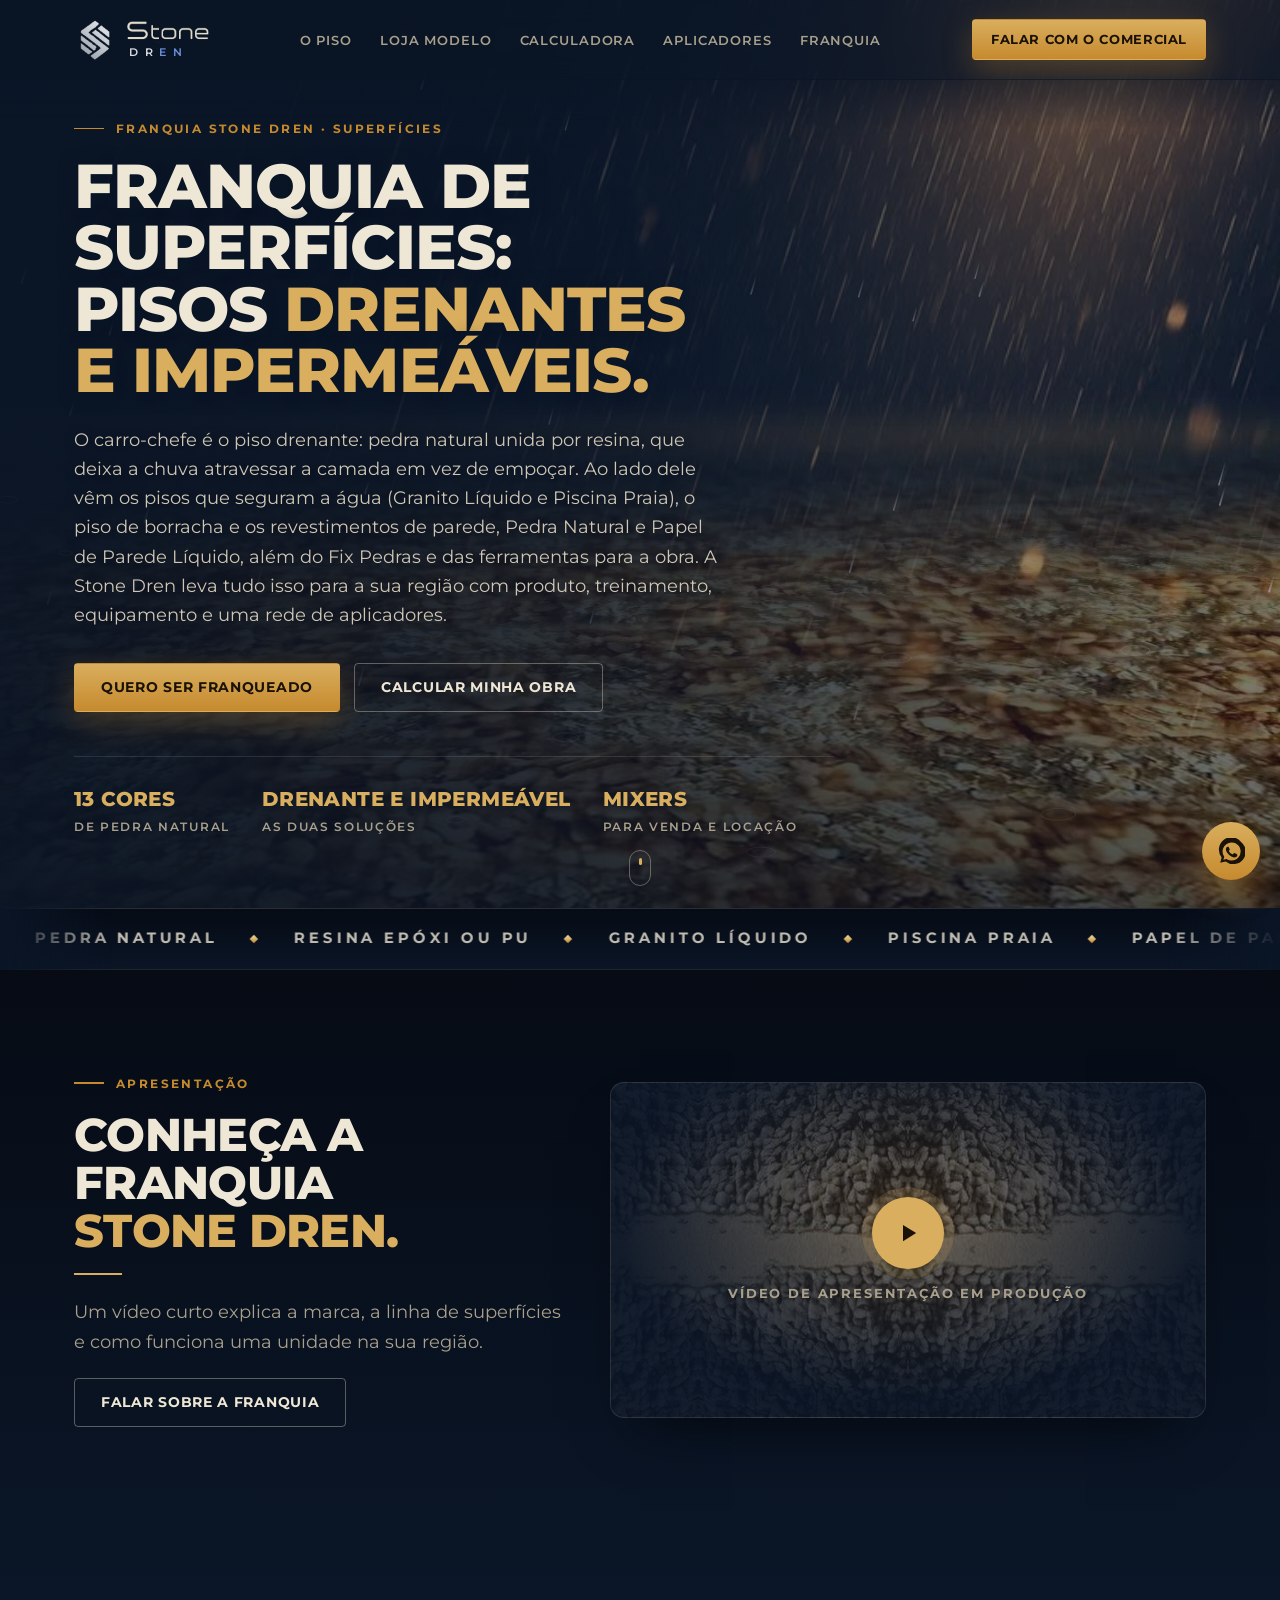
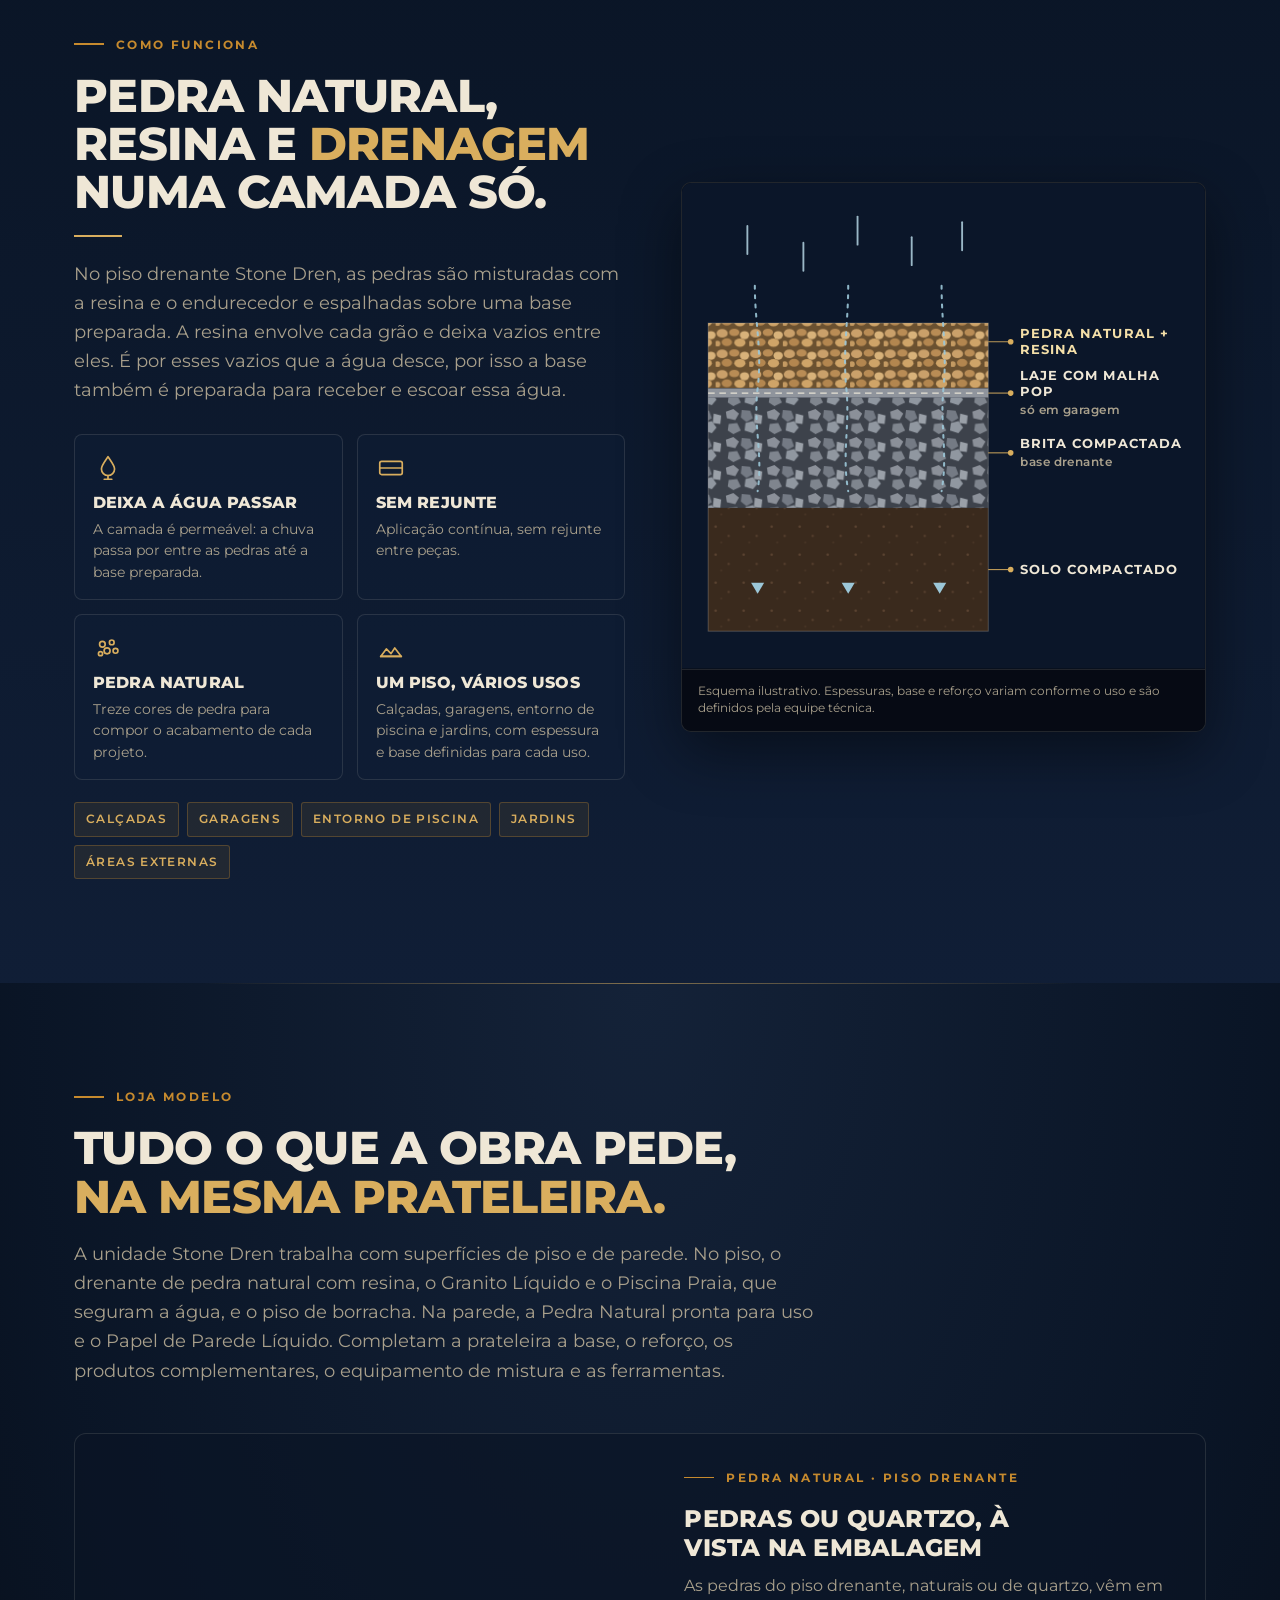
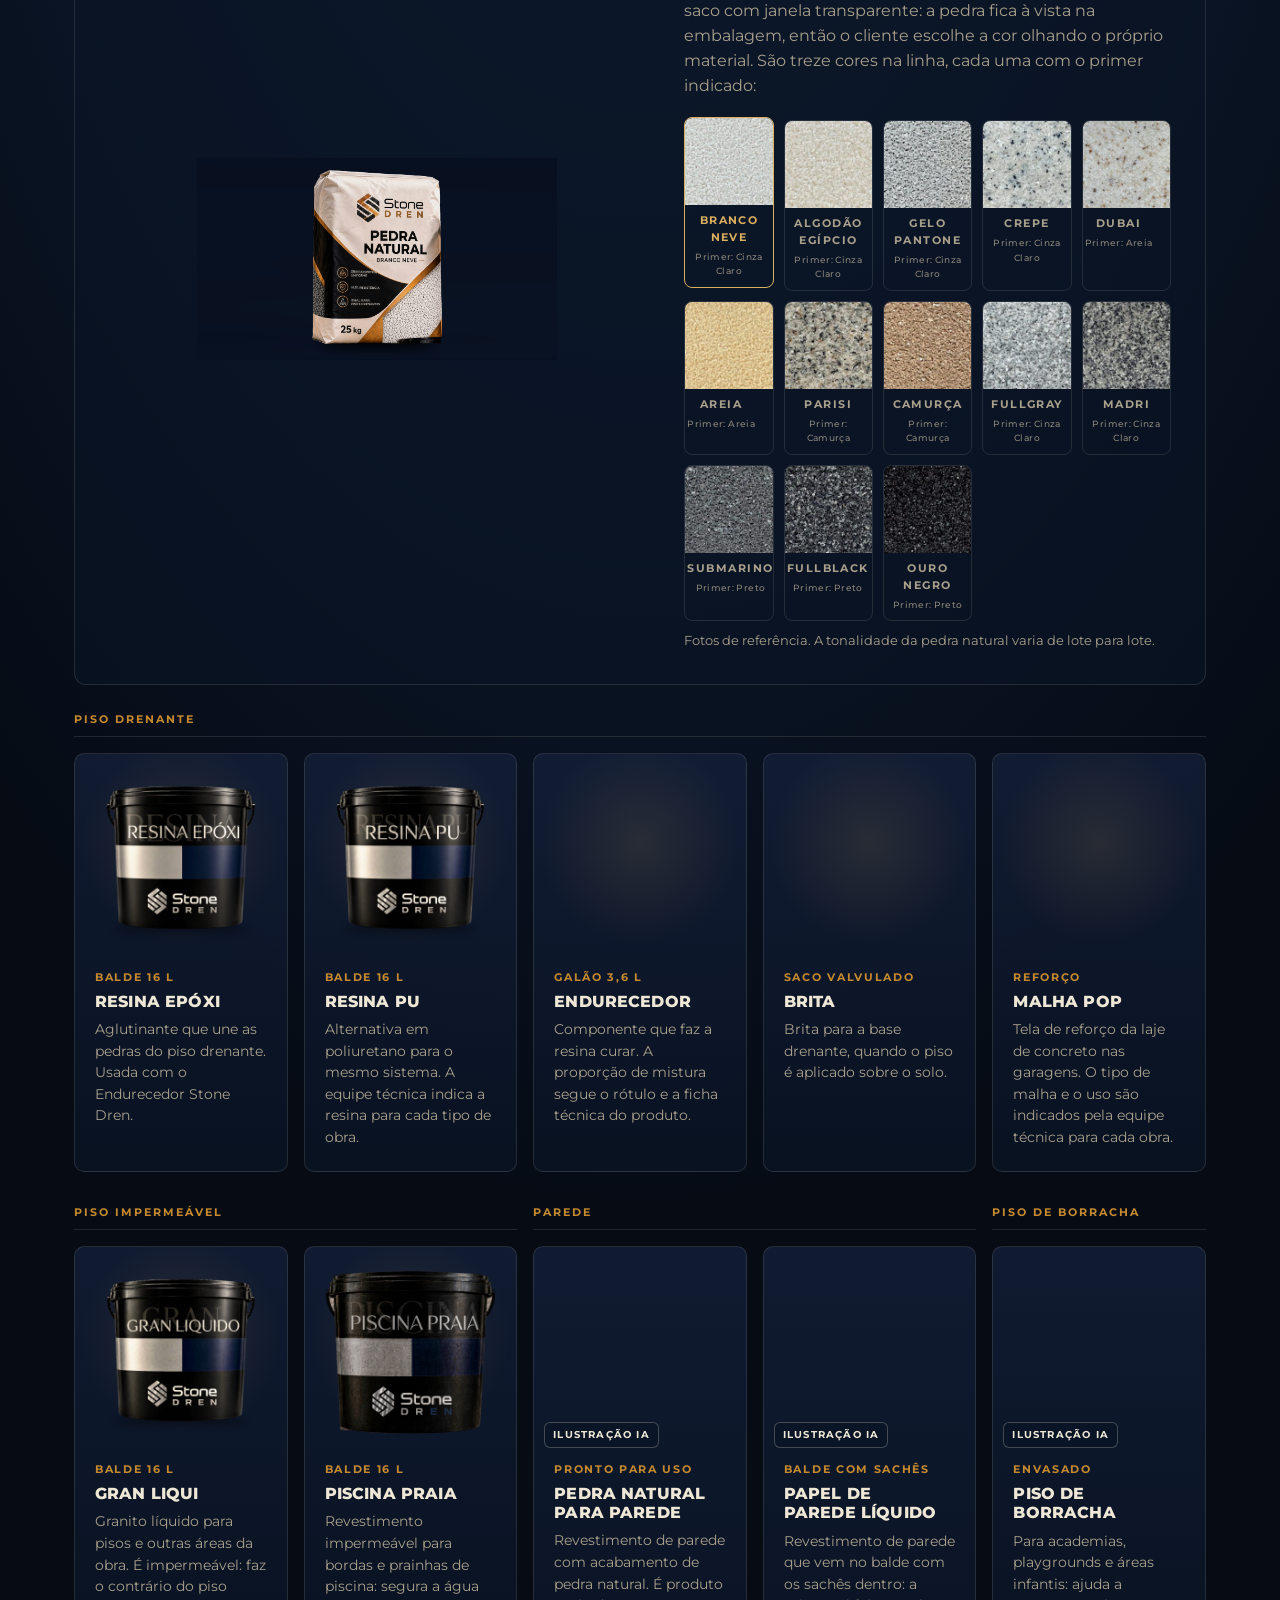
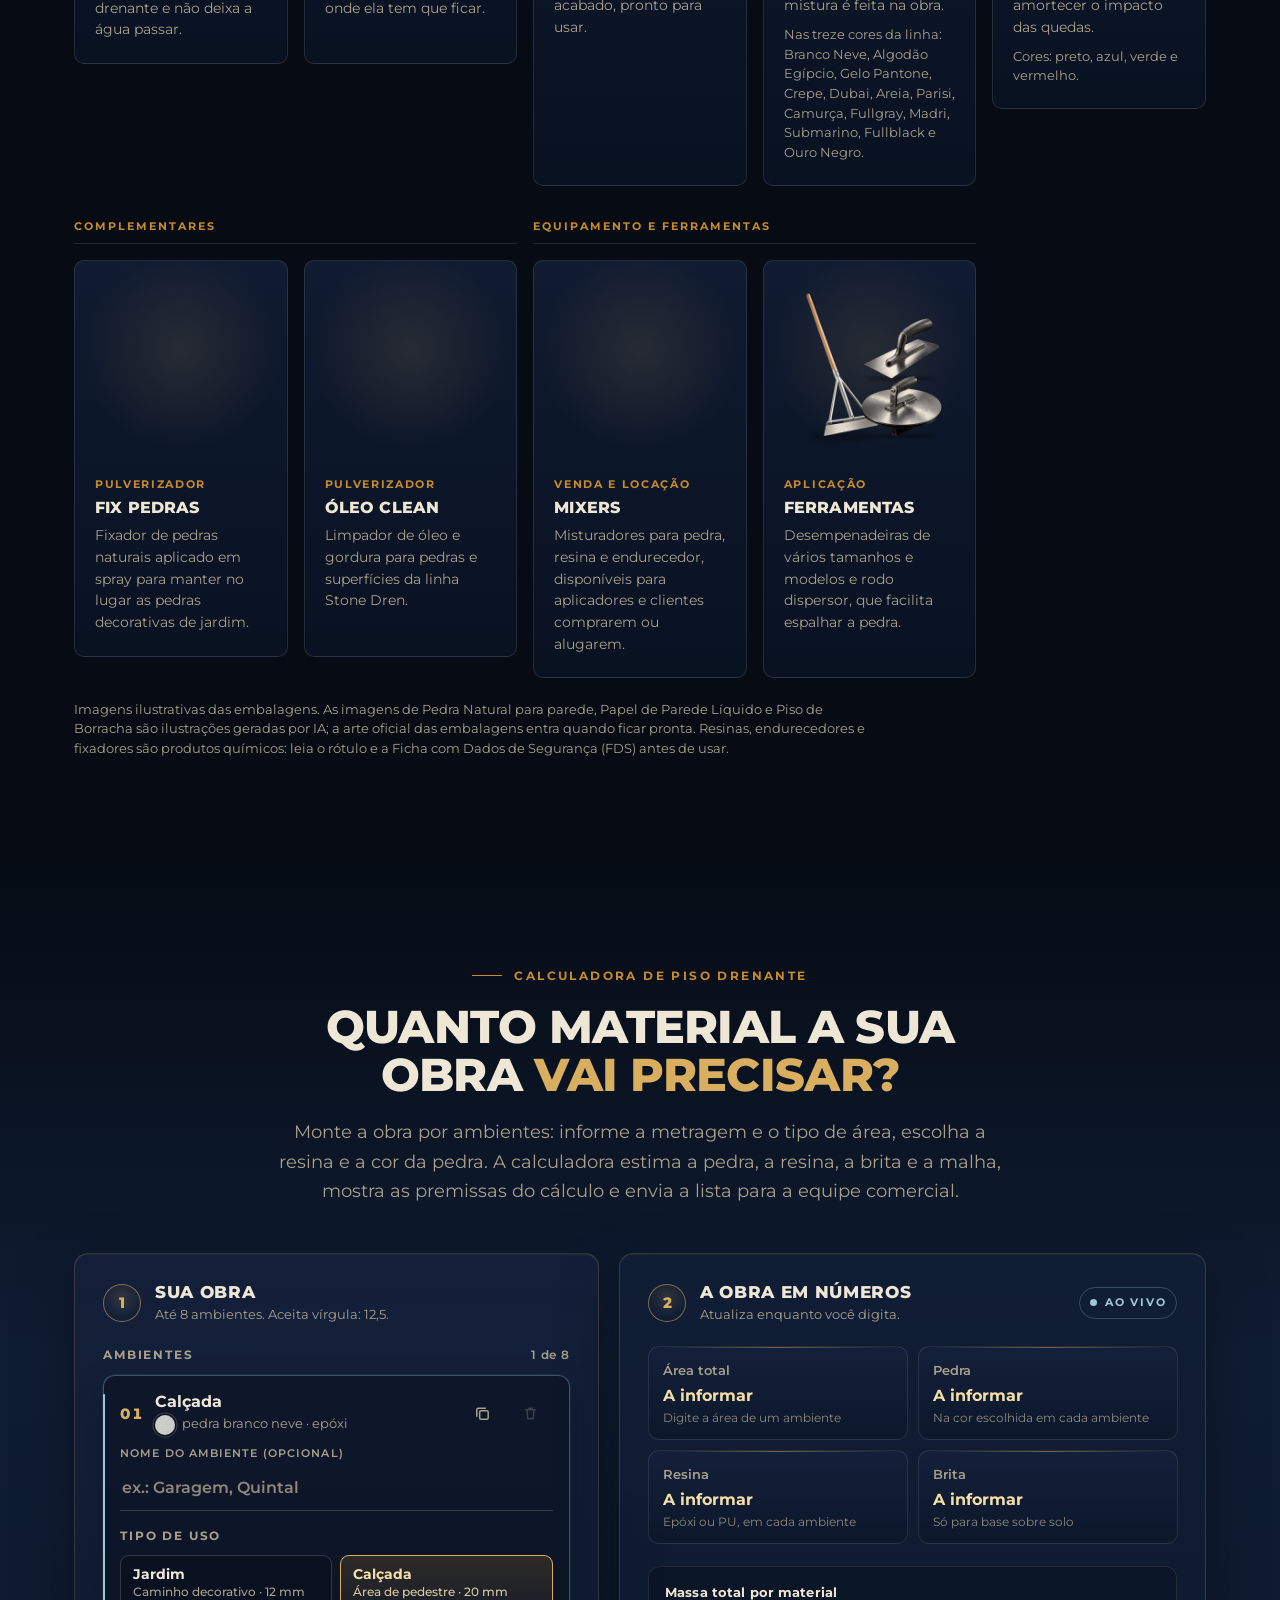
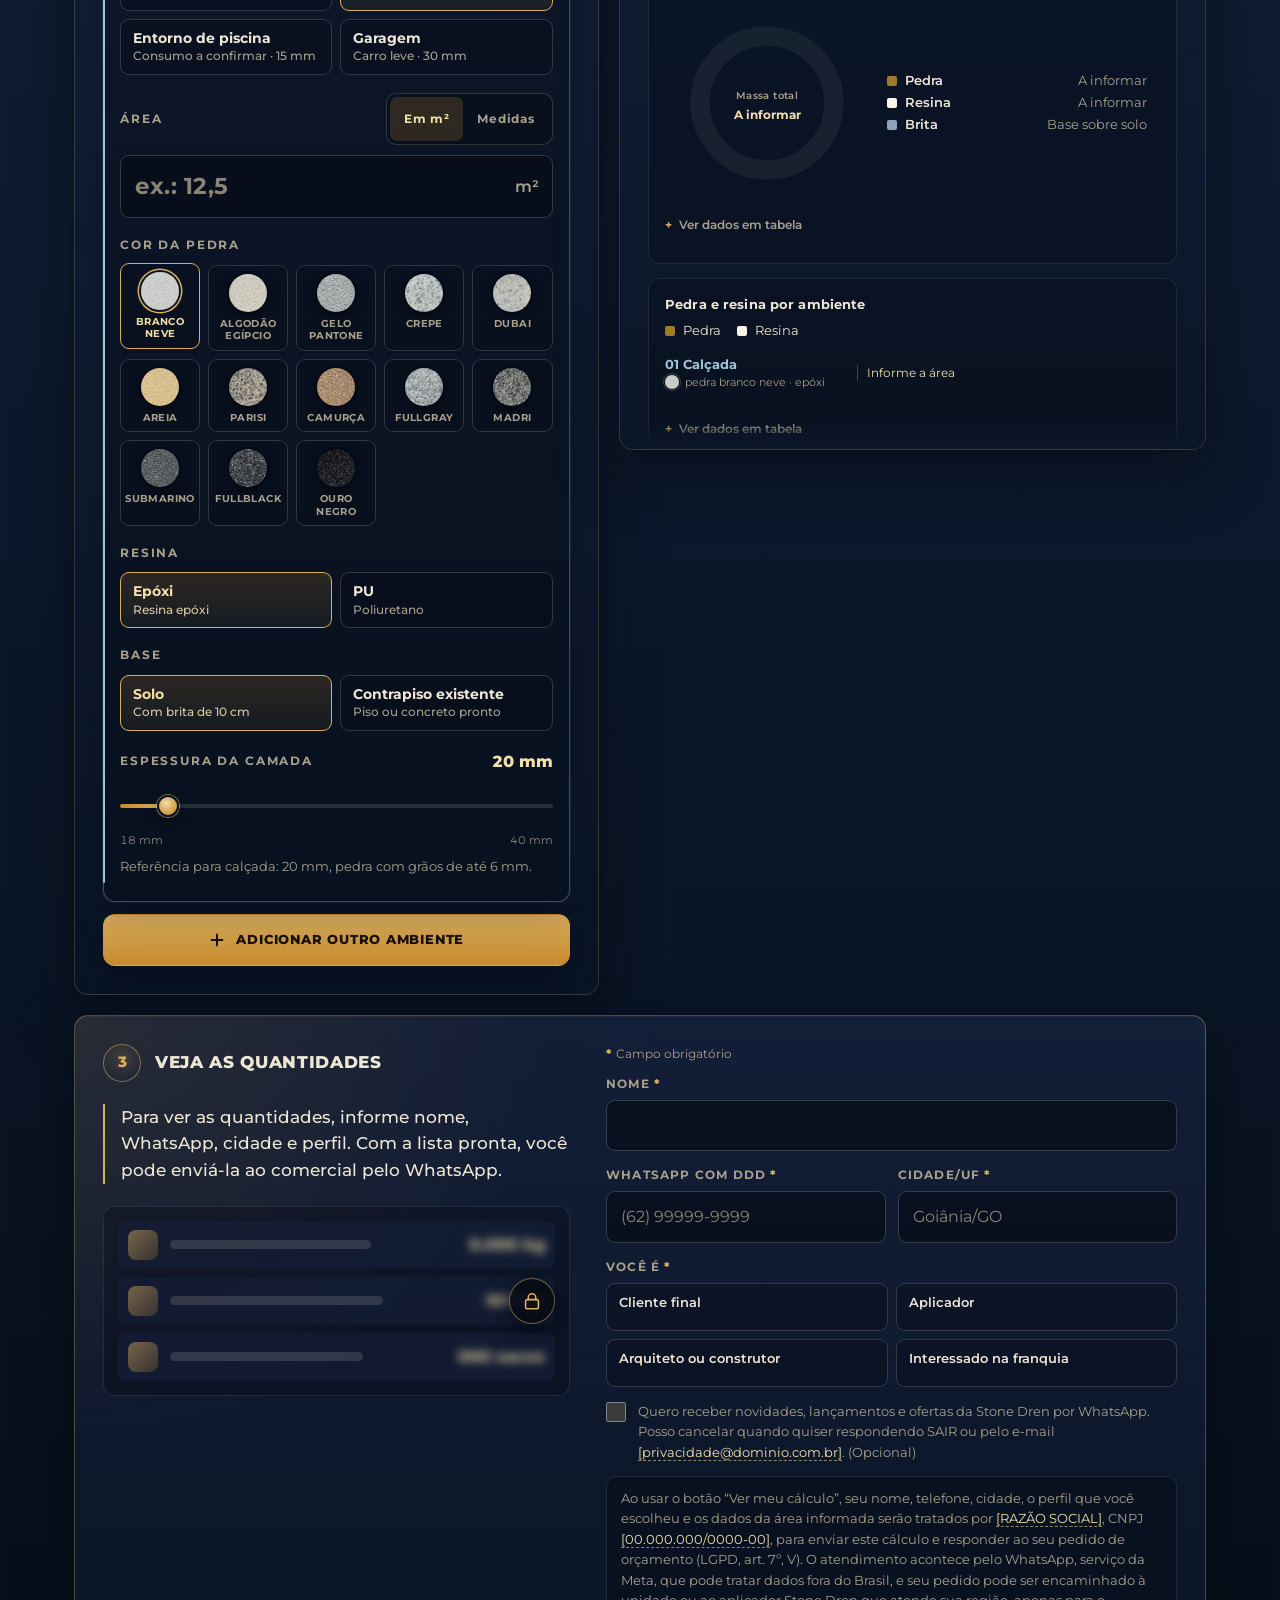
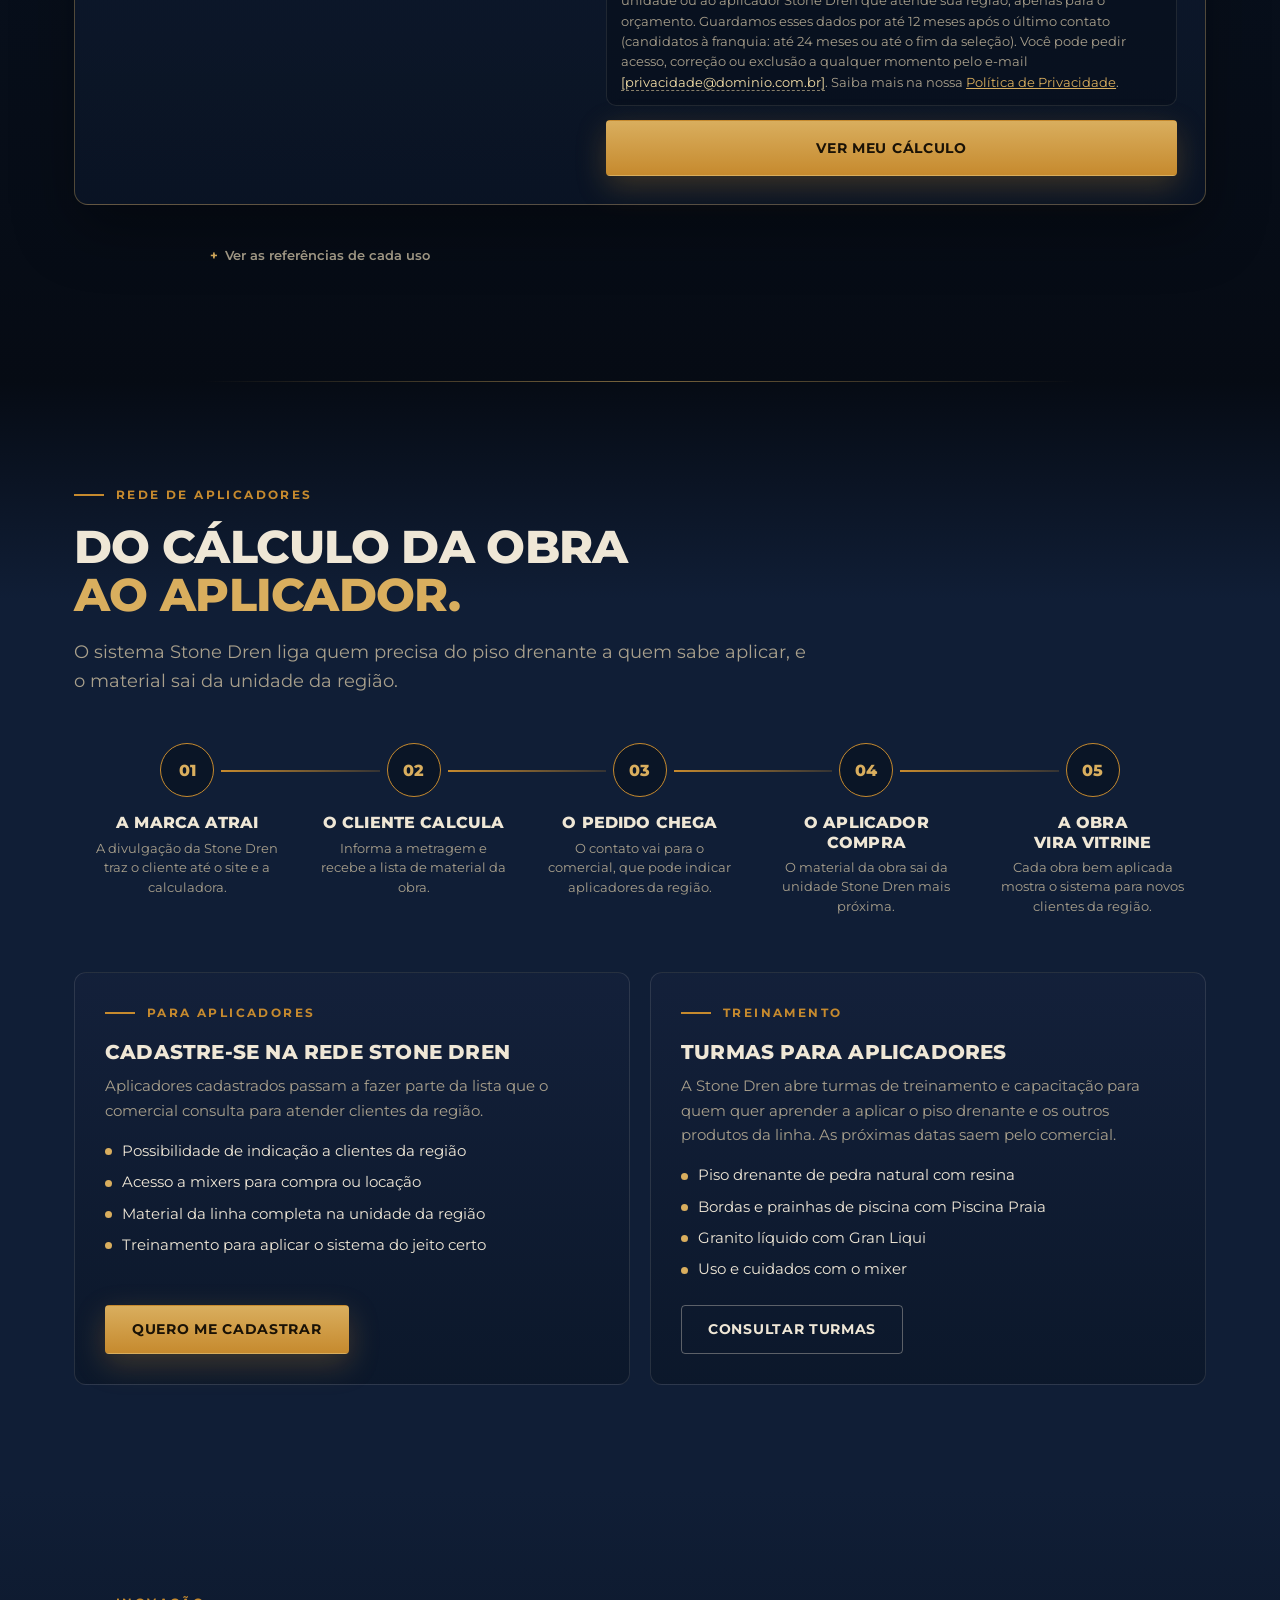
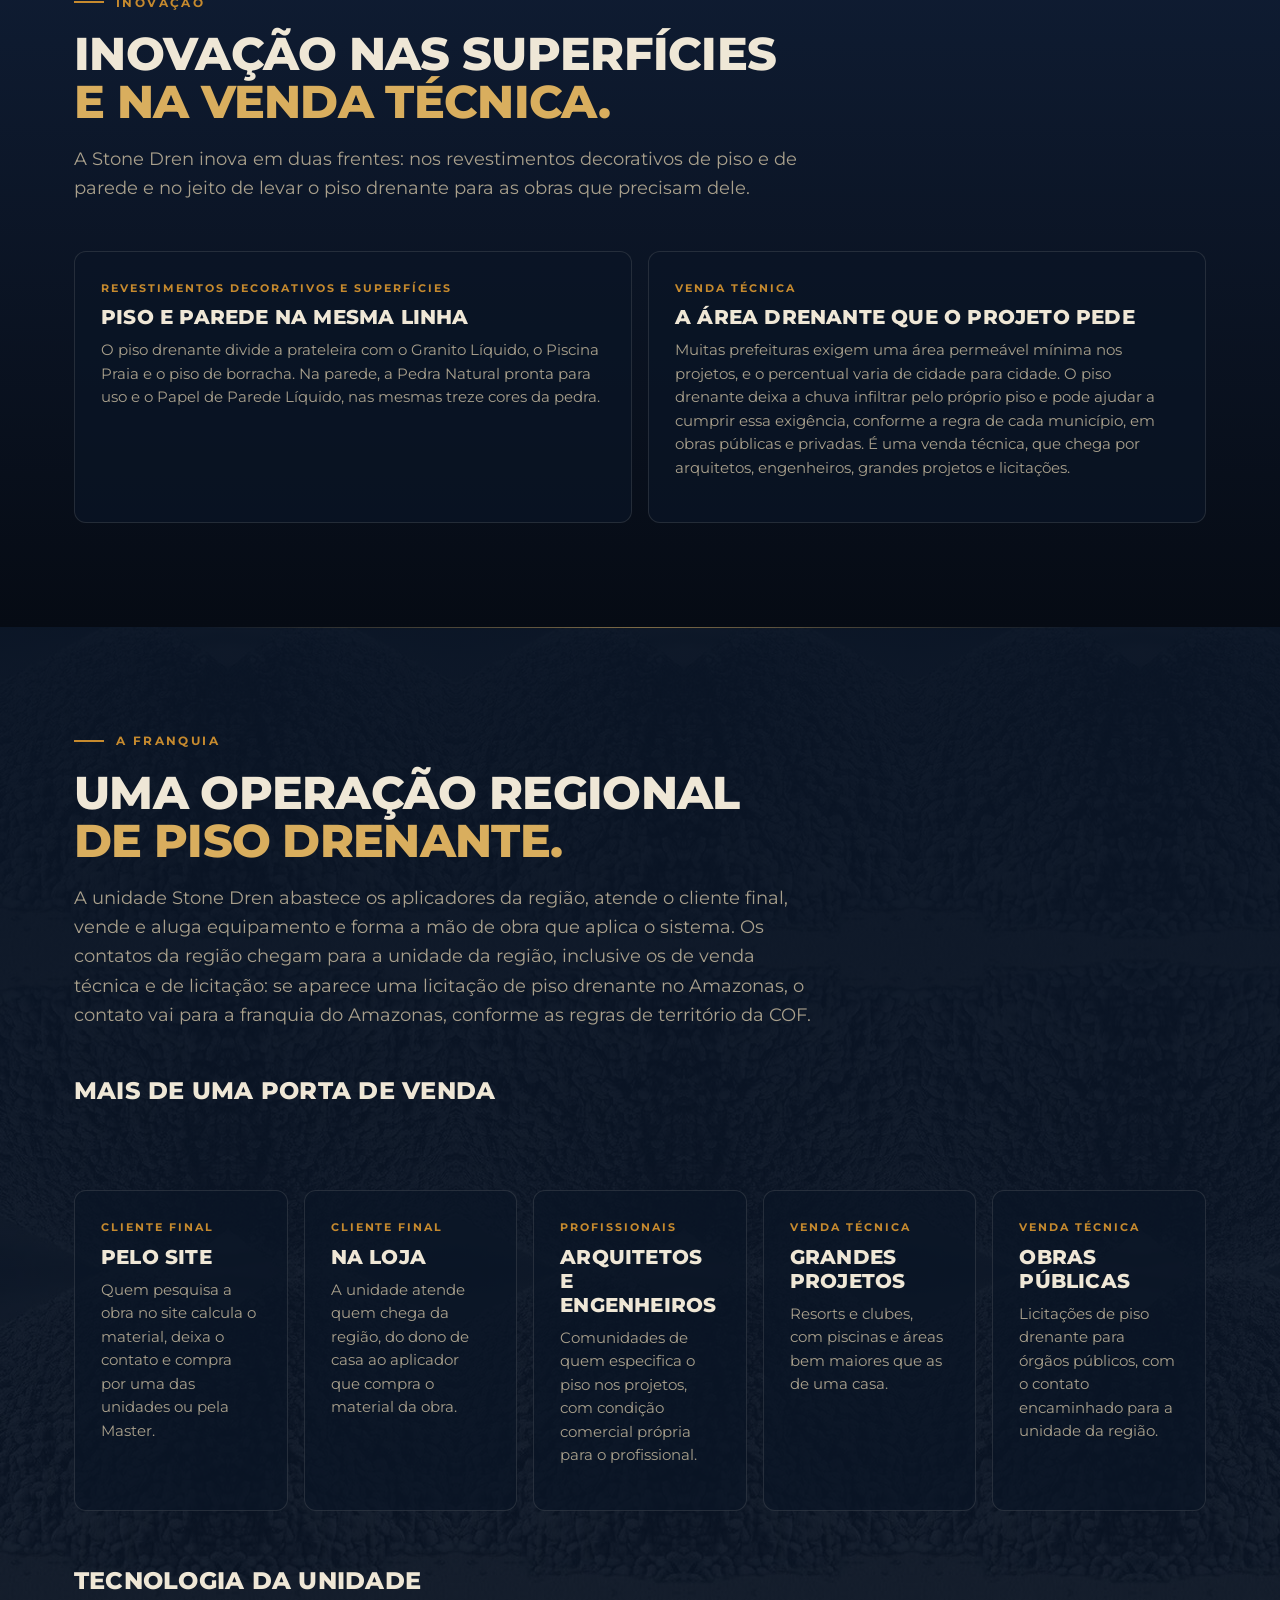
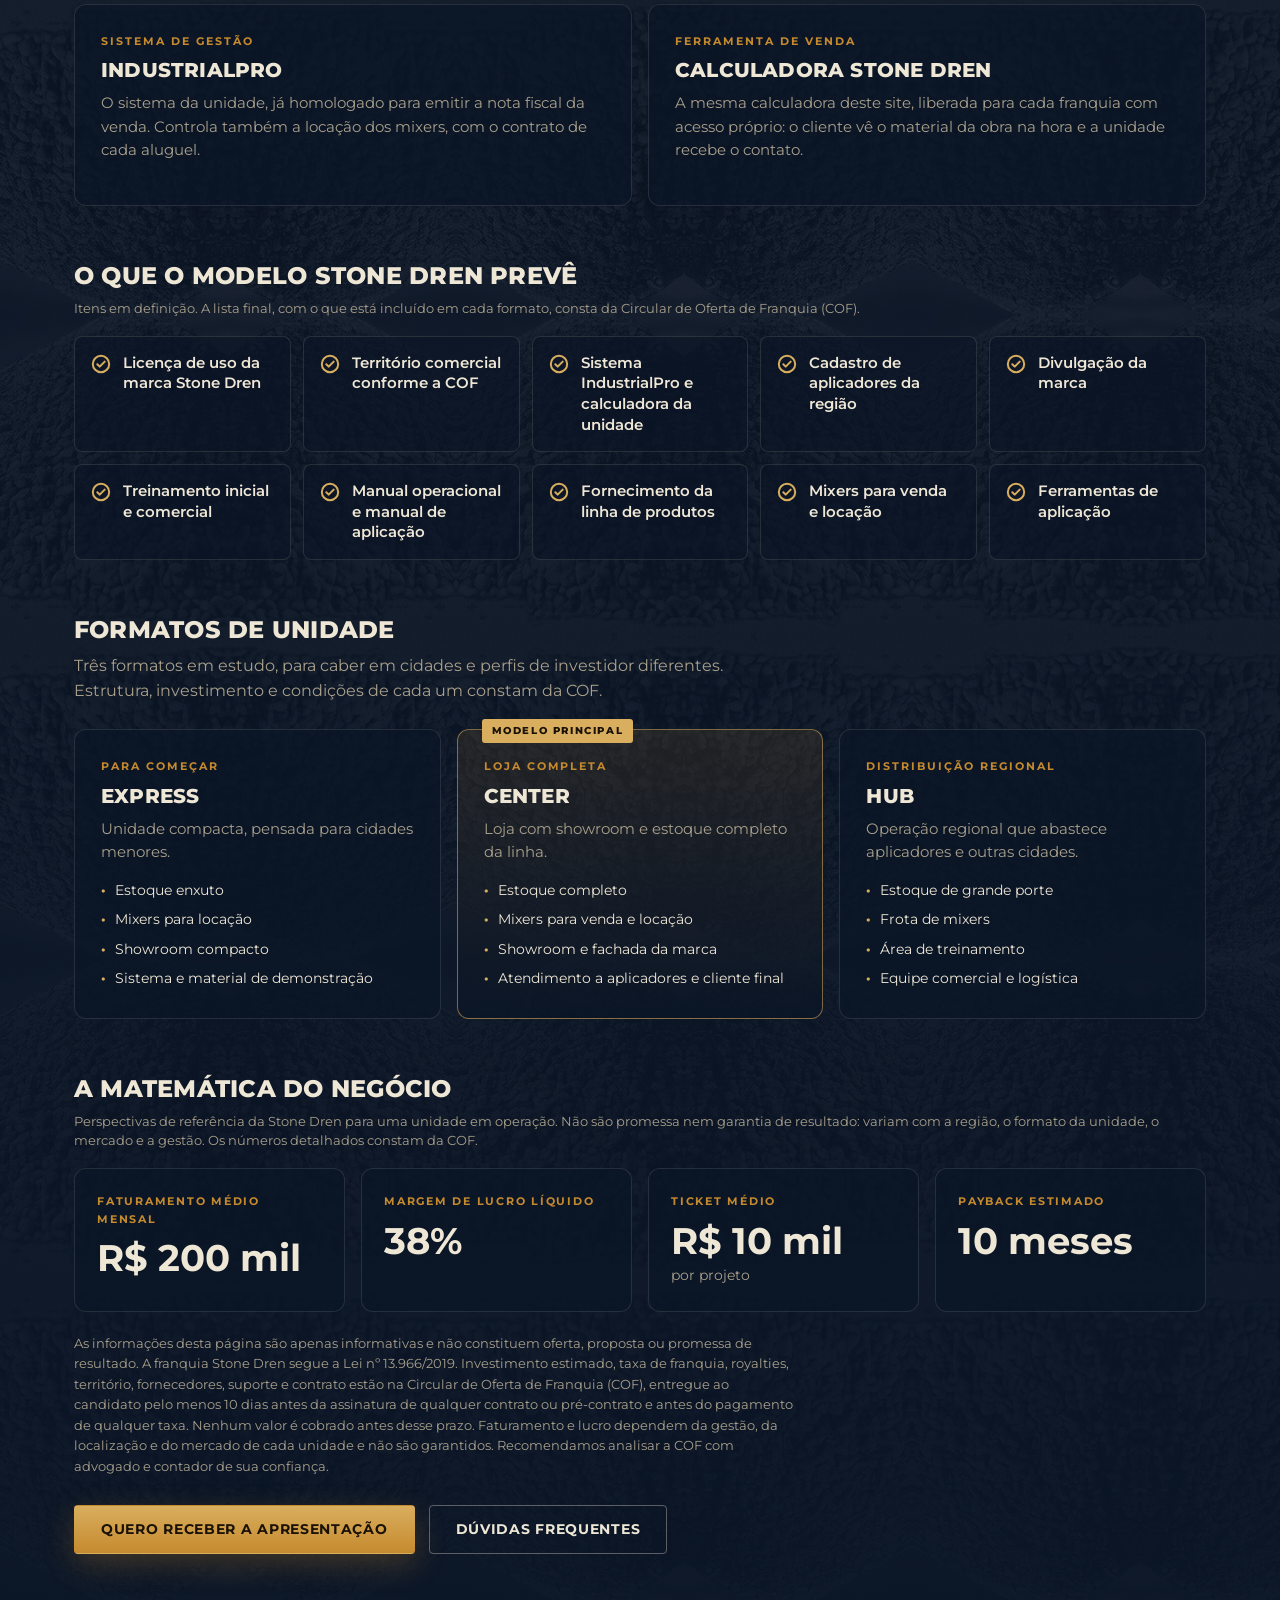
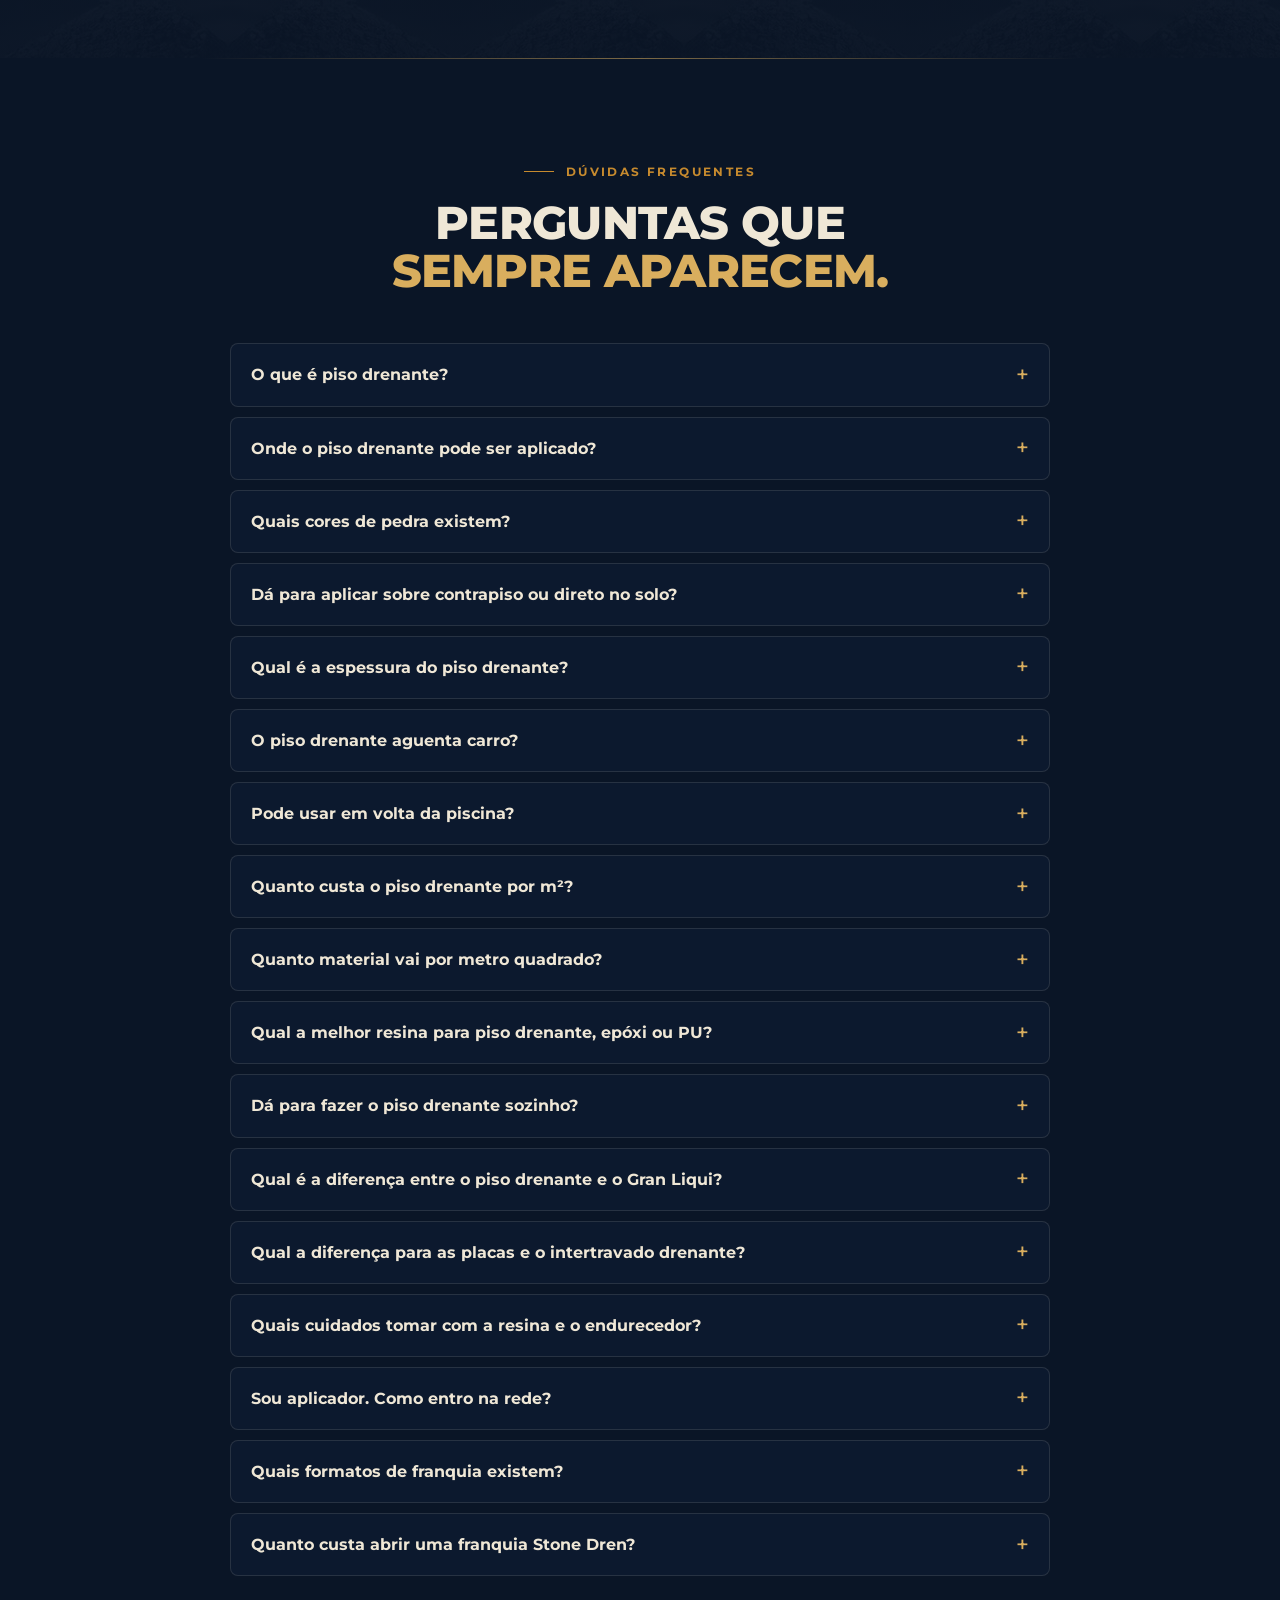
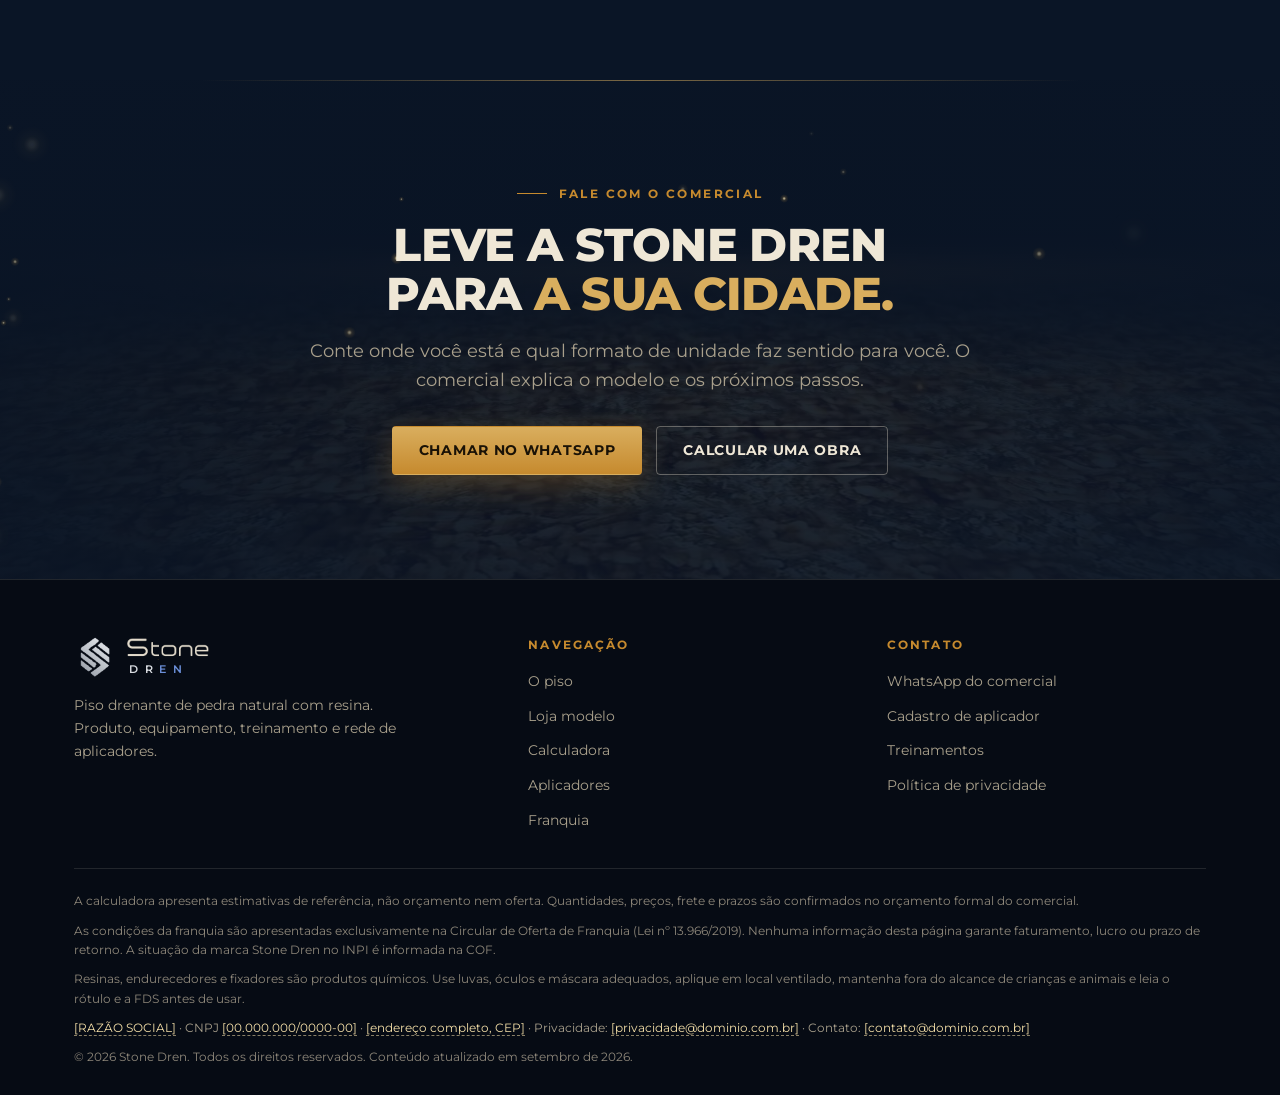
<file: index.html>
<!doctype html>
<html lang="pt-BR">
<head>
<meta charset="utf-8">
<meta name="viewport" content="width=device-width, initial-scale=1">
<title>Piso drenante de pedras naturais e resina | Stone Dren</title>
<meta name="description" content="Franquia de superfícies: piso drenante de pedra natural com resina, em 13 cores, e soluções impermeáveis. Calcule o material e conheça a Stone Dren.">
<meta name="theme-color" content="#0A1526">
<meta property="og:title" content="Piso drenante de pedra natural com resina · Stone Dren">
<meta property="og:description" content="Pedra natural e resina formando um piso permeável. Produto, treinamento e rede de aplicadores para a sua região.">
<meta property="og:type" content="website">
<meta name="robots" content="noindex, nofollow">
<meta property="og:url" content="https://ldsjunior-ui.github.io/stone-dren/">
<meta property="og:site_name" content="Stone Dren">
<meta property="og:locale" content="pt_BR">
<meta property="og:image" content="https://ldsjunior-ui.github.io/stone-dren/img/og-stone-dren.jpg">
<meta property="og:image:type" content="image/jpeg">
<meta property="og:image:width" content="1200">
<meta property="og:image:height" content="630">
<meta property="og:image:alt" content="Piso drenante de pedra natural com a marca Stone Dren e a frase O piso que deixa a chuva passar">
<meta name="twitter:card" content="summary_large_image">
<link rel="icon" href="img/stone-mark-s-128.png" sizes="128x128" type="image/png">
<link rel="apple-touch-icon" href="img/apple-touch-icon.png">
<link rel="preconnect" href="https://fonts.googleapis.com">
<link rel="preconnect" href="https://fonts.gstatic.com" crossorigin>
<link href="https://fonts.googleapis.com/css2?family=Montserrat:wght@400;500;600;700;800&display=swap" rel="stylesheet">
<link rel="preload" as="image" href="img/hero-piso.webp" type="image/webp">
<script type="importmap">{"imports":{"three":"./vendor/three.module.min.js","three/addons/":"./vendor/three-addons/"}}</script>
<script>document.documentElement.classList.add("js")</script>
<link rel="stylesheet" href="styles.css">
<link rel="stylesheet" href="scenes.css">
<link rel="stylesheet" href="calc.css">
<link rel="stylesheet" href="effects.css">
</head>
<body>
<a href="#main" class="skip-link">Pular para o conteúdo</a>
<div class="scroll-progress" aria-hidden="true"><span></span></div>

<header class="site" id="siteHeader">
  <div class="container nav-row">
    <a href="#main" class="lockup" aria-label="Stone Dren, início">
      <img class="mk" src="img/stone-mark-s-128.png" alt="" width="128" height="128">
      <span class="wd"><img src="img/stone-word-66.png" alt="Stone" width="245" height="66"><span>DR<b>EN</b></span></span>
    </a>
    <nav aria-label="Navegação principal">
      <ul class="nav-links" id="navLinks">
        <li><a href="#piso">O piso</a></li>
        <li><a href="#loja">Loja modelo</a></li>
        <li><a href="#calculadora">Calculadora</a></li>
        <li><a href="#rede">Aplicadores</a></li>
        <li><a href="#franquia">Franquia</a></li>
        <li class="nav-wa"><a data-wa="comercial" href="https://wa.me/5561991795986" target="_blank" rel="noopener">Falar com o comercial</a></li>
      </ul>
    </nav>
    <div class="nav-cta">
      <a class="btn btn-gold" data-magnetic data-wa="comercial" href="https://wa.me/5561991795986" target="_blank" rel="noopener">Falar com o comercial</a>
      <button class="nav-toggle" id="navToggle" aria-label="Abrir menu" aria-expanded="false" aria-controls="navLinks">
        <svg viewBox="0 0 24 24" width="24" height="24" fill="none" stroke="currentColor" stroke-width="2" stroke-linecap="round" id="navToggleIcon"><path d="M4 7h16M4 12h16M4 17h16"/></svg>
      </button>
    </div>
  </div>
</header>

<main id="main">

<!-- HERO · #hero3d é a cena Three.js (scenes.js); #hero-rain é o fallback 2D (hero.js) -->
<section class="hero" id="topo" aria-label="Apresentação" data-spotlight>
  <canvas id="hero3d" aria-hidden="true"></canvas>
  <canvas id="hero-rain" aria-hidden="true"></canvas>
  <video id="hero-loop" class="hero-loop" muted loop playsinline preload="none" aria-hidden="true" tabindex="-1" disablepictureinpicture disableremoteplayback></video>
  <div class="container">
    <div class="hero-inner">
      <p class="eyebrow">Franquia Stone Dren · Superfícies</p>
      <h1 data-split class="fx-split" aria-label="Franquia de superfícies: pisos drenantes e impermeáveis."><span class="fx-w" aria-hidden="true"><span class="fx-wi" style="--i:0">Franquia</span></span> <span class="fx-w" aria-hidden="true"><span class="fx-wi" style="--i:1">de</span></span> <span class="fx-w" aria-hidden="true"><span class="fx-wi" style="--i:2">superfícies:</span></span> <span class="fx-w" aria-hidden="true"><span class="fx-wi" style="--i:3">pisos</span></span> <em><span class="fx-w" aria-hidden="true"><span class="fx-wi" style="--i:4">drenantes</span></span> <span class="fx-w" aria-hidden="true"><span class="fx-wi" style="--i:5">e&nbsp;impermeáveis.</span></span></em></h1>
      <p class="lede">O carro-chefe é o piso drenante: pedra natural unida por resina, que deixa a chuva atravessar a camada em vez de empoçar. Ao lado dele vêm os pisos que seguram a água (Granito Líquido e Piscina Praia), o piso de borracha e os revestimentos de parede, Pedra Natural e Papel de Parede Líquido, além do Fix Pedras e das ferramentas para a obra. A Stone Dren leva tudo isso para a sua região com produto, treinamento, equipamento e uma rede de aplicadores.</p>
      <div class="btn-row">
        <a class="btn btn-gold" data-magnetic data-wa="franquia" href="https://wa.me/5561991795986" target="_blank" rel="noopener">Quero ser franqueado</a>
        <a class="btn btn-ghost" data-magnetic href="#calculadora">Calcular minha obra</a>
      </div>
      <div class="hero-meta">
        <div><b>13 cores</b>de pedra natural</div>
        <div><b>Drenante e impermeável</b>as duas soluções</div>
        <div><b>Mixers</b>para venda e locação</div>
      </div>
    </div>
  </div>
  <span class="scroll-cue" aria-hidden="true"></span>
</section>

<!-- faixa corrida (effects.js / effects.css) -->
<div class="marquee" aria-hidden="true">
  <div class="marquee-track">
    <span>Pedra natural</span><span>Resina epóxi ou PU</span><span>Granito Líquido</span><span>Piscina Praia</span><span>Papel de Parede Líquido</span><span>Piso de borracha</span><span>Calçadas</span><span>Garagens</span><span>Entorno de piscina</span><span>Jardins</span><span>Mixers</span><span>Treinamento</span><span>Rede de aplicadores</span>
  </div>
</div>

<!-- VÍDEO DE APRESENTAÇÃO · o vídeo entra no lugar do aviso quando chegar -->
<section class="apresentacao" id="apresentacao" aria-labelledby="aprTitulo">
  <div class="container apr-grid">
    <div data-reveal>
      <p class="eyebrow">Apresentação</p>
      <h2 id="aprTitulo" data-split class="fx-split" aria-label="Conheça a franquia Stone Dren."><span class="fx-w" aria-hidden="true"><span class="fx-wi" style="--i:0">Conheça</span></span> <span class="fx-w" aria-hidden="true"><span class="fx-wi" style="--i:1">a</span></span> <span class="fx-w" aria-hidden="true"><span class="fx-wi" style="--i:2">franquia</span></span> <em><span class="fx-w" aria-hidden="true"><span class="fx-wi" style="--i:3">Stone&nbsp;Dren.</span></span></em></h2>
      <div class="hrule"></div>
      <p class="lede">Um vídeo curto explica a marca, a linha de superfícies e como funciona uma unidade na sua região.</p>
      <a class="btn btn-ghost" data-magnetic data-wa="franquia" href="https://wa.me/5561991795986" target="_blank" rel="noopener">Falar sobre a franquia</a>
    </div>
    <div class="apr-video" data-reveal>
      <div class="apr-frame" role="img" aria-label="Espaço do vídeo de apresentação da franquia, vídeo em produção">
        <span class="apr-play" aria-hidden="true"><svg viewBox="0 0 24 24" width="30" height="30"><path d="M8 5.5v13l10.5-6.5z" fill="currentColor"/></svg></span>
        <p>Vídeo de apresentação em produção</p>
      </div>
    </div>
  </div>
</section>

<!-- O PISO · #layers3d é o corte 3D explodido (scenes.js); o SVG abaixo é o fallback -->
<section class="piso" id="piso">
  <div class="container piso-grid">
    <div data-reveal>
      <p class="eyebrow">Como funciona</p>
      <h2 data-split class="fx-split" aria-label="Pedra natural, resina e drenagem numa camada só."><span class="fx-w" aria-hidden="true"><span class="fx-wi" style="--i:0">Pedra</span></span> <span class="fx-w" aria-hidden="true"><span class="fx-wi" style="--i:1">natural,</span></span> <span class="fx-w" aria-hidden="true"><span class="fx-wi" style="--i:2">resina</span></span> <span class="fx-w" aria-hidden="true"><span class="fx-wi" style="--i:3">e</span></span> <em><span class="fx-w" aria-hidden="true"><span class="fx-wi" style="--i:4">drenagem</span></span></em> <span class="fx-w" aria-hidden="true"><span class="fx-wi" style="--i:5">numa&nbsp;camada</span></span> <span class="fx-w" aria-hidden="true"><span class="fx-wi" style="--i:6">só.</span></span></h2>
      <div class="hrule"></div>
      <p class="lede">No piso drenante Stone Dren, as pedras são misturadas com a resina e o endurecedor e espalhadas sobre uma base preparada. A resina envolve cada grão e deixa vazios entre eles. É por esses vazios que a água desce, por isso a base também é preparada para receber e escoar essa água.</p>
      <div class="benefits">
        <div class="benefit" data-tilt>
          <svg class="ic" viewBox="0 0 32 32" fill="none" stroke="currentColor" stroke-width="1.8" stroke-linecap="round" stroke-linejoin="round" aria-hidden="true"><path d="M16 4c-4 6-7 9.5-7 13a7 7 0 0 0 14 0c0-3.5-3-7-7-13z"/><path d="M12 28h8"/><path d="M16 24v4"/></svg>
          <h3>Deixa a água passar</h3>
          <p>A camada é permeável: a chuva passa por entre as pedras até a base preparada.</p>
        </div>
        <div class="benefit" data-tilt>
          <svg class="ic" viewBox="0 0 32 32" fill="none" stroke="currentColor" stroke-width="1.8" stroke-linecap="round" stroke-linejoin="round" aria-hidden="true"><rect x="4" y="9" width="24" height="14" rx="2"/><path d="M4 16h24"/></svg>
          <h3>Sem rejunte</h3>
          <p>Aplicação contínua, sem rejunte entre peças.</p>
        </div>
        <div class="benefit" data-tilt>
          <svg class="ic" viewBox="0 0 32 32" fill="none" stroke="currentColor" stroke-width="1.8" stroke-linecap="round" stroke-linejoin="round" aria-hidden="true"><circle cx="10" cy="12" r="3"/><circle cx="20" cy="10" r="2.5"/><circle cx="15" cy="19" r="3.2"/><circle cx="24" cy="19" r="2.6"/><circle cx="8" cy="22" r="2.2"/></svg>
          <h3>Pedra natural</h3>
          <p>Treze cores de pedra para compor o acabamento de cada projeto.</p>
        </div>
        <div class="benefit" data-tilt>
          <svg class="ic" viewBox="0 0 32 32" fill="none" stroke="currentColor" stroke-width="1.8" stroke-linecap="round" stroke-linejoin="round" aria-hidden="true"><path d="M5 25l6-8 5 5 4-6 7 9z"/><path d="M5 25h22"/></svg>
          <h3>Um piso, vários usos</h3>
          <p>Calçadas, garagens, entorno de piscina e jardins, com espessura e base definidas para cada uso.</p>
        </div>
      </div>
      <div class="uses" aria-label="Onde aplicar">
        <span class="chip">Calçadas</span><span class="chip">Garagens</span><span class="chip">Entorno de piscina</span><span class="chip">Jardins</span><span class="chip">Áreas externas</span>
      </div>
    </div>
    <figure class="layers" id="layersFig" data-reveal aria-label="Corte das camadas do piso drenante">
      <canvas id="layers3d" aria-hidden="true"></canvas>
      <div class="layers-fb">
        <svg class="layers-svg" viewBox="0 0 560 520" role="img" aria-labelledby="layersTitle">
          <title id="layersTitle">Corte do piso: pedra com resina por cima, laje com malha POP só em garagem, brita compactada e solo, com a água atravessando as camadas</title>
          <defs>
            <pattern id="ly-stone" width="36" height="22" patternUnits="userSpaceOnUse">
              <rect width="36" height="22" fill="#6b5130"/>
              <ellipse cx="7" cy="7" rx="6" ry="4.6" fill="#caa06a"/><ellipse cx="20" cy="6" rx="5.5" ry="4" fill="#b98c55"/><ellipse cx="31" cy="9" rx="5" ry="4.4" fill="#d8b27a"/>
              <ellipse cx="12" cy="16.5" rx="5.6" ry="4.2" fill="#b3864f"/><ellipse cx="26" cy="17" rx="6" ry="4.4" fill="#cfa468"/><ellipse cx="2" cy="18" rx="3" ry="3" fill="#c49a62"/>
            </pattern>
            <pattern id="ly-brita" width="44" height="30" patternUnits="userSpaceOnUse">
              <rect width="44" height="30" fill="#3d424b"/>
              <path d="M3 5l8-3 6 5-4 7-9-2z" fill="#8b9099"/><path d="M20 3l9 1 3 8-7 4-6-5z" fill="#747a84"/><path d="M34 7l8 2-1 9-8-1z" fill="#9aa0a8"/>
              <path d="M6 18l9-1 4 8-8 4-6-4z" fill="#7f858e"/><path d="M24 17l8-2 5 7-5 6-9-3z" fill="#9097a0"/>
            </pattern>
            <pattern id="ly-soil" width="30" height="30" patternUnits="userSpaceOnUse">
              <rect width="30" height="30" fill="#3a2a1d"/><circle cx="6" cy="8" r="1.4" fill="#5a4230"/><circle cx="20" cy="18" r="1.2" fill="#5a4230"/><circle cx="12" cy="25" r="1" fill="#4b3727"/>
            </pattern>
          </defs>
          <rect width="560" height="520" fill="#0b1629"/>
          <rect x="28" y="150" width="300" height="70" fill="url(#ly-stone)"/>
          <rect x="28" y="220" width="300" height="10" fill="#8f949c"/>
          <path d="M28 225h300" stroke="#e8e3d6" stroke-width="1.4" stroke-dasharray="7 5"/>
          <rect x="28" y="230" width="300" height="118" fill="url(#ly-brita)"/>
          <rect x="28" y="348" width="300" height="132" fill="url(#ly-soil)"/>
          <rect x="28" y="150" width="300" height="330" fill="none" stroke="rgba(239,231,214,.25)"/>
          <g class="lv-rain" stroke="#bfe0ee" stroke-width="2" stroke-linecap="round" stroke-opacity=".8">
            <path d="M70 46v30"/><path d="M130 64v30"/><path d="M188 36v30"/><path d="M246 58v30"/><path d="M300 42v30"/>
          </g>
          <g fill="none" stroke="#9cc7d8" stroke-width="2.2" stroke-linecap="round" stroke-dasharray="3 7" opacity=".9">
            <path d="M78 110c0 40 8 70 3 110s6 70 0 110"/>
            <path d="M178 110c0 40-6 70-2 110s-5 70 2 110"/>
            <path d="M278 110c0 40 6 70 2 110s5 70-2 110"/>
          </g>
          <g fill="#9cc7d8"><path d="M81 440l-7-12h14z"/><path d="M178 440l-7-12h14z"/><path d="M276 440l-7-12h14z"/></g>
          <g class="lv-lead" stroke="rgba(217,174,94,.85)" stroke-width="1.2" fill="none">
            <path d="M328 170h24"/><path d="M328 225h24"/><path d="M328 289h24"/><path d="M328 414h24"/>
          </g>
          <g class="lv-lead" fill="#D9AE5E"><circle cx="352" cy="170" r="3"/><circle cx="352" cy="225" r="3"/><circle cx="352" cy="289" r="3"/><circle cx="352" cy="414" r="3"/></g>
        </svg>
        <ol class="layers-legend" aria-hidden="true">
          <li style="--y:170"><b>Pedra natural + resina</b></li>
          <li style="--y:225"><b>Laje com malha POP</b><span>só em garagem</span></li>
          <li style="--y:289"><b>Brita compactada</b><span>base drenante</span></li>
          <li style="--y:414"><b>Solo compactado</b></li>
        </ol>
      </div>
      <figcaption class="layers-cap">Esquema ilustrativo. Espessuras, base e reforço variam conforme o uso e são definidos pela equipe técnica.</figcaption>
    </figure>
  </div>
</section>

<!-- LOJA MODELO -->
<section class="loja" id="loja">
  <div class="container">
    <div class="sec-head" data-reveal>
      <p class="eyebrow">Loja modelo</p>
      <h2 data-split class="fx-split" aria-label="Tudo o que a obra pede, na mesma prateleira."><span class="fx-w" aria-hidden="true"><span class="fx-wi" style="--i:0">Tudo</span></span> <span class="fx-w" aria-hidden="true"><span class="fx-wi" style="--i:1">o</span></span> <span class="fx-w" aria-hidden="true"><span class="fx-wi" style="--i:2">que</span></span> <span class="fx-w" aria-hidden="true"><span class="fx-wi" style="--i:3">a&nbsp;obra</span></span> <span class="fx-w" aria-hidden="true"><span class="fx-wi" style="--i:4">pede,</span></span> <em><span class="fx-w" aria-hidden="true"><span class="fx-wi" style="--i:5">na&nbsp;mesma</span></span> <span class="fx-w" aria-hidden="true"><span class="fx-wi" style="--i:6">prateleira.</span></span></em></h2>
      <p class="lede">A unidade Stone Dren trabalha com superfícies de piso e de parede. No piso, o drenante de pedra natural com resina, o Granito Líquido e o Piscina Praia, que seguram a água, e o piso de borracha. Na parede, a Pedra Natural pronta para uso e o Papel de Parede Líquido. Completam a prateleira a base, o reforço, os produtos complementares, o equipamento de mistura e as ferramentas.</p>
    </div>

    <div class="stones" data-reveal>
      <div class="bag" id="bagStage" data-tilt data-tilt-strong>
        <div data-bag="branco-neve"><img src="img/saco-pedra-branco-neve.png?v=real1" alt="Saco Stone DREN pedra natural Branco Neve" width="1280" height="720" decoding="async"></div>
        <div data-bag="algodao-egipcio" hidden><img src="img/saco-pedra-algodao-egipcio.png?v=real1" alt="Saco Stone DREN pedra natural Algodão Egípcio" width="1280" height="720" decoding="async" loading="lazy"></div>
        <div data-bag="gelo-pantone" hidden><img src="img/saco-pedra-gelo-pantone.png?v=real1" alt="Saco Stone DREN pedra natural Gelo Pantone" width="1280" height="720" decoding="async" loading="lazy"></div>
        <div data-bag="crepe" hidden><img src="img/saco-pedra-crepe.png?v=real1" alt="Saco Stone DREN pedra natural Crepe" width="1280" height="720" decoding="async" loading="lazy"></div>
        <div data-bag="dubai" hidden><img src="img/saco-pedra-dubai.png?v=real1" alt="Saco Stone DREN pedra natural Dubai" width="1280" height="720" decoding="async" loading="lazy"></div>
        <div data-bag="areia" hidden><img src="img/saco-pedra-areia.png?v=real1" alt="Saco Stone DREN pedra natural Areia" width="1280" height="720" decoding="async" loading="lazy"></div>
        <div data-bag="parisi" hidden><img src="img/saco-pedra-parisi.png?v=real1" alt="Saco Stone DREN pedra natural Parisi" width="1280" height="720" decoding="async" loading="lazy"></div>
        <div data-bag="camurca" hidden><img src="img/saco-pedra-camurca.png?v=real1" alt="Saco Stone DREN pedra natural Camurça" width="1280" height="720" decoding="async" loading="lazy"></div>
        <div data-bag="fullgray" hidden><img src="img/saco-pedra-fullgray.png?v=real2" alt="Saco Stone DREN pedra natural Fullgray" width="1280" height="720" decoding="async" loading="lazy"></div>
        <div data-bag="madri" hidden><img src="img/saco-pedra-madri.png?v=real1" alt="Saco Stone DREN pedra natural Madri" width="1280" height="720" decoding="async" loading="lazy"></div>
        <div data-bag="submarino" hidden><img src="img/saco-pedra-submarino.png?v=real1" alt="Saco Stone DREN pedra natural Submarino" width="1280" height="720" decoding="async" loading="lazy"></div>
        <div data-bag="fullblack" hidden><img src="img/saco-pedra-fullblack.png?v=real1" alt="Saco Stone DREN pedra natural Fullblack" width="1280" height="720" decoding="async" loading="lazy"></div>
        <div data-bag="ouro-negro" hidden><img src="img/saco-pedra-ouro-negro.png?v=real1" alt="Saco Stone DREN pedra natural Ouro Negro" width="1280" height="720" decoding="async" loading="lazy"></div>
      
      </div>
      <div>
        <p class="eyebrow">Pedra natural · piso drenante</p>
        <h3 class="sub-h">Pedras ou quartzo, à vista na embalagem</h3>
        <p class="lede" style="font-size:.98rem;">As pedras do piso drenante, naturais ou de quartzo, vêm em saco com janela transparente: a pedra fica à vista na embalagem, então o cliente escolhe a cor olhando o próprio material. São treze cores na linha, cada uma com o primer indicado:</p>
        <div class="swatches" role="group" aria-label="Cores de pedra">
          <button class="sw" type="button" data-cor="branco-neve" aria-pressed="true"><img src="img/pedra-branco-neve-192.jpg" alt="" width="192" height="192" loading="lazy"><span>Branco Neve<small>Primer: Cinza Claro</small></span></button>
          <button class="sw" type="button" data-cor="algodao-egipcio" aria-pressed="false"><img src="img/pedra-algodao-egipcio-192.jpg" alt="" width="192" height="192" loading="lazy"><span>Algodão Egípcio<small>Primer: Cinza Claro</small></span></button>
          <button class="sw" type="button" data-cor="gelo-pantone" aria-pressed="false"><img src="img/pedra-gelo-pantone-192.jpg" alt="" width="192" height="192" loading="lazy"><span>Gelo Pantone<small>Primer: Cinza Claro</small></span></button>
          <button class="sw" type="button" data-cor="crepe" aria-pressed="false"><img src="img/pedra-crepe-192.jpg" alt="" width="192" height="192" loading="lazy"><span>Crepe<small>Primer: Cinza Claro</small></span></button>
          <button class="sw" type="button" data-cor="dubai" aria-pressed="false"><img src="img/pedra-dubai-192.jpg" alt="" width="192" height="192" loading="lazy"><span>Dubai<small>Primer: Areia</small></span></button>
          <button class="sw" type="button" data-cor="areia" aria-pressed="false"><img src="img/pedra-areia-192.jpg" alt="" width="192" height="192" loading="lazy"><span>Areia<small>Primer: Areia</small></span></button>
          <button class="sw" type="button" data-cor="parisi" aria-pressed="false"><img src="img/pedra-parisi-192.jpg" alt="" width="192" height="192" loading="lazy"><span>Parisi<small>Primer: Camurça</small></span></button>
          <button class="sw" type="button" data-cor="camurca" aria-pressed="false"><img src="img/pedra-camurca-192.jpg" alt="" width="192" height="192" loading="lazy"><span>Camurça<small>Primer: Camurça</small></span></button>
          <button class="sw" type="button" data-cor="fullgray" aria-pressed="false"><img src="img/pedra-fullgray-192.jpg" alt="" width="192" height="192" loading="lazy"><span>Fullgray<small>Primer: Cinza Claro</small></span></button>
          <button class="sw" type="button" data-cor="madri" aria-pressed="false"><img src="img/pedra-madri-192.jpg" alt="" width="192" height="192" loading="lazy"><span>Madri<small>Primer: Cinza Claro</small></span></button>
          <button class="sw" type="button" data-cor="submarino" aria-pressed="false"><img src="img/pedra-submarino-192.jpg" alt="" width="192" height="192" loading="lazy"><span>Submarino<small>Primer: Preto</small></span></button>
          <button class="sw" type="button" data-cor="fullblack" aria-pressed="false"><img src="img/pedra-fullblack-192.jpg" alt="" width="192" height="192" loading="lazy"><span>Fullblack<small>Primer: Preto</small></span></button>
          <button class="sw" type="button" data-cor="ouro-negro" aria-pressed="false"><img src="img/pedra-ouro-negro-192.jpg" alt="" width="192" height="192" loading="lazy"><span>Ouro Negro<small>Primer: Preto</small></span></button>
        </div>
        <p class="note">Fotos de referência. A tonalidade da pedra natural varia de lote para lote.</p>
      </div>
    </div>

    <div class="prod-groups">
      <div class="pg" style="--n:5" data-reveal>
        <h3 class="pg-h">Piso drenante</h3>
      <article class="prod" data-reveal data-tilt>
        <div class="art"><img src="img/balde-resina-epoxi.png?v=real1" alt="Balde Resina Epóxi Stone Dren 16 L" width="400" height="400" loading="lazy" decoding="async"></div>
        <div class="txt"><p class="tag">Balde 16 L</p><h3>Resina Epóxi</h3><p>Aglutinante que une as pedras do piso drenante. Usada com o Endurecedor Stone Dren.</p></div>
      </article>
      <article class="prod" data-reveal data-tilt>
        <div class="art"><img src="img/balde-resina-pu.png?v=real1" alt="Balde Resina PU Stone Dren 16 L" width="400" height="400" loading="lazy" decoding="async"></div>
        <div class="txt"><p class="tag">Balde 16 L</p><h3>Resina PU</h3><p>Alternativa em poliuretano para o mesmo sistema. A equipe técnica indica a resina para cada tipo de obra.</p></div>
      </article>
      <article class="prod" data-reveal data-tilt>
        <div class="art"><img src="img/galao-endurecedor.png" alt="Galão Endurecedor Stone Dren 3,6 L" width="400" height="400" loading="lazy" decoding="async"></div>
        <div class="txt"><p class="tag">Galão 3,6 L</p><h3>Endurecedor</h3><p>Componente que faz a resina curar. A proporção de mistura segue o rótulo e a ficha técnica do produto.</p></div>
      </article>
      <article class="prod" data-reveal data-tilt>
        <div class="art"><img src="img/saco-brita.png?v=hd1" alt="Saco Stone DREN Brita" width="1280" height="720" loading="lazy" decoding="async"></div>
        <div class="txt"><p class="tag">Saco valvulado</p><h3>Brita</h3><p>Brita para a base drenante, quando o piso é aplicado sobre o solo.</p></div>
      </article>
      <article class="prod" data-reveal data-tilt>
        <div class="art"><img src="img/malha-real.png?v=real1" alt="Rolo de malha de reforço Stone DREN, tela para laje de concreto" width="400" height="400" loading="lazy" decoding="async"></div>
        <div class="txt"><p class="tag">Reforço</p><h3>Malha POP</h3><p>Tela de reforço da laje de concreto nas garagens. O tipo de malha e o uso são indicados pela equipe técnica para cada obra.</p></div>
      </article>
      </div>
      <div class="pg" style="--n:2" data-reveal>
        <h3 class="pg-h">Piso impermeável</h3>
      <article class="prod" data-reveal data-tilt>
        <div class="art"><img src="img/balde-gran-liqui.png?v=real1" alt="Balde Gran Liqui Stone Dren 16 L" width="400" height="400" loading="lazy" decoding="async"></div>
        <div class="txt"><p class="tag">Balde 16 L</p><h3>Gran Liqui</h3><p>Granito líquido para pisos e outras áreas da obra. É impermeável: faz o contrário do piso drenante e não deixa a água passar.</p></div>
      </article>
      <article class="prod" data-reveal data-tilt>
        <div class="art"><img src="img/balde-piscina-praia.png?v=silk1" alt="Balde Piscina Praia Stone Dren 16 L" width="400" height="400" loading="lazy" decoding="async"></div>
        <div class="txt"><p class="tag">Balde 16 L</p><h3>Piscina Praia</h3><p>Revestimento impermeável para bordas e prainhas de piscina: segura a água onde ela tem que ficar.</p></div>
      </article>
      </div>
      <div class="pg" style="--n:2" data-reveal>
        <h3 class="pg-h">Parede</h3>
      <article class="prod" data-reveal data-tilt>
        <div class="art art-foto"><img src="img/parede-pedra-natural-ia.jpg?v=ia1" alt="Ilustração gerada por IA: parede revestida com acabamento de pedra natural em tons de areia, com banco de madeira" width="800" height="800" loading="lazy" decoding="async"><span class="ia-tag">Ilustração IA</span></div>
        <div class="txt"><p class="tag">Pronto para uso</p><h3>Pedra Natural para parede</h3><p>Revestimento de parede com acabamento de pedra natural. É produto acabado, pronto para usar.</p></div>
      </article>
      <article class="prod" data-reveal data-tilt>
        <div class="art art-foto"><img src="img/papel-parede-liquido-ia.jpg?v=ia1" alt="Ilustração gerada por IA: desempenadeira aplicando papel de parede líquido texturizado cor de areia" width="800" height="800" loading="lazy" decoding="async"><span class="ia-tag">Ilustração IA</span></div>
        <div class="txt"><p class="tag">Balde com sachês</p><h3>Papel de Parede Líquido</h3><p>Revestimento de parede que vem no balde com os sachês dentro: a mistura é feita na obra.</p><p class="prod-cores">Nas treze cores da linha: Branco Neve, Algodão Egípcio, Gelo Pantone, Crepe, Dubai, Areia, Parisi, Camurça, Fullgray, Madri, Submarino, Fullblack e Ouro Negro.</p></div>
      </article>
      </div>
      <div class="pg" style="--n:1" data-reveal>
        <h3 class="pg-h">Piso de borracha</h3>
      <article class="prod" data-reveal data-tilt>
        <div class="art art-foto"><img src="img/piso-borracha-ia.jpg?v=ia1" alt="Ilustração gerada por IA: playground com piso de borracha em preto, azul, verde e vermelho" width="800" height="800" loading="lazy" decoding="async"><span class="ia-tag">Ilustração IA</span></div>
        <div class="txt"><p class="tag">Envasado</p><h3>Piso de Borracha</h3><p>Para academias, playgrounds e áreas infantis: ajuda a amortecer o impacto das quedas.</p><p class="prod-cores">Cores: preto, azul, verde e vermelho.</p></div>
      </article>
      </div>
      <div class="pg" style="--n:2" data-reveal>
        <h3 class="pg-h">Complementares</h3>
      <article class="prod" data-reveal data-tilt>
        <div class="art"><img src="img/spray-fix-pedras.png?v=pack2" alt="Pulverizador Fix Pedras Stone Dren 1 L" width="400" height="400" loading="lazy" decoding="async"></div>
        <div class="txt"><p class="tag">Pulverizador</p><h3>Fix Pedras</h3><p>Fixador de pedras naturais aplicado em spray para manter no lugar as pedras decorativas de jardim.</p></div>
      </article>
      <article class="prod" data-reveal data-tilt>
        <div class="art"><img src="img/spray-oleo-clean.png?v=pack3" alt="Pulverizador Óleo Clean Stone Dren 1 L" width="400" height="400" loading="lazy" decoding="async"></div>
        <div class="txt"><p class="tag">Pulverizador</p><h3>Óleo Clean</h3><p>Limpador de óleo e gordura para pedras e superfícies da linha Stone Dren.</p></div>
      </article>
      </div>
      <div class="pg" style="--n:2" data-reveal>
        <h3 class="pg-h">Equipamento e ferramentas</h3>
      <article class="prod" data-reveal data-tilt>
        <div class="art"><img src="img/mixer-real.png?v=real1" alt="Misturador Stone DREN Mixer" width="400" height="400" loading="lazy" decoding="async"></div>
        <div class="txt"><p class="tag">Venda e locação</p><h3>Mixers</h3><p>Misturadores para pedra, resina e endurecedor, disponíveis para aplicadores e clientes comprarem ou alugarem.</p></div>
      </article>
      <article class="prod" data-reveal data-tilt>
        <div class="art"><img src="img/ferramentas-real.png?v=real1" alt="Ferramentas de aplicação Stone DREN: rodo dispersor e desempenadeiras" width="400" height="400" loading="lazy" decoding="async"></div>
        <div class="txt"><p class="tag">Aplicação</p><h3>Ferramentas</h3><p>Desempenadeiras de vários tamanhos e modelos e rodo dispersor, que facilita espalhar a pedra.</p></div>
      </article>
      </div>
    </div>
    <p class="note loja-note">Imagens ilustrativas das embalagens. As imagens de Pedra Natural para parede, Papel de Parede Líquido e Piso de Borracha são ilustrações geradas por IA; a arte oficial das embalagens entra quando ficar pronta. Resinas, endurecedores e fixadores são produtos químicos: leia o rótulo e a Ficha com Dados de Segurança (FDS) antes de usar.</p>
  </div>
</section>

<!-- CALCULADORA · o conteúdo abaixo do cabeçalho vem de partials/calc.html (calc-ui.js) -->
<section class="calc" id="calculadora">
  <div class="container">
    <div class="sec-head center" data-reveal>
      <p class="eyebrow">Calculadora de piso drenante</p>
      <h2 data-split class="fx-split" aria-label="Quanto material a sua obra vai precisar?"><span class="fx-w" aria-hidden="true"><span class="fx-wi" style="--i:0">Quanto</span></span> <span class="fx-w" aria-hidden="true"><span class="fx-wi" style="--i:1">material</span></span> <span class="fx-w" aria-hidden="true"><span class="fx-wi" style="--i:2">a&nbsp;sua</span></span> <span class="fx-w" aria-hidden="true"><span class="fx-wi" style="--i:3">obra</span></span> <em><span class="fx-w" aria-hidden="true"><span class="fx-wi" style="--i:4">vai</span></span> <span class="fx-w" aria-hidden="true"><span class="fx-wi" style="--i:5">precisar?</span></span></em></h2>
      <p class="lede">Monte a obra por ambientes: informe a metragem e o tipo de área, escolha a resina e a cor da pedra. A calculadora estima a pedra, a resina, a brita e a malha, mostra as premissas do cálculo e envia a lista para a equipe comercial.</p>
    </div>
    <div class="cx" id="calcApp" data-state="vazio">
  <noscript><p class="cx-noscript">A calculadora precisa do JavaScript ativado no navegador. Se preferir, fale com o comercial pelo WhatsApp.</p></noscript>

  <div class="cx-shell" data-reveal>
    <!-- 1 · a obra: lista de ambientes, cada um com a própria medida, cor da pedra e resina (os cartões são montados por calc-ui.js; só um fica aberto por vez) -->
    <form class="cx-obra" id="cxObra" novalidate aria-labelledby="cxObraTitulo" autocomplete="off">
      <div class="cx-step">
        <span class="cx-step-n" aria-hidden="true">1</span>
        <div>
          <h3 id="cxObraTitulo">Sua obra</h3>
          <p class="cx-step-sub" id="cxObraSub">Até 8 ambientes. Aceita vírgula: 12,5.</p>
        </div>
      </div>

      <div class="cx-ambs-head">
        <h4 class="cx-lbl" id="cxAmbsTitulo">Ambientes</h4>
        <span class="cx-count" id="cxAmbCount">1 de 8</span>
      </div>
      <ol class="cx-ambs" id="cxAmbs" aria-labelledby="cxAmbsTitulo"></ol>
      <!-- desfazer a remoção: região viva sempre presente (vazia até alguém remover um ambiente) -->
      <div class="cx-undo" id="cxUndo" role="status" aria-live="polite" aria-atomic="true"></div>

      <!-- um só botão, logo depois da lista: o ambiente novo entra no fim e abre (herda cor e resina do último) -->
      <button type="button" class="cx-add" id="cxAdd">
        <svg viewBox="0 0 20 20" aria-hidden="true" focusable="false"><path d="M10 4v12M4 10h12"/></svg>
        <span>Adicionar outro ambiente</span>
      </button>

      <!-- resumo fixo no celular: acompanha a digitação enquanto o painel está mais abaixo. Cabeçalho com a
           obra inteira e, abaixo, um chip por ambiente (tocar no chip abre o ambiente no formulário) -->
      <div class="cx-dock" id="cxDock">
        <div class="cx-dock-top">
          <p class="cx-dock-t"><span class="cx-dock-l" id="cxDockL">Sua obra</span><b id="cxDockV">A informar</b></p>
          <button type="button" class="cx-dock-btn" id="cxDockBtn"><span>Ver números</span><svg viewBox="0 0 20 20" aria-hidden="true" focusable="false"><path d="M10 4v12M5 11l5 5 5-5"/></svg></button>
        </div>
        <p class="cx-dock-s" id="cxDockS"></p>
        <ul class="cx-dock-chips" id="cxDockChips" aria-label="Ambientes da obra"></ul>
      </div>
    </form>

    <!-- 2 · painel visual ao vivo -->
    <div class="cx-painel" id="cxPainel" role="region" aria-labelledby="cxPainelTitulo">
      <div class="cx-step">
        <span class="cx-step-n" aria-hidden="true">2</span>
        <div>
          <h3 id="cxPainelTitulo" tabindex="-1">A obra em números</h3>
          <p class="cx-step-sub">Atualiza enquanto você digita.</p>
        </div>
        <span class="cx-live" aria-hidden="true"><i></i>Ao vivo</span>
      </div>

      <p class="cx-sr" id="cxResumo" role="status" aria-live="polite" aria-atomic="true"></p>

      <div class="cx-tiles" id="cxTiles">
        <div class="cx-tile" data-tile="area"><p class="cx-tile-l">Área total</p><p class="cx-tile-v"><span data-v>0</span><small>m²</small></p><p class="cx-tile-s" data-s></p></div>
        <div class="cx-tile" data-tile="pedra"><p class="cx-tile-l">Pedra</p><p class="cx-tile-v"><span data-v></span><small data-u>kg</small></p><p class="cx-tile-s" data-s></p></div>
        <div class="cx-tile" data-tile="resina"><p class="cx-tile-l">Resina</p><p class="cx-tile-v"><span data-v></span><small data-u>kits</small></p><p class="cx-tile-s" data-s></p></div>
        <div class="cx-tile" data-tile="brita"><p class="cx-tile-l">Brita</p><p class="cx-tile-v"><span data-v></span><small data-u>sacos</small></p><p class="cx-tile-s" data-s></p></div>
      </div>

      <div class="cx-charts">
        <figure class="cx-fig cx-fig-donut" id="cxDonutFig">
          <figcaption class="cx-fig-t">Massa total por material</figcaption>
          <div class="cx-donut-wrap">
            <div class="cx-donut" id="cxDonut"></div>
            <ul class="cx-legend" id="cxDonutLegend"></ul>
          </div>
          <details class="cx-table"><summary>Ver dados em tabela</summary><div id="cxDonutTable"></div></details>
        </figure>

        <figure class="cx-fig cx-fig-bars" id="cxBarsFig">
          <figcaption class="cx-fig-t">Pedra e resina por ambiente</figcaption>
          <ul class="cx-legend cx-legend-inline" aria-hidden="true">
            <li><i class="k-pedra"></i>Pedra</li><li><i class="k-resina"></i>Resina</li>
          </ul>
          <div class="cx-bars" id="cxBars"></div>
          <details class="cx-table"><summary>Ver dados em tabela</summary><div id="cxBarsTable"></div></details>
        </figure>
      </div>

      <!-- corte em escala: um cartão por ambiente, todos ao mesmo tempo (montados por calc-ui.js) -->
      <figure class="cx-fig cx-corte" id="cxCorteFig">
        <div class="cx-corte-head">
          <figcaption class="cx-fig-t" id="cxCorteTitulo">Corte em escala</figcaption>
          <p class="cx-corte-nota" id="cxCorteNota"></p>
        </div>
        <div class="cx-corte-body">
          <div class="cx-corte-svg" id="cxCorte" role="list" aria-label="Corte de cada ambiente"></div>
          <!-- amostra 3D: uma célula por ambiente (legenda em texto na célula) e UM canvas por cima da grade -->
          <div class="cx-3d" id="cx3dWrap" hidden>
            <div class="cx-3d-palco">
              <div class="cx-3d-grid" id="cx3dGrid" role="list" aria-label="Amostra 3D de cada ambiente"></div>
              <canvas id="calcPreview3d" aria-hidden="true"></canvas>
            </div>
            <p class="cx-3d-cap" id="cx3dCap">Amostra 3D da camada, ilustrativa, em escala real. A lata em cima é de refrigerante, 350 ml (12 cm de altura), para comparar o tamanho e a espessura.</p>
          </div>
        </div>
      </figure>
    </div>
  </div>

  <!-- 3 · portão do lead e resultado -->
  <div class="cx-fim" id="cxFim" data-reveal>
    <section class="cx-lead" id="cxLead" aria-labelledby="cxLeadTitulo">
      <div class="cx-lead-intro">
        <div class="cx-step">
          <span class="cx-step-n" aria-hidden="true">3</span>
          <div><h3 id="cxLeadTitulo">Veja as quantidades</h3></div>
        </div>
        <p class="cx-lead-destaque"><span data-sem-email>Para ver as quantidades, informe nome, WhatsApp, cidade e perfil. Com a lista pronta, você pode enviá-la ao comercial pelo WhatsApp.</span><span data-email-only hidden>Para ver as quantidades e receber a lista no seu e-mail, informe nome, e-mail, WhatsApp, cidade e perfil. O comercial recebe uma cópia para confirmar as quantidades com você.</span></p>
        <div class="cx-lock" aria-hidden="true">
          <div class="cx-lock-row"><i></i><span></span><b>0.000 kg</b></div>
          <div class="cx-lock-row"><i></i><span></span><b>00 kits</b></div>
          <div class="cx-lock-row"><i></i><span></span><b>000 sacos</b></div>
          <svg class="cx-lock-ic" viewBox="0 0 24 24"><rect x="5" y="10.5" width="14" height="10" rx="2"/><path d="M8 10.5V8a4 4 0 0 1 8 0v2.5"/></svg>
        </div>
      </div>

      <form class="cx-lead-form" id="cxLeadForm" novalidate method="post" action="#calculadora" onsubmit="return false">
        <p class="cx-req-nota" aria-hidden="true"><span class="cx-req">*</span> Campo obrigatório</p>
        <div class="cx-lf">
          <label for="cxNome">Nome<span class="cx-req" aria-hidden="true">*</span></label>
          <input class="cx-inp" id="cxNome" name="nome" type="text" autocomplete="name" maxlength="80" required aria-describedby="cxNomeErr">
          <p class="cx-err" id="cxNomeErr"></p>
        </div>
        <div class="cx-lf" id="cxEmailFld" data-email-only hidden>
          <label for="cxEmail">E-mail para receber o cálculo<span class="cx-req" aria-hidden="true">*</span></label>
          <input class="cx-inp" id="cxEmail" name="email" type="email" inputmode="email" autocomplete="email" autocapitalize="off" spellcheck="false" maxlength="254" placeholder="voce@email.com" aria-describedby="cxEmailErr" disabled>
          <p class="cx-err" id="cxEmailErr"></p>
        </div>
        <div class="cx-isca" aria-hidden="true">
          <label for="cxHp">Não preencha</label>
          <input id="cxHp" name="cx_hp_x9" type="text" tabindex="-1" autocomplete="off" data-lpignore="true" data-1p-ignore>
        </div>
        <div class="cx-lf-row">
          <div class="cx-lf">
            <label for="cxWhats">WhatsApp com DDD<span class="cx-req" aria-hidden="true">*</span></label>
            <input class="cx-inp" id="cxWhats" name="whatsapp" type="tel" inputmode="tel" autocomplete="tel-national" maxlength="20" placeholder="(62) 99999-9999" required aria-describedby="cxWhatsErr">
            <p class="cx-err" id="cxWhatsErr"></p>
          </div>
          <div class="cx-lf">
            <label for="cxCidade">Cidade/UF<span class="cx-req" aria-hidden="true">*</span></label>
            <input class="cx-inp" id="cxCidade" name="cidade" type="text" autocomplete="address-level2" maxlength="80" placeholder="Goiânia/GO" required aria-describedby="cxCidadeErr">
            <p class="cx-err" id="cxCidadeErr"></p>
          </div>
        </div>
        <fieldset class="cx-lf" role="radiogroup" aria-required="true" aria-describedby="cxPerfilErr">
          <legend>Você é<span class="cx-req" aria-hidden="true">*</span></legend>
          <div class="cx-perfis">
            <label class="cx-opt"><input type="radio" name="perfil" value="Cliente final" required><span>Cliente final</span></label>
            <label class="cx-opt"><input type="radio" name="perfil" value="Aplicador" required><span>Aplicador</span></label>
            <label class="cx-opt"><input type="radio" name="perfil" value="Arquiteto ou construtor" required><span>Arquiteto ou construtor</span></label>
            <label class="cx-opt"><input type="radio" name="perfil" value="Interessado na franquia" required><span>Interessado na franquia</span></label>
          </div>
          <p class="cx-err" id="cxPerfilErr"></p>
        </fieldset>

        <label class="cx-check">
          <input type="checkbox" id="cxOptin" name="optin">
          <span>Quero receber novidades, lançamentos e ofertas da Stone Dren por WhatsApp. Posso cancelar quando quiser respondendo SAIR ou pelo e-mail <span data-cfg="emailPrivacidade" class="cx-cfg">[privacidade@dominio.com.br]</span>. (Opcional)</span>
        </label>

        <p class="cx-priv" id="cxPriv">Ao usar o botão “Ver meu cálculo”, seu nome, telefone, <span data-email-only hidden>e-mail, </span>cidade, o perfil que você escolheu e os dados da área informada serão tratados por <span data-cfg="razaoSocial" class="cx-cfg">[RAZÃO SOCIAL]</span>, CNPJ <span data-cfg="cnpj" class="cx-cfg">[00.000.000/0000-00]</span>, para enviar este cálculo e responder ao seu pedido de orçamento (LGPD, art. 7º, V). O atendimento acontece pelo WhatsApp, serviço da Meta, que pode tratar dados fora do Brasil, e seu pedido pode ser encaminhado à unidade ou ao aplicador Stone Dren que atende sua região, apenas para o orçamento.<span data-email-only hidden> O cálculo chega ao seu e-mail enviado pelo Gmail, serviço do Google, que também pode tratar dados fora do Brasil.</span> Guardamos esses dados por até 12 meses após o último contato (candidatos à franquia: até 24 meses ou até o fim da seleção). Você pode pedir acesso, correção ou exclusão a qualquer momento pelo e-mail <span data-cfg="emailPrivacidade" class="cx-cfg">[privacidade@dominio.com.br]</span>. Saiba mais na nossa <button type="button" class="linkbtn" data-open="privDlg">Política de Privacidade</button>.</p>

        <p class="cx-form-err" id="cxLeadErr" role="alert"></p>
        <button type="submit" class="btn btn-gold cx-submit">Ver meu cálculo</button>
      </form>
    </section>

    <!-- o status do envio vem ANTES do resultado: no celular a pessoa vê na hora se o e-mail saiu -->
    <section class="cx-envio" id="cxEnvio" hidden aria-labelledby="cxEnvioTitulo">
      <div class="cx-envio-head">
        <h3 id="cxEnvioTitulo" class="cx-lbl">Envio por e-mail</h3>
        <p class="cx-envio-st" id="cxEnvioSt" role="status" aria-live="polite"></p>
      </div>
      <div class="cx-envio-acts">
        <button type="button" class="btn btn-ghost" id="cxReenviar" hidden>Enviar de novo com a obra atual</button>
      </div>
      <details class="cx-previa" id="cxPrevia" hidden>
        <summary>Ver como o e-mail chega</summary>
        <p class="cx-previa-nota" id="cxPreviaNota"></p>
        <iframe id="cxPreviaFrame" title="Prévia do e-mail do cálculo" sandbox="" loading="lazy"></iframe>
      </details>
    </section>

    <section class="cx-result" id="cxResult" hidden aria-labelledby="cxResTitulo"></section>
  </div>
</div>

    <details class="cx-table cx-refs">
  <summary>Ver as referências de cada uso</summary>
  <div class="cx-refs-rolagem">
  <table>
    <caption>Referências da calculadora Stone Dren por tipo de área, versão 2026-09 (provisória)</caption>
    <thead><tr><th scope="col">Uso</th><th scope="col">Camada de referência</th><th scope="col">Grão da pedra</th><th scope="col">Sobre o solo</th><th scope="col">Outras bases</th></tr></thead>
    <tbody>
      <tr><th scope="row">Jardim (caminho decorativo)</th><td>12 mm</td><td>até 4 mm</td><td>brita compactada de 10 cm</td><td>contrapiso existente</td></tr>
      <tr><th scope="row">Calçada (área de pedestre)</th><td>20 mm</td><td>até 6 mm</td><td>brita compactada de 10 cm</td><td>contrapiso existente</td></tr>
      <tr><th scope="row">Entorno de piscina (borda e área molhada)</th><td>15 mm</td><td>2 a 4 mm</td><td>não calculado: consulte a equipe técnica</td><td>contrapiso existente com caimento de 2% (consumo a confirmar)</td></tr>
      <tr><th scope="row">Garagem (carro leve)</th><td>30 mm</td><td>4 a 6 mm</td><td>laje de concreto armado de 8 cm com malha POP sobre brita compactada de 15 cm</td><td>concreto ou asfalto existente; direto sobre brita, consulte a equipe técnica</td></tr>
    </tbody>
  </table>
  </div>
  <p class="note">Espessuras de referência, ajustáveis na calculadora. A espessura final é definida pela equipe técnica ou pelo aplicador, conforme a base e o tráfego.</p>
</details>
  </div>
</section>

<!-- REDE: APLICADORES + TREINAMENTO -->
<section class="rede" id="rede">
  <div class="container">
    <div class="sec-head" data-reveal>
      <p class="eyebrow">Rede de aplicadores</p>
      <h2 data-split class="fx-split" aria-label="Do cálculo da obra ao aplicador."><span class="fx-w" aria-hidden="true"><span class="fx-wi" style="--i:0">Do</span></span> <span class="fx-w" aria-hidden="true"><span class="fx-wi" style="--i:1">cálculo</span></span> <span class="fx-w" aria-hidden="true"><span class="fx-wi" style="--i:2">da&nbsp;obra</span></span> <em><span class="fx-w" aria-hidden="true"><span class="fx-wi" style="--i:3">ao&nbsp;aplicador.</span></span></em></h2>
      <p class="lede">O sistema Stone Dren liga quem precisa do piso drenante a quem sabe aplicar, e o material sai da unidade da região.</p>
    </div>
    <ol class="flow" data-reveal data-flow>
      <li><h3>A marca atrai</h3><p>A divulgação da Stone Dren traz o cliente até o site e a calculadora.</p></li>
      <li><h3>O cliente calcula</h3><p>Informa a metragem e recebe a lista de material da obra.</p></li>
      <li><h3>O pedido chega</h3><p>O contato vai para o comercial, que pode indicar aplicadores da região.</p></li>
      <li><h3>O aplicador compra</h3><p>O material da obra sai da unidade Stone Dren mais próxima.</p></li>
      <li><h3>A obra vira vitrine</h3><p>Cada obra bem aplicada mostra o sistema para novos clientes da região.</p></li>
    </ol>

    <div class="two">
      <div class="panel" data-reveal data-tilt>
        <p class="eyebrow">Para aplicadores</p>
        <h3>Cadastre-se na&nbsp;rede Stone Dren</h3>
        <p>Aplicadores cadastrados passam a fazer parte da lista que o comercial consulta para atender clientes da região.</p>
        <ul>
          <li>Possibilidade de indicação a clientes da região</li>
          <li>Acesso a mixers para compra ou locação</li>
          <li>Material da linha completa na unidade da região</li>
          <li>Treinamento para aplicar o sistema do jeito certo</li>
        </ul>
        <a class="btn btn-gold" data-magnetic data-wa="aplicador" href="https://wa.me/5561991795986" target="_blank" rel="noopener">Quero me cadastrar</a>
      </div>
      <div class="panel" id="treinamentos" data-reveal data-tilt>
        <p class="eyebrow">Treinamento</p>
        <h3>Turmas para aplicadores</h3>
        <p>A Stone Dren abre turmas de treinamento e capacitação para quem quer aprender a aplicar o piso drenante e os outros produtos da linha. As próximas datas saem pelo comercial.</p>
        <ul>
          <li>Piso drenante de pedra natural com resina</li>
          <li>Bordas e prainhas de piscina com Piscina Praia</li>
          <li>Granito líquido com Gran Liqui</li>
          <li>Uso e cuidados com o mixer</li>
        </ul>
        <a class="btn btn-ghost" data-magnetic data-wa="treinamento" href="https://wa.me/5561991795986" target="_blank" rel="noopener">Consultar turmas</a>
      </div>
    </div>
  </div>
</section>

<!-- INOVAÇÃO -->
<section class="inovacao" id="inovacao">
  <div class="container">
    <div class="sec-head" data-reveal>
      <p class="eyebrow">Inovação</p>
      <h2 data-split class="fx-split" aria-label="Inovação nas superfícies e na venda técnica."><span class="fx-w" aria-hidden="true"><span class="fx-wi" style="--i:0">Inovação</span></span> <span class="fx-w" aria-hidden="true"><span class="fx-wi" style="--i:1">nas</span></span> <span class="fx-w" aria-hidden="true"><span class="fx-wi" style="--i:2">superfícies</span></span> <em><span class="fx-w" aria-hidden="true"><span class="fx-wi" style="--i:3">e</span></span> <span class="fx-w" aria-hidden="true"><span class="fx-wi" style="--i:4">na&nbsp;venda</span></span> <span class="fx-w" aria-hidden="true"><span class="fx-wi" style="--i:5">técnica.</span></span></em></h2>
      <p class="lede">A Stone Dren inova em duas frentes: nos revestimentos decorativos de piso e de parede e no jeito de levar o piso drenante para as obras que precisam dele.</p>
    </div>
    <div class="tec" data-reveal>
      <div class="model" data-tilt><p class="k">Revestimentos decorativos e superfícies</p><h3>Piso e parede na mesma linha</h3><p>O piso drenante divide a prateleira com o Granito Líquido, o Piscina Praia e o piso de borracha. Na parede, a Pedra Natural pronta para uso e o Papel de Parede Líquido, nas mesmas treze cores da pedra.</p></div>
      <div class="model" data-tilt><p class="k">Venda técnica</p><h3>A área drenante que o projeto pede</h3><p>Muitas prefeituras exigem uma área permeável mínima nos projetos, e o percentual varia de cidade para cidade. O piso drenante deixa a chuva infiltrar pelo próprio piso e pode ajudar a cumprir essa exigência, conforme a regra de cada município, em obras públicas e privadas. É uma venda técnica, que chega por arquitetos, engenheiros, grandes projetos e licitações.</p></div>
    </div>
  </div>
</section>

<!-- FRANQUIA -->
<section class="franquia" id="franquia" data-spotlight>
  <div class="container">
    <div class="sec-head" data-reveal>
      <p class="eyebrow">A franquia</p>
      <h2 data-split class="fx-split" aria-label="Uma operação regional de piso drenante."><span class="fx-w" aria-hidden="true"><span class="fx-wi" style="--i:0">Uma</span></span> <span class="fx-w" aria-hidden="true"><span class="fx-wi" style="--i:1">operação</span></span> <span class="fx-w" aria-hidden="true"><span class="fx-wi" style="--i:2">regional</span></span> <em><span class="fx-w" aria-hidden="true"><span class="fx-wi" style="--i:3">de&nbsp;piso</span></span> <span class="fx-w" aria-hidden="true"><span class="fx-wi" style="--i:4">drenante.</span></span></em></h2>
      <p class="lede">A unidade Stone Dren abastece os aplicadores da região, atende o cliente final, vende e aluga equipamento e forma a mão de obra que aplica o sistema. Os contatos da região chegam para a unidade da região, inclusive os de venda técnica e de licitação: se aparece uma licitação de piso drenante no Amazonas, o contato vai para a franquia do Amazonas, conforme as regras de território da COF.</p>
    </div>

    <h3 class="sub-h" data-reveal>Mais de uma porta de venda</h3>
    <p class="lede" style="margin-bottom:26px; font-size:.98rem;" data-reveal>A mesma linha chega ao mercado por caminhos diferentes, cada um com o seu tipo de contato e a sua condição comercial.</p>
    <div class="canais">
      <div class="model" data-reveal data-tilt><p class="k">Cliente final</p><h3>Pelo site</h3><p>Quem pesquisa a obra no site calcula o material, deixa o contato e compra por uma das unidades ou pela Master.</p></div>
      <div class="model" data-reveal data-tilt><p class="k">Cliente final</p><h3>Na loja</h3><p>A unidade atende quem chega da região, do dono de casa ao aplicador que compra o material da obra.</p></div>
      <div class="model" data-reveal data-tilt><p class="k">Profissionais</p><h3>Arquitetos e engenheiros</h3><p>Comunidades de quem especifica o piso nos projetos, com condição comercial própria para o profissional.</p></div>
      <div class="model" data-reveal data-tilt><p class="k">Venda técnica</p><h3>Grandes projetos</h3><p>Resorts e clubes, com piscinas e áreas bem maiores que as de uma casa.</p></div>
      <div class="model" data-reveal data-tilt><p class="k">Venda técnica</p><h3>Obras públicas</h3><p>Licitações de piso drenante para órgãos públicos, com o contato encaminhado para a unidade da região.</p></div>
    </div>

    <h3 class="sub-h" data-reveal>Tecnologia da unidade</h3>
    <div class="tec" data-reveal>
      <div class="model" data-tilt><p class="k">Sistema de gestão</p><h3>IndustrialPro</h3><p>O sistema da unidade, já homologado para emitir a nota fiscal da venda. Controla também a locação dos mixers, com o contrato de cada aluguel.</p></div>
      <div class="model" data-tilt><p class="k">Ferramenta de venda</p><h3>Calculadora Stone Dren</h3><p>A mesma calculadora deste site, liberada para cada franquia com acesso próprio: o cliente vê o material da obra na hora e a unidade recebe o contato.</p></div>
    </div>

    <h3 class="sub-h" data-reveal>O que o modelo Stone Dren prevê</h3>
    <p class="note" style="margin-bottom:18px;" data-reveal>Itens em definição. A lista final, com o que está incluído em cada formato, consta da Circular de Oferta de Franquia (COF).</p>
    <div class="recebe" data-reveal>
      <div><svg viewBox="0 0 20 20" fill="none" stroke="currentColor" stroke-width="2" stroke-linecap="round" stroke-linejoin="round" aria-hidden="true"><circle cx="10" cy="10" r="8.2"/><path d="M6.3 10.2l2.4 2.4 5-5"/></svg>Licença de uso da marca Stone Dren</div>
      <div><svg viewBox="0 0 20 20" fill="none" stroke="currentColor" stroke-width="2" stroke-linecap="round" stroke-linejoin="round" aria-hidden="true"><circle cx="10" cy="10" r="8.2"/><path d="M6.3 10.2l2.4 2.4 5-5"/></svg>Território comercial conforme a COF</div>
      <div><svg viewBox="0 0 20 20" fill="none" stroke="currentColor" stroke-width="2" stroke-linecap="round" stroke-linejoin="round" aria-hidden="true"><circle cx="10" cy="10" r="8.2"/><path d="M6.3 10.2l2.4 2.4 5-5"/></svg>Sistema IndustrialPro e calculadora da unidade</div>
      <div><svg viewBox="0 0 20 20" fill="none" stroke="currentColor" stroke-width="2" stroke-linecap="round" stroke-linejoin="round" aria-hidden="true"><circle cx="10" cy="10" r="8.2"/><path d="M6.3 10.2l2.4 2.4 5-5"/></svg>Cadastro de aplicadores da região</div>
      <div><svg viewBox="0 0 20 20" fill="none" stroke="currentColor" stroke-width="2" stroke-linecap="round" stroke-linejoin="round" aria-hidden="true"><circle cx="10" cy="10" r="8.2"/><path d="M6.3 10.2l2.4 2.4 5-5"/></svg>Divulgação da marca</div>
      <div><svg viewBox="0 0 20 20" fill="none" stroke="currentColor" stroke-width="2" stroke-linecap="round" stroke-linejoin="round" aria-hidden="true"><circle cx="10" cy="10" r="8.2"/><path d="M6.3 10.2l2.4 2.4 5-5"/></svg>Treinamento inicial e comercial</div>
      <div><svg viewBox="0 0 20 20" fill="none" stroke="currentColor" stroke-width="2" stroke-linecap="round" stroke-linejoin="round" aria-hidden="true"><circle cx="10" cy="10" r="8.2"/><path d="M6.3 10.2l2.4 2.4 5-5"/></svg>Manual operacional e manual de aplicação</div>
      <div><svg viewBox="0 0 20 20" fill="none" stroke="currentColor" stroke-width="2" stroke-linecap="round" stroke-linejoin="round" aria-hidden="true"><circle cx="10" cy="10" r="8.2"/><path d="M6.3 10.2l2.4 2.4 5-5"/></svg>Fornecimento da linha de produtos</div>
      <div><svg viewBox="0 0 20 20" fill="none" stroke="currentColor" stroke-width="2" stroke-linecap="round" stroke-linejoin="round" aria-hidden="true"><circle cx="10" cy="10" r="8.2"/><path d="M6.3 10.2l2.4 2.4 5-5"/></svg>Mixers para venda e locação</div>
      <div><svg viewBox="0 0 20 20" fill="none" stroke="currentColor" stroke-width="2" stroke-linecap="round" stroke-linejoin="round" aria-hidden="true"><circle cx="10" cy="10" r="8.2"/><path d="M6.3 10.2l2.4 2.4 5-5"/></svg>Ferramentas de aplicação</div>
    </div>

    <h3 class="sub-h" data-reveal>Formatos de unidade</h3>
    <p class="lede" style="margin-bottom:26px; font-size:.98rem;" data-reveal>Três formatos em estudo, para caber em cidades e perfis de investidor diferentes. Estrutura, investimento e condições de cada um constam da COF.</p>
    <div class="models">
      <div class="model" data-reveal data-tilt>
        <p class="k">Para começar</p>
        <h3>Express</h3>
        <p>Unidade compacta, pensada para cidades menores.</p>
        <ul><li>Estoque enxuto</li><li>Mixers para locação</li><li>Showroom compacto</li><li>Sistema e material de demonstração</li></ul>
      </div>
      <div class="model main" data-reveal data-tilt>
        <span class="badge">Modelo principal</span>
        <p class="k">Loja completa</p>
        <h3>Center</h3>
        <p>Loja com showroom e estoque completo da linha.</p>
        <ul><li>Estoque completo</li><li>Mixers para venda e locação</li><li>Showroom e fachada da marca</li><li>Atendimento a aplicadores e cliente final</li></ul>
      </div>
      <div class="model" data-reveal data-tilt>
        <p class="k">Distribuição regional</p>
        <h3>Hub</h3>
        <p>Operação regional que abastece aplicadores e outras cidades.</p>
        <ul><li>Estoque de grande porte</li><li>Frota de mixers</li><li>Área de treinamento</li><li>Equipe comercial e logística</li></ul>
      </div>
    </div>
    <h3 class="sub-h" style="margin-top:56px;" data-reveal>A matemática do negócio</h3>
    <p class="note" style="margin-bottom:18px;" data-reveal>Perspectivas de referência da Stone Dren para uma unidade em operação. Não são promessa nem garantia de resultado: variam com a região, o formato da unidade, o mercado e a gestão. Os números detalhados constam da COF.</p>
    <div class="metricas" data-reveal>
      <div class="metrica"><p class="k">Faturamento médio mensal</p><b>R$&nbsp;200 mil</b></div>
      <div class="metrica"><p class="k">Margem de lucro líquido</p><b>38%</b></div>
      <div class="metrica"><p class="k">Ticket médio</p><b>R$&nbsp;10 mil</b><span>por projeto</span></div>
      <div class="metrica"><p class="k">Payback estimado</p><b>10 meses</b></div>
    </div>
    <p class="fine" data-reveal>As informações desta página são apenas informativas e não constituem oferta, proposta ou promessa de resultado. A franquia Stone Dren segue a Lei nº 13.966/2019. Investimento estimado, taxa de franquia, royalties, território, fornecedores, suporte e contrato estão na Circular de Oferta de Franquia (COF), entregue ao candidato pelo menos 10 dias antes da assinatura de qualquer contrato ou pré-contrato e antes do pagamento de qualquer taxa. Nenhum valor é cobrado antes desse prazo. Faturamento e lucro dependem da gestão, da localização e do mercado de cada unidade e não são garantidos. Recomendamos analisar a COF com advogado e contador de sua confiança.</p>
    <div class="btn-row" style="margin-top:28px;" data-reveal>
      <a class="btn btn-gold" data-magnetic data-wa="franquia" href="https://wa.me/5561991795986" target="_blank" rel="noopener">Quero receber a apresentação</a>
      <a class="btn btn-ghost" data-magnetic href="#faq">Dúvidas frequentes</a>
    </div>
  </div>
</section>

<!-- FAQ -->
<section class="faq" id="faq">
  <div class="container">
    <div class="sec-head center" data-reveal>
      <p class="eyebrow">Dúvidas frequentes</p>
      <h2 data-split class="fx-split" aria-label="Perguntas que sempre aparecem."><span class="fx-w" aria-hidden="true"><span class="fx-wi" style="--i:0">Perguntas</span></span> <span class="fx-w" aria-hidden="true"><span class="fx-wi" style="--i:1">que</span></span> <em><span class="fx-w" aria-hidden="true"><span class="fx-wi" style="--i:2">sempre</span></span> <span class="fx-w" aria-hidden="true"><span class="fx-wi" style="--i:3">aparecem.</span></span></em></h2>
    </div>
    <div class="faq-list" data-reveal>
      <details><summary>O que é piso drenante?</summary><p>É um piso que deixa a água da chuva atravessar a superfície em vez de ficar parada nela. Há versões de concreto permeável, como placas e blocos, e versões de pedra unida por resina. O piso Stone Dren é deste segundo tipo: pedra natural misturada com resina e endurecedor. A resina une as pedras e deixa vazios entre elas, por onde a água passa até a base.</p></details>
      <details><summary>Onde o piso drenante pode ser aplicado?</summary><p>Em calçadas, garagens, entorno de piscina, jardins e outras áreas externas. A espessura, a base e o reforço mudam conforme o uso e são definidos pela equipe técnica ou pelo aplicador.</p></details>
      <details><summary>Quais cores de pedra existem?</summary><p>Treze: Branco Neve, Algodão Egípcio, Gelo Pantone, Crepe, Dubai, Areia, Parisi, Camurça, Fullgray, Madri, Submarino, Fullblack e Ouro Negro, cada uma com o primer indicado. A pedra vem em sacos de 25 kg com janela transparente, então dá para escolher a cor olhando o próprio material. A tonalidade da pedra natural varia de lote para lote.</p></details>
      <details><summary>Dá para aplicar sobre contrapiso ou direto no solo?</summary><p>A drenagem depende da base. Sobre o solo, a pedra vai em cima de uma camada de brita compactada, que recebe a água. Sobre um contrapiso existente, a base precisa ter caimento para a água escoar. A equipe técnica ou o aplicador avalia o local antes da obra.</p></details>
      <details><summary>Qual é a espessura do piso drenante?</summary><p>Depende do uso. A calculadora parte de espessuras de referência para cada tipo de área, que você pode ajustar: 12 mm em jardim, 20 mm em calçada, 15 mm no entorno de piscina e 30 mm em garagem (tabela da versão 2026-09, ainda provisória). A espessura final é definida pela equipe técnica ou pelo aplicador, conforme a base e o tráfego.</p></details>
      <details data-tabela data-schema="fora"><summary>O piso drenante aguenta carro?</summary><p>Em garagem de carro leve, sim, com a base certa. Sobre o solo, a pedra com resina vai em cima de uma laje de concreto armada com malha POP, apoiada numa camada de brita compactada. Sobre concreto ou asfalto que já existe, ela é aplicada sobre essa base, que precisa ter caimento para a água escoar. Espessura, base e reforço são definidos pela equipe técnica para cada obra.</p></details>
      <details><summary>Pode usar em volta da piscina?</summary><p>Pode. O entorno de piscina é um dos usos do sistema. Na calculadora, esse tipo de área vale sobre contrapiso existente com caimento para a água escoar; sobre o solo, consulte a equipe técnica. Para bordas e prainhas, a linha tem o Piscina Praia. Espessura e base são definidas pela equipe técnica.</p></details>
      <details><summary>Quanto custa o piso drenante por m²?</summary><p>Não há um valor único por m². O custo muda com a área, o tipo de uso, que define espessura e base, a resina escolhida e a aplicação. A calculadora estima o material da obra, mas não mostra preço. Preço, frete, prazo e condições constam só do orçamento formal, passado pelo comercial depois que você envia a lista.</p></details>
      <details><summary>Quanto material vai por metro quadrado?</summary><p>Depende da espessura, que muda com o uso, e da base. A calculadora estima a pedra, a resina, a brita e a malha a partir da metragem e do tipo de área de cada ambiente e mostra as premissas do cálculo. São estimativas de referência: as quantidades finais são confirmadas no orçamento formal do comercial.</p></details>
      <details><summary>Qual a melhor resina para piso drenante, epóxi ou PU?</summary><p>As duas funcionam no mesmo sistema. A indicação depende do local, da exposição ao sol e do tipo de uso, e a equipe técnica ou o aplicador recomenda a melhor opção para a sua obra.</p></details>
      <details><summary>Dá para fazer o piso drenante sozinho?</summary><p>Pode, mas o resultado depende da preparação da base, da mistura e do acabamento. Quem quer aprender pode fazer o treinamento, e quem prefere contratar pode pedir ao comercial a indicação de um aplicador treinado da região.</p></details>
      <details><summary>Qual é a diferença entre o piso drenante e o Gran Liqui?</summary><p>O piso drenante é a pedra natural unida por resina, que deixa a água passar. O Gran Liqui é um granito líquido, um revestimento para outras áreas da obra, e não é um piso drenante.</p></details>
      <details><summary>Qual a diferença para as placas e o intertravado drenante?</summary><p>Placas e intertravados são peças assentadas lado a lado. O piso Stone Dren é aplicado de forma contínua, sem rejunte entre peças, com a pedra natural à vista em treze cores. A escolha depende do uso e da base da obra.</p></details>
      <details><summary>Quais cuidados tomar com a resina e o endurecedor?</summary><p>Resinas, endurecedores e fixadores são produtos químicos. Use luvas, óculos e máscara adequados, aplique em local ventilado, mantenha fora do alcance de crianças e animais e leia o rótulo e a Ficha com Dados de Segurança (FDS) antes de usar.</p></details>
      <details><summary>Sou aplicador. Como entro na rede?</summary><p>Fale com o comercial pelo botão de cadastro. Aplicadores cadastrados passam a fazer parte da lista consultada para atender clientes da região e têm acesso a treinamento e a mixers para compra ou locação.</p></details>
      <details><summary>Quais formatos de franquia existem?</summary><p>Três formatos estão em estudo: Express, unidade compacta pensada para cidades menores; Center, loja com showroom e estoque completo da linha, o modelo principal; e Hub, operação regional que abastece aplicadores e outras cidades. Estrutura, investimento e condições de cada um constam da Circular de Oferta de Franquia (COF).</p></details>
      <details><summary>Quanto custa abrir uma franquia Stone Dren?</summary><p>Investimento, taxas e condições são apresentados na Circular de Oferta de Franquia, entregue ao candidato pelo menos 10 dias antes de qualquer assinatura ou pagamento. Fale com o comercial para receber a apresentação.</p></details>
    </div>
  </div>
</section>

<!-- CTA · .dust é a poeira dourada (effects.js) -->
<section class="cta-band" aria-label="Contato" data-spotlight>
  <canvas class="dust" aria-hidden="true"></canvas>
  <div class="container" data-reveal>
    <p class="eyebrow" style="justify-content:center;">Fale com o comercial</p>
    <h2 data-split class="fx-split" aria-label="Leve a Stone Dren para a sua cidade."><span class="fx-w" aria-hidden="true"><span class="fx-wi" style="--i:0">Leve</span></span> <span class="fx-w" aria-hidden="true"><span class="fx-wi" style="--i:1">a&nbsp;Stone</span></span> <span class="fx-w" aria-hidden="true"><span class="fx-wi" style="--i:2">Dren</span></span> <span class="fx-w" aria-hidden="true"><span class="fx-wi" style="--i:3">para</span></span> <em><span class="fx-w" aria-hidden="true"><span class="fx-wi" style="--i:4">a&nbsp;sua</span></span> <span class="fx-w" aria-hidden="true"><span class="fx-wi" style="--i:5">cidade.</span></span></em></h2>
    <p class="lede">Conte onde você está e qual formato de unidade faz sentido para você. O comercial explica o modelo e os próximos passos.</p>
    <div class="btn-row">
      <a class="btn btn-gold" data-magnetic data-wa="franquia" href="https://wa.me/5561991795986" target="_blank" rel="noopener">Chamar no WhatsApp</a>
      <a class="btn btn-ghost" data-magnetic href="#calculadora">Calcular uma obra</a>
    </div>
  </div>
</section>

</main>

<footer>
  <div class="container">
    <div class="foot">
      <div>
        <a href="#main" class="lockup" aria-label="Stone Dren">
          <img class="mk" src="img/stone-mark-s-128.png" alt="" width="128" height="128">
          <span class="wd"><img src="img/stone-word-66.png" alt="Stone" width="245" height="66"><span>DR<b>EN</b></span></span>
        </a>
        <p>Piso drenante de pedra natural com resina. Produto, equipamento, treinamento e rede de aplicadores.</p>
      </div>
      <div>
        <p class="foot-h">Navegação</p>
        <ul>
          <li><a href="#piso">O piso</a></li>
          <li><a href="#loja">Loja modelo</a></li>
          <li><a href="#calculadora">Calculadora</a></li>
          <li><a href="#rede">Aplicadores</a></li>
          <li><a href="#franquia">Franquia</a></li>
        </ul>
      </div>
      <div>
        <p class="foot-h">Contato</p>
        <ul>
          <li><a data-wa="comercial" href="https://wa.me/5561991795986" target="_blank" rel="noopener" id="footPhone">WhatsApp do comercial</a></li>
          <li><a data-wa="aplicador" href="https://wa.me/5561991795986" target="_blank" rel="noopener">Cadastro de aplicador</a></li>
          <li><a data-wa="treinamento" href="https://wa.me/5561991795986" target="_blank" rel="noopener">Treinamentos</a></li>
          
          <li><a href="politica-de-privacidade.html" class="linkbtn" data-open="privDlg">Política de privacidade</a></li>
        </ul>
      </div>
    </div>
    <div class="foot-legal">
      <p>A calculadora apresenta estimativas de referência, não orçamento nem oferta. Quantidades, preços, frete e prazos são confirmados no orçamento formal do comercial.</p>
      <p>As condições da franquia são apresentadas exclusivamente na Circular de Oferta de Franquia (Lei nº 13.966/2019). Nenhuma informação desta página garante faturamento, lucro ou prazo de retorno. A situação da marca Stone Dren no INPI é informada na COF.</p>
      <p>Resinas, endurecedores e fixadores são produtos químicos. Use luvas, óculos e máscara adequados, aplique em local ventilado, mantenha fora do alcance de crianças e animais e leia o rótulo e a FDS antes de usar.</p>
      <p class="ident"><span data-cfg="razaoSocial">[RAZÃO SOCIAL]</span> · CNPJ <span data-cfg="cnpj">[00.000.000/0000-00]</span> · <span data-cfg="endereco">[endereço completo, CEP]</span> · Privacidade: <span data-cfg="emailPrivacidade">[privacidade@dominio.com.br]</span> · Contato: <span data-cfg="email">[contato@dominio.com.br]</span></p>
      <p>© <span id="year">2026</span> Stone Dren. Todos os direitos reservados. Conteúdo atualizado em <span data-cfg="conteudoAtualizadoEm">setembro de 2026</span>.</p>
    </div>
  </div>
</footer>

<a class="wa-float" data-wa="comercial" href="https://wa.me/5561991795986" target="_blank" rel="noopener" aria-label="Falar com o comercial no WhatsApp">
  <span class="tip">Falar com o comercial</span>
  <svg viewBox="0 0 24 24" fill="currentColor" aria-hidden="true"><path d="M20.5 3.5A11 11 0 0 0 3.2 17.3L2 22l4.8-1.2A11 11 0 0 0 20.5 3.5zM12 20a8 8 0 0 1-4.1-1.1l-.3-.2-2.8.7.8-2.7-.2-.3A8 8 0 1 1 12 20zm4.4-5.9c-.2-.1-1.4-.7-1.7-.8s-.4-.1-.5.1-.6.8-.8 1-.3.2-.5.1a6.5 6.5 0 0 1-3.2-2.8c-.2-.4.2-.4.7-1.3.1-.2 0-.3 0-.4l-.8-1.8c-.2-.5-.4-.4-.5-.4h-.5a.9.9 0 0 0-.7.3 2.8 2.8 0 0 0-.9 2.1 4.9 4.9 0 0 0 1 2.6 11.2 11.2 0 0 0 4.3 3.8c1.6.7 2.2.7 3 .6a2.5 2.5 0 0 0 1.7-1.2 2 2 0 0 0 .1-1.2c0-.1-.2-.2-.4-.3z"/></svg>
</a>

<dialog class="priv" id="privDlg" aria-labelledby="privTitle">
  <div class="dh"><h3 id="privTitle" style="font-size:1rem;">Política de privacidade</h3><button class="x" type="button" data-close aria-label="Fechar">×</button></div>
  <div class="db">
    <div class="priv-doc">
  <p class="note">Atualizada em <span data-cfg="politicaAtualizadaEm">setembro de 2026</span>.</p>

  <h4>Quem trata os seus dados</h4>
  <p><span data-cfg="razaoSocial">[RAZÃO SOCIAL]</span>, CNPJ <span data-cfg="cnpj">[00.000.000/0000-00]</span>, <span data-cfg="endereco">[endereço completo, CEP]</span>, responsável pela marca Stone Dren, é a controladora dos dados pessoais enviados por este site (Lei nº 13.709/2018, LGPD). Encarregado pelo tratamento de dados (LGPD, art. 41): <span data-cfg="encarregado">[nome do encarregado de dados]</span>, pelo canal de privacidade <span data-cfg="emailPrivacidade">[privacidade@dominio.com.br]</span>.</p>

  <h4>Quais dados recebemos</h4>
  <ul>
    <li><b>Calculadora:</b> nome, WhatsApp, cidade, o e-mail (quando você pede o cálculo por e-mail), o perfil que você escolheu (cliente final, aplicador, arquiteto ou construtor, ou interessado na franquia) e os dados da obra que você informou (metragens, tipo de área, base, espessura, resina, cor e os nomes que você der aos ambientes).</li>
    <li><b>Botões de WhatsApp:</b> a conversa acontece no aplicativo WhatsApp, com os dados que você decidir enviar por lá.</li>
    <li><b>No seu navegador:</b> a calculadora pode guardar as medidas e escolhas da obra (metragens, tipo de área, base, espessura, resina e cor), só no seu aparelho, para você não perder o cálculo. Seu nome, seu telefone e os nomes dos ambientes não ficam guardados assim.</li>
  </ul>

  <h4>Para que usamos</h4>
  <ul>
    <li>Enviar o cálculo e responder ao seu pedido de orçamento (LGPD, art. 7º, V: procedimentos preliminares a um contrato, a seu pedido).</li>
    <li>Encaminhar o pedido à unidade ou ao aplicador Stone Dren que atende a sua região, apenas para o orçamento.</li>
    <li>Enviar novidades e ofertas, somente se você marcar a opção de receber (LGPD, art. 7º, I: consentimento). Você pode cancelar quando quiser.</li>
  </ul>

  <h4>Com quem compartilhamos</h4>
  <p>Com a unidade e os aplicadores Stone Dren da sua região, para o orçamento, e com os serviços que usamos para operar o atendimento. O atendimento acontece pelo WhatsApp, serviço da Meta, que pode tratar dados fora do Brasil (LGPD, art. 33). Quando você pede o cálculo por e-mail, ele é montado e enviado pelo Google Apps Script e pelo Gmail, serviços do Google, que também podem tratar dados fora do Brasil; o e-mail vai para você e uma cópia vai para o comercial. Para mostrar a fonte do site, a página carrega a fonte Montserrat do Google Fonts: ao entregar a fonte, o Google recebe o endereço IP e dados técnicos do navegador, também com possível tratamento fora do Brasil. Não vendemos dados pessoais.</p>

  <h4>Por quanto tempo</h4>
  <p>Guardamos os dados do pedido por até 12 meses após o último contato. Dados de candidatos à franquia, inclusive de quem marca "interessado na franquia" na calculadora, ficam por até 24 meses ou até o fim da seleção, o que ocorrer primeiro. Depois disso, são apagados ou anonimizados.</p>

  <h4>Seus direitos</h4>
  <p>Você pode pedir a confirmação do tratamento, o acesso, a correção, a anonimização, a portabilidade ou a exclusão dos seus dados, saber com quem foram compartilhados e revogar o consentimento para novidades (LGPD, art. 18), pelo e-mail <span data-cfg="emailPrivacidade">[privacidade@dominio.com.br]</span>. Você também pode reclamar à Autoridade Nacional de Proteção de Dados (ANPD).</p>

  <h4>Cookies</h4>
  <p>Este site não usa cookies de medição nem de publicidade. Se passar a usar, vai pedir a sua permissão antes.</p>
</div>

  </div>
</dialog>

<script src="config.js"></script>
<script src="calc.js"></script>
<script src="app.js"></script>
<script src="calc-ui.js"></script>
<script src="hero.js"></script>
<script src="effects.js"></script>
<script src="hero-loop.js"></script>
<script type="module" src="scenes.js"></script>
</body>
</html>
</file>
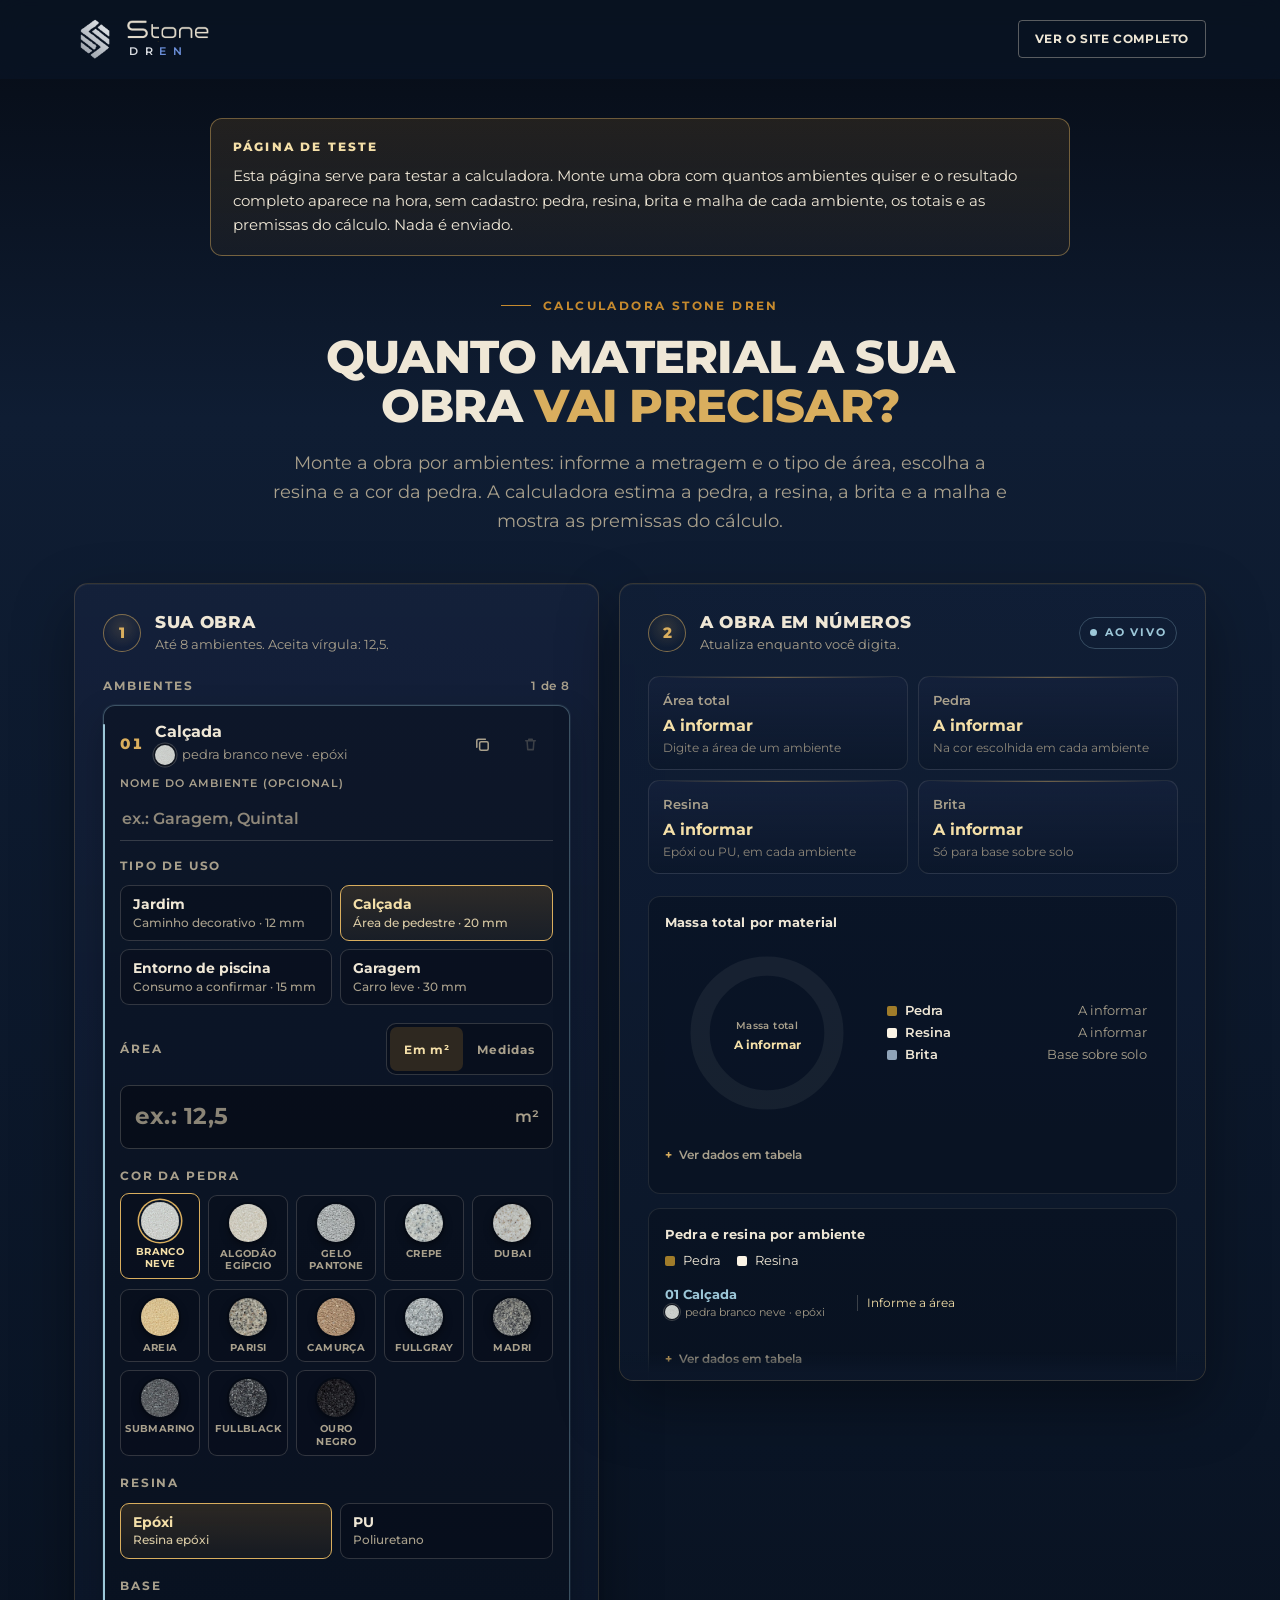
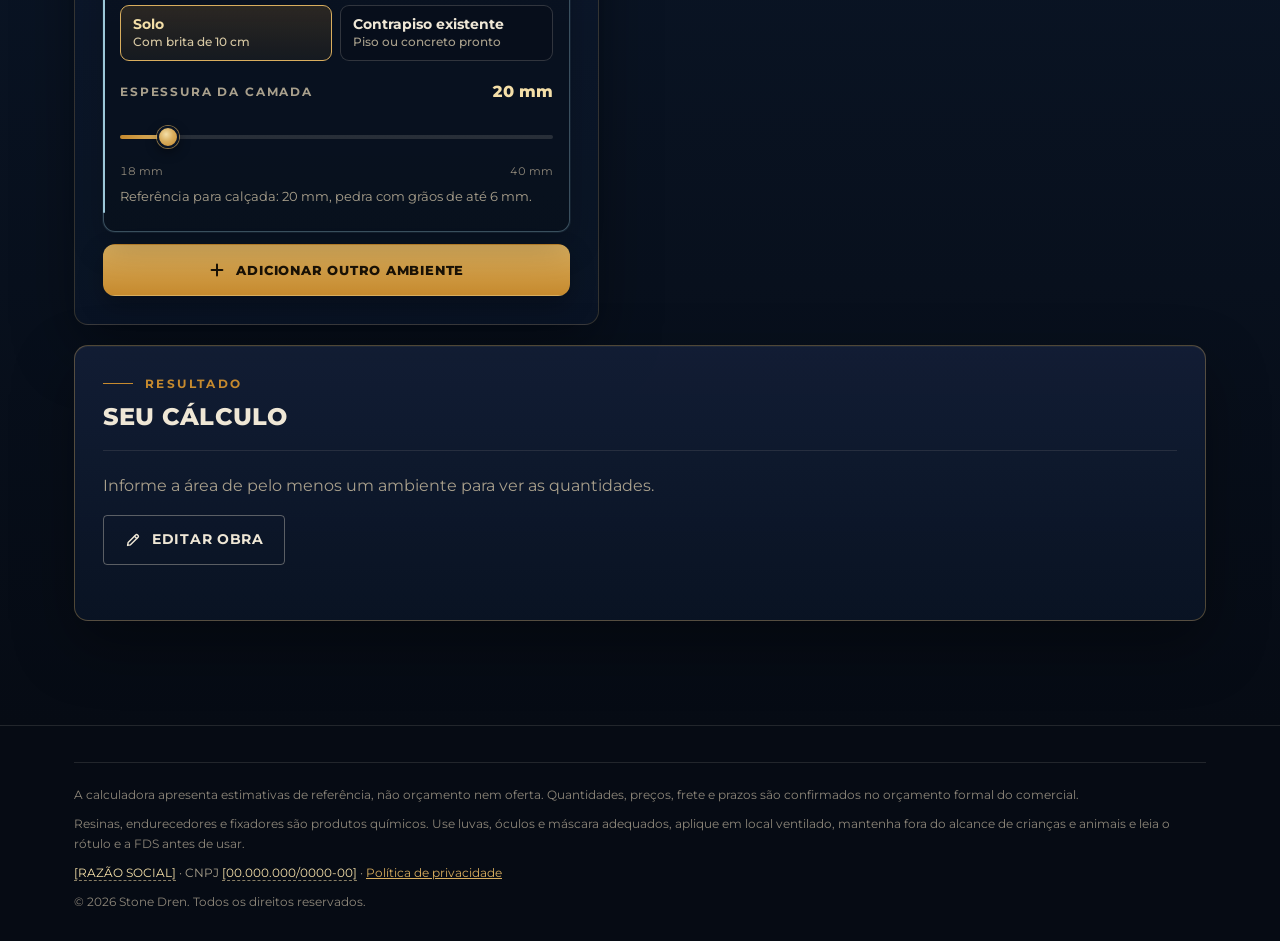
<file: calculadora-teste.html>
<!doctype html>
<html lang="pt-BR">
<head>
<meta charset="utf-8">
<meta name="viewport" content="width=device-width, initial-scale=1">
<title>Calculadora Stone Dren · página de teste</title>
<meta name="description" content="Página de teste da calculadora Stone Dren: monte a obra e veja na hora a pedra, a resina, a brita e a malha de cada ambiente.">
<meta name="robots" content="noindex, nofollow">
<meta name="theme-color" content="#0A1526">
<link rel="icon" href="img/stone-mark-s-128.png" sizes="128x128" type="image/png">
<link rel="apple-touch-icon" href="img/apple-touch-icon.png">
<link rel="preconnect" href="https://fonts.googleapis.com">
<link rel="preconnect" href="https://fonts.gstatic.com" crossorigin>
<link href="https://fonts.googleapis.com/css2?family=Montserrat:wght@400;500;600;700;800&display=swap" rel="stylesheet">
<script type="importmap">{"imports":{"three":"./vendor/three.module.min.js","three/addons/":"./vendor/three-addons/"}}</script>
<script>document.documentElement.classList.add("js")</script>
<link rel="stylesheet" href="styles.css">
<link rel="stylesheet" href="calc.css">
<link rel="stylesheet" href="paginas.css">
</head>
<body class="pg-teste">
<a href="#main" class="skip-link">Pular para o conteúdo</a>

<header class="site" id="siteHeader">
  <div class="container nav-row">
    <a href="./" class="lockup" aria-label="Stone Dren, ir para o site">
      <img class="mk" src="img/stone-mark-s-128.png" alt="" width="128" height="128">
      <span class="wd"><img src="img/stone-word-66.png" alt="Stone" width="245" height="66"><span>DR<b>EN</b></span></span>
    </a>
    <div class="nav-cta pg-nav">
      <a class="btn btn-ghost" href="./">Ver o site completo</a>
    </div>
  </div>
</header>

<main id="main">
<section class="calc pg-calc" id="calculadora" data-livre="1" aria-labelledby="pgTitulo">
  <div class="container">
    <div class="pg-faixa" role="note" aria-label="Sobre esta página">
      <p class="pg-tag">Página de teste</p>
      <p>Esta página serve para testar a calculadora. Monte uma obra com quantos ambientes quiser e o resultado completo aparece na hora, sem cadastro: pedra, resina, brita e malha de cada ambiente, os totais e as premissas do cálculo. Nada é enviado.</p>
    </div>

    <div class="sec-head center pg-head">
      <p class="eyebrow">Calculadora Stone Dren</p>
      <h1 id="pgTitulo">Quanto material a&nbsp;sua obra <em>vai precisar?</em></h1>
      <p class="lede">Monte a obra por ambientes: informe a metragem e o tipo de área, escolha a resina e a cor da pedra. A calculadora estima a pedra, a resina, a brita e a malha e mostra as premissas do cálculo.</p>
    </div>

    <div class="cx" id="calcApp" data-state="vazio">
  <noscript><p class="cx-noscript">A calculadora precisa do JavaScript ativado no navegador. Se preferir, fale com o comercial pelo WhatsApp.</p></noscript>

  <div class="cx-shell" data-reveal>
    <!-- 1 · a obra: lista de ambientes, cada um com a própria medida, cor da pedra e resina (os cartões são montados por calc-ui.js; só um fica aberto por vez) -->
    <form class="cx-obra" id="cxObra" novalidate aria-labelledby="cxObraTitulo" autocomplete="off">
      <div class="cx-step">
        <span class="cx-step-n" aria-hidden="true">1</span>
        <div>
          <h3 id="cxObraTitulo">Sua obra</h3>
          <p class="cx-step-sub" id="cxObraSub">Até 8 ambientes. Aceita vírgula: 12,5.</p>
        </div>
      </div>

      <div class="cx-ambs-head">
        <h4 class="cx-lbl" id="cxAmbsTitulo">Ambientes</h4>
        <span class="cx-count" id="cxAmbCount">1 de 8</span>
      </div>
      <ol class="cx-ambs" id="cxAmbs" aria-labelledby="cxAmbsTitulo"></ol>
      <!-- desfazer a remoção: região viva sempre presente (vazia até alguém remover um ambiente) -->
      <div class="cx-undo" id="cxUndo" role="status" aria-live="polite" aria-atomic="true"></div>

      <!-- um só botão, logo depois da lista: o ambiente novo entra no fim e abre (herda cor e resina do último) -->
      <button type="button" class="cx-add" id="cxAdd">
        <svg viewBox="0 0 20 20" aria-hidden="true" focusable="false"><path d="M10 4v12M4 10h12"/></svg>
        <span>Adicionar outro ambiente</span>
      </button>

      <!-- resumo fixo no celular: acompanha a digitação enquanto o painel está mais abaixo. Cabeçalho com a
           obra inteira e, abaixo, um chip por ambiente (tocar no chip abre o ambiente no formulário) -->
      <div class="cx-dock" id="cxDock">
        <div class="cx-dock-top">
          <p class="cx-dock-t"><span class="cx-dock-l" id="cxDockL">Sua obra</span><b id="cxDockV">A informar</b></p>
          <button type="button" class="cx-dock-btn" id="cxDockBtn"><span>Ver números</span><svg viewBox="0 0 20 20" aria-hidden="true" focusable="false"><path d="M10 4v12M5 11l5 5 5-5"/></svg></button>
        </div>
        <p class="cx-dock-s" id="cxDockS"></p>
        <ul class="cx-dock-chips" id="cxDockChips" aria-label="Ambientes da obra"></ul>
      </div>
    </form>

    <!-- 2 · painel visual ao vivo -->
    <div class="cx-painel" id="cxPainel" role="region" aria-labelledby="cxPainelTitulo">
      <div class="cx-step">
        <span class="cx-step-n" aria-hidden="true">2</span>
        <div>
          <h3 id="cxPainelTitulo" tabindex="-1">A obra em números</h3>
          <p class="cx-step-sub">Atualiza enquanto você digita.</p>
        </div>
        <span class="cx-live" aria-hidden="true"><i></i>Ao vivo</span>
      </div>

      <p class="cx-sr" id="cxResumo" role="status" aria-live="polite" aria-atomic="true"></p>

      <div class="cx-tiles" id="cxTiles">
        <div class="cx-tile" data-tile="area"><p class="cx-tile-l">Área total</p><p class="cx-tile-v"><span data-v>0</span><small>m²</small></p><p class="cx-tile-s" data-s></p></div>
        <div class="cx-tile" data-tile="pedra"><p class="cx-tile-l">Pedra</p><p class="cx-tile-v"><span data-v></span><small data-u>kg</small></p><p class="cx-tile-s" data-s></p></div>
        <div class="cx-tile" data-tile="resina"><p class="cx-tile-l">Resina</p><p class="cx-tile-v"><span data-v></span><small data-u>kits</small></p><p class="cx-tile-s" data-s></p></div>
        <div class="cx-tile" data-tile="brita"><p class="cx-tile-l">Brita</p><p class="cx-tile-v"><span data-v></span><small data-u>sacos</small></p><p class="cx-tile-s" data-s></p></div>
      </div>

      <div class="cx-charts">
        <figure class="cx-fig cx-fig-donut" id="cxDonutFig">
          <figcaption class="cx-fig-t">Massa total por material</figcaption>
          <div class="cx-donut-wrap">
            <div class="cx-donut" id="cxDonut"></div>
            <ul class="cx-legend" id="cxDonutLegend"></ul>
          </div>
          <details class="cx-table"><summary>Ver dados em tabela</summary><div id="cxDonutTable"></div></details>
        </figure>

        <figure class="cx-fig cx-fig-bars" id="cxBarsFig">
          <figcaption class="cx-fig-t">Pedra e resina por ambiente</figcaption>
          <ul class="cx-legend cx-legend-inline" aria-hidden="true">
            <li><i class="k-pedra"></i>Pedra</li><li><i class="k-resina"></i>Resina</li>
          </ul>
          <div class="cx-bars" id="cxBars"></div>
          <details class="cx-table"><summary>Ver dados em tabela</summary><div id="cxBarsTable"></div></details>
        </figure>
      </div>

      <!-- corte em escala: um cartão por ambiente, todos ao mesmo tempo (montados por calc-ui.js) -->
      <figure class="cx-fig cx-corte" id="cxCorteFig">
        <div class="cx-corte-head">
          <figcaption class="cx-fig-t" id="cxCorteTitulo">Corte em escala</figcaption>
          <p class="cx-corte-nota" id="cxCorteNota"></p>
        </div>
        <div class="cx-corte-body">
          <div class="cx-corte-svg" id="cxCorte" role="list" aria-label="Corte de cada ambiente"></div>
          <!-- amostra 3D: uma célula por ambiente (legenda em texto na célula) e UM canvas por cima da grade -->
          <div class="cx-3d" id="cx3dWrap" hidden>
            <div class="cx-3d-palco">
              <div class="cx-3d-grid" id="cx3dGrid" role="list" aria-label="Amostra 3D de cada ambiente"></div>
              <canvas id="calcPreview3d" aria-hidden="true"></canvas>
            </div>
            <p class="cx-3d-cap" id="cx3dCap">Amostra 3D da camada, ilustrativa, em escala real. A lata em cima é de refrigerante, 350 ml (12 cm de altura), para comparar o tamanho e a espessura.</p>
          </div>
        </div>
      </figure>
    </div>
  </div>

  <!-- 3 · portão do lead e resultado -->
  <div class="cx-fim" id="cxFim" data-reveal>
    <section class="cx-lead" id="cxLead" aria-labelledby="cxLeadTitulo">
      <div class="cx-lead-intro">
        <div class="cx-step">
          <span class="cx-step-n" aria-hidden="true">3</span>
          <div><h3 id="cxLeadTitulo">Veja as quantidades</h3></div>
        </div>
        <p class="cx-lead-destaque"><span data-sem-email>Para ver as quantidades, informe nome, WhatsApp, cidade e perfil. Com a lista pronta, você pode enviá-la ao comercial pelo WhatsApp.</span><span data-email-only hidden>Para ver as quantidades e receber a lista no seu e-mail, informe nome, e-mail, WhatsApp, cidade e perfil. O comercial recebe uma cópia para confirmar as quantidades com você.</span></p>
        <div class="cx-lock" aria-hidden="true">
          <div class="cx-lock-row"><i></i><span></span><b>0.000 kg</b></div>
          <div class="cx-lock-row"><i></i><span></span><b>00 kits</b></div>
          <div class="cx-lock-row"><i></i><span></span><b>000 sacos</b></div>
          <svg class="cx-lock-ic" viewBox="0 0 24 24"><rect x="5" y="10.5" width="14" height="10" rx="2"/><path d="M8 10.5V8a4 4 0 0 1 8 0v2.5"/></svg>
        </div>
      </div>

      <form class="cx-lead-form" id="cxLeadForm" novalidate method="post" action="#calculadora" onsubmit="return false">
        <p class="cx-req-nota" aria-hidden="true"><span class="cx-req">*</span> Campo obrigatório</p>
        <div class="cx-lf">
          <label for="cxNome">Nome<span class="cx-req" aria-hidden="true">*</span></label>
          <input class="cx-inp" id="cxNome" name="nome" type="text" autocomplete="name" maxlength="80" required aria-describedby="cxNomeErr">
          <p class="cx-err" id="cxNomeErr"></p>
        </div>
        <div class="cx-lf" id="cxEmailFld" data-email-only hidden>
          <label for="cxEmail">E-mail para receber o cálculo<span class="cx-req" aria-hidden="true">*</span></label>
          <input class="cx-inp" id="cxEmail" name="email" type="email" inputmode="email" autocomplete="email" autocapitalize="off" spellcheck="false" maxlength="254" placeholder="voce@email.com" aria-describedby="cxEmailErr" disabled>
          <p class="cx-err" id="cxEmailErr"></p>
        </div>
        <div class="cx-isca" aria-hidden="true">
          <label for="cxHp">Não preencha</label>
          <input id="cxHp" name="cx_hp_x9" type="text" tabindex="-1" autocomplete="off" data-lpignore="true" data-1p-ignore>
        </div>
        <div class="cx-lf-row">
          <div class="cx-lf">
            <label for="cxWhats">WhatsApp com DDD<span class="cx-req" aria-hidden="true">*</span></label>
            <input class="cx-inp" id="cxWhats" name="whatsapp" type="tel" inputmode="tel" autocomplete="tel-national" maxlength="20" placeholder="(62) 99999-9999" required aria-describedby="cxWhatsErr">
            <p class="cx-err" id="cxWhatsErr"></p>
          </div>
          <div class="cx-lf">
            <label for="cxCidade">Cidade/UF<span class="cx-req" aria-hidden="true">*</span></label>
            <input class="cx-inp" id="cxCidade" name="cidade" type="text" autocomplete="address-level2" maxlength="80" placeholder="Goiânia/GO" required aria-describedby="cxCidadeErr">
            <p class="cx-err" id="cxCidadeErr"></p>
          </div>
        </div>
        <fieldset class="cx-lf" role="radiogroup" aria-required="true" aria-describedby="cxPerfilErr">
          <legend>Você é<span class="cx-req" aria-hidden="true">*</span></legend>
          <div class="cx-perfis">
            <label class="cx-opt"><input type="radio" name="perfil" value="Cliente final" required><span>Cliente final</span></label>
            <label class="cx-opt"><input type="radio" name="perfil" value="Aplicador" required><span>Aplicador</span></label>
            <label class="cx-opt"><input type="radio" name="perfil" value="Arquiteto ou construtor" required><span>Arquiteto ou construtor</span></label>
            <label class="cx-opt"><input type="radio" name="perfil" value="Interessado na franquia" required><span>Interessado na franquia</span></label>
          </div>
          <p class="cx-err" id="cxPerfilErr"></p>
        </fieldset>

        <label class="cx-check">
          <input type="checkbox" id="cxOptin" name="optin">
          <span>Quero receber novidades, lançamentos e ofertas da Stone Dren por WhatsApp. Posso cancelar quando quiser respondendo SAIR ou pelo e-mail <span data-cfg="emailPrivacidade" class="cx-cfg">[privacidade@dominio.com.br]</span>. (Opcional)</span>
        </label>

        <p class="cx-priv" id="cxPriv">Ao usar o botão “Ver meu cálculo”, seu nome, telefone, <span data-email-only hidden>e-mail, </span>cidade, o perfil que você escolheu e os dados da área informada serão tratados por <span data-cfg="razaoSocial" class="cx-cfg">[RAZÃO SOCIAL]</span>, CNPJ <span data-cfg="cnpj" class="cx-cfg">[00.000.000/0000-00]</span>, para enviar este cálculo e responder ao seu pedido de orçamento (LGPD, art. 7º, V). O atendimento acontece pelo WhatsApp, serviço da Meta, que pode tratar dados fora do Brasil, e seu pedido pode ser encaminhado à unidade ou ao aplicador Stone Dren que atende sua região, apenas para o orçamento.<span data-email-only hidden> O cálculo chega ao seu e-mail enviado pelo Gmail, serviço do Google, que também pode tratar dados fora do Brasil.</span> Guardamos esses dados por até 12 meses após o último contato (candidatos à franquia: até 24 meses ou até o fim da seleção). Você pode pedir acesso, correção ou exclusão a qualquer momento pelo e-mail <span data-cfg="emailPrivacidade" class="cx-cfg">[privacidade@dominio.com.br]</span>. Saiba mais na nossa <button type="button" class="linkbtn" data-open="privDlg">Política de Privacidade</button>.</p>

        <p class="cx-form-err" id="cxLeadErr" role="alert"></p>
        <button type="submit" class="btn btn-gold cx-submit">Ver meu cálculo</button>
      </form>
    </section>

    <!-- o status do envio vem ANTES do resultado: no celular a pessoa vê na hora se o e-mail saiu -->
    <section class="cx-envio" id="cxEnvio" hidden aria-labelledby="cxEnvioTitulo">
      <div class="cx-envio-head">
        <h3 id="cxEnvioTitulo" class="cx-lbl">Envio por e-mail</h3>
        <p class="cx-envio-st" id="cxEnvioSt" role="status" aria-live="polite"></p>
      </div>
      <div class="cx-envio-acts">
        <button type="button" class="btn btn-ghost" id="cxReenviar" hidden>Enviar de novo com a obra atual</button>
      </div>
      <details class="cx-previa" id="cxPrevia" hidden>
        <summary>Ver como o e-mail chega</summary>
        <p class="cx-previa-nota" id="cxPreviaNota"></p>
        <iframe id="cxPreviaFrame" title="Prévia do e-mail do cálculo" sandbox="" loading="lazy"></iframe>
      </details>
    </section>

    <section class="cx-result" id="cxResult" hidden aria-labelledby="cxResTitulo"></section>
  </div>
</div>

  </div>
</section>
</main>

<footer class="pg-foot">
  <div class="container">
    <div class="foot-legal">
      <p>A calculadora apresenta estimativas de referência, não orçamento nem oferta. Quantidades, preços, frete e prazos são confirmados no orçamento formal do comercial.</p>
      <p>Resinas, endurecedores e fixadores são produtos químicos. Use luvas, óculos e máscara adequados, aplique em local ventilado, mantenha fora do alcance de crianças e animais e leia o rótulo e a FDS antes de usar.</p>
      <p class="ident"><span data-cfg="razaoSocial">[RAZÃO SOCIAL]</span> · CNPJ <span data-cfg="cnpj">[00.000.000/0000-00]</span> · <button type="button" class="linkbtn" data-open="privDlg">Política de privacidade</button></p>
      <p>© <span id="year">2026</span> Stone Dren. Todos os direitos reservados.</p>
    </div>
  </div>
</footer>

<dialog class="priv" id="privDlg" aria-labelledby="privTitle">
  <div class="dh"><h3 id="privTitle" style="font-size:1rem;">Política de privacidade</h3><button class="x" type="button" data-close aria-label="Fechar">×</button></div>
  <div class="db">
    <div class="priv-doc">
  <p class="note">Atualizada em <span data-cfg="politicaAtualizadaEm">setembro de 2026</span>.</p>

  <h4>Quem trata os seus dados</h4>
  <p><span data-cfg="razaoSocial">[RAZÃO SOCIAL]</span>, CNPJ <span data-cfg="cnpj">[00.000.000/0000-00]</span>, <span data-cfg="endereco">[endereço completo, CEP]</span>, responsável pela marca Stone Dren, é a controladora dos dados pessoais enviados por este site (Lei nº 13.709/2018, LGPD). Encarregado pelo tratamento de dados (LGPD, art. 41): <span data-cfg="encarregado">[nome do encarregado de dados]</span>, pelo canal de privacidade <span data-cfg="emailPrivacidade">[privacidade@dominio.com.br]</span>.</p>

  <h4>Quais dados recebemos</h4>
  <ul>
    <li><b>Calculadora:</b> nome, WhatsApp, cidade, o e-mail (quando você pede o cálculo por e-mail), o perfil que você escolheu (cliente final, aplicador, arquiteto ou construtor, ou interessado na franquia) e os dados da obra que você informou (metragens, tipo de área, base, espessura, resina, cor e os nomes que você der aos ambientes).</li>
    <li><b>Botões de WhatsApp:</b> a conversa acontece no aplicativo WhatsApp, com os dados que você decidir enviar por lá.</li>
    <li><b>No seu navegador:</b> a calculadora pode guardar as medidas e escolhas da obra (metragens, tipo de área, base, espessura, resina e cor), só no seu aparelho, para você não perder o cálculo. Seu nome, seu telefone e os nomes dos ambientes não ficam guardados assim.</li>
  </ul>

  <h4>Para que usamos</h4>
  <ul>
    <li>Enviar o cálculo e responder ao seu pedido de orçamento (LGPD, art. 7º, V: procedimentos preliminares a um contrato, a seu pedido).</li>
    <li>Encaminhar o pedido à unidade ou ao aplicador Stone Dren que atende a sua região, apenas para o orçamento.</li>
    <li>Enviar novidades e ofertas, somente se você marcar a opção de receber (LGPD, art. 7º, I: consentimento). Você pode cancelar quando quiser.</li>
  </ul>

  <h4>Com quem compartilhamos</h4>
  <p>Com a unidade e os aplicadores Stone Dren da sua região, para o orçamento, e com os serviços que usamos para operar o atendimento. O atendimento acontece pelo WhatsApp, serviço da Meta, que pode tratar dados fora do Brasil (LGPD, art. 33). Quando você pede o cálculo por e-mail, ele é montado e enviado pelo Google Apps Script e pelo Gmail, serviços do Google, que também podem tratar dados fora do Brasil; o e-mail vai para você e uma cópia vai para o comercial. Para mostrar a fonte do site, a página carrega a fonte Montserrat do Google Fonts: ao entregar a fonte, o Google recebe o endereço IP e dados técnicos do navegador, também com possível tratamento fora do Brasil. Não vendemos dados pessoais.</p>

  <h4>Por quanto tempo</h4>
  <p>Guardamos os dados do pedido por até 12 meses após o último contato. Dados de candidatos à franquia, inclusive de quem marca "interessado na franquia" na calculadora, ficam por até 24 meses ou até o fim da seleção, o que ocorrer primeiro. Depois disso, são apagados ou anonimizados.</p>

  <h4>Seus direitos</h4>
  <p>Você pode pedir a confirmação do tratamento, o acesso, a correção, a anonimização, a portabilidade ou a exclusão dos seus dados, saber com quem foram compartilhados e revogar o consentimento para novidades (LGPD, art. 18), pelo e-mail <span data-cfg="emailPrivacidade">[privacidade@dominio.com.br]</span>. Você também pode reclamar à Autoridade Nacional de Proteção de Dados (ANPD).</p>

  <h4>Cookies</h4>
  <p>Este site não usa cookies de medição nem de publicidade. Se passar a usar, vai pedir a sua permissão antes.</p>
</div>

  </div>
</dialog>

<script src="config.js"></script>
<script src="calc.js"></script>
<script src="app.js"></script>
<script src="sonda-3d.js"></script>
<script src="calc-ui.js"></script>
</body>
</html>
</file>
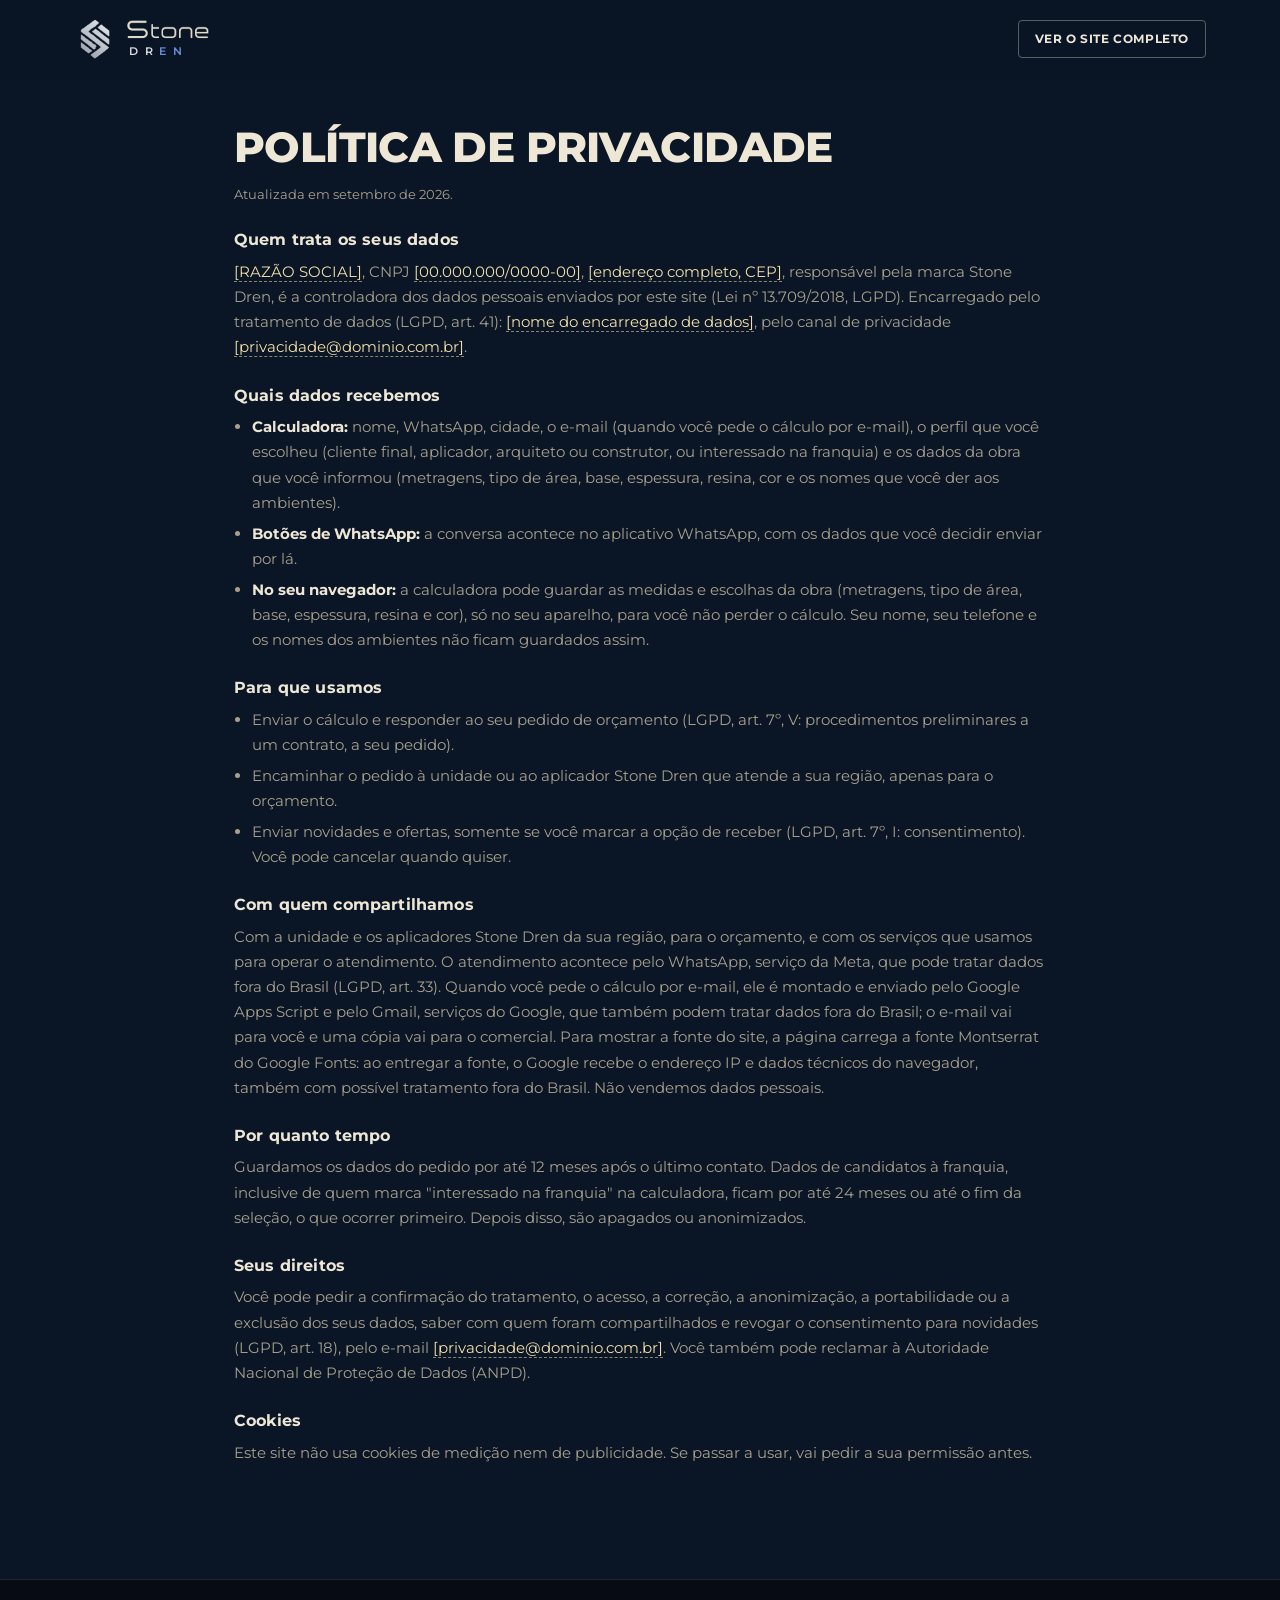
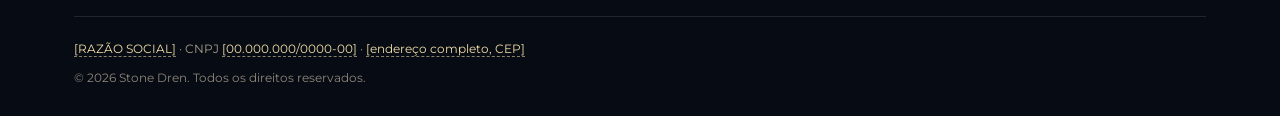
<file: politica-de-privacidade.html>
<!doctype html>
<html lang="pt-BR">
<head>
<meta charset="utf-8">
<meta name="viewport" content="width=device-width, initial-scale=1">
<title>Política de privacidade · Stone Dren</title>
<meta name="description" content="Como a Stone Dren trata os dados enviados pelo site: quem é o controlador, quais dados recebe, para que usa, com quem compartilha, por quanto tempo guarda e como pedir acesso, correção ou exclusão (LGPD).">
<meta name="theme-color" content="#0A1526">
<meta name="robots" content="noindex, nofollow">
<link rel="icon" href="img/stone-mark-s-128.png" sizes="128x128" type="image/png">
<link rel="apple-touch-icon" href="img/apple-touch-icon.png">
<link rel="preconnect" href="https://fonts.googleapis.com">
<link rel="preconnect" href="https://fonts.gstatic.com" crossorigin>
<link href="https://fonts.googleapis.com/css2?family=Montserrat:wght@400;500;600;700;800&display=swap" rel="stylesheet">
<script>document.documentElement.classList.add("js")</script>
<link rel="stylesheet" href="styles.css">
<link rel="stylesheet" href="paginas.css">
</head>
<body class="pg-politica">
<a href="#main" class="skip-link">Pular para o conteúdo</a>

<header class="site" id="siteHeader">
  <div class="container nav-row">
    <a href="./" class="lockup" aria-label="Stone Dren, ir para o site">
      <img class="mk" src="img/stone-mark-s-128.png" alt="" width="128" height="128">
      <span class="wd"><img src="img/stone-word-66.png" alt="Stone" width="245" height="66"><span>DR<b>EN</b></span></span>
    </a>
    <div class="nav-cta pg-nav">
      <a class="btn btn-ghost" href="./">Ver o site completo</a>
    </div>
  </div>
</header>

<main id="main">
<section class="pg-guia" aria-labelledby="polTitulo">
  <div class="container pg-estreito">
    <h1 id="polTitulo">Política de privacidade</h1>
    <div class="priv-doc">
  <p class="note">Atualizada em <span data-cfg="politicaAtualizadaEm">setembro de 2026</span>.</p>

  <h2>Quem trata os seus dados</h2>
  <p><span data-cfg="razaoSocial">[RAZÃO SOCIAL]</span>, CNPJ <span data-cfg="cnpj">[00.000.000/0000-00]</span>, <span data-cfg="endereco">[endereço completo, CEP]</span>, responsável pela marca Stone Dren, é a controladora dos dados pessoais enviados por este site (Lei nº 13.709/2018, LGPD). Encarregado pelo tratamento de dados (LGPD, art. 41): <span data-cfg="encarregado">[nome do encarregado de dados]</span>, pelo canal de privacidade <span data-cfg="emailPrivacidade">[privacidade@dominio.com.br]</span>.</p>

  <h2>Quais dados recebemos</h2>
  <ul>
    <li><b>Calculadora:</b> nome, WhatsApp, cidade, o e-mail (quando você pede o cálculo por e-mail), o perfil que você escolheu (cliente final, aplicador, arquiteto ou construtor, ou interessado na franquia) e os dados da obra que você informou (metragens, tipo de área, base, espessura, resina, cor e os nomes que você der aos ambientes).</li>
    <li><b>Botões de WhatsApp:</b> a conversa acontece no aplicativo WhatsApp, com os dados que você decidir enviar por lá.</li>
    <li><b>No seu navegador:</b> a calculadora pode guardar as medidas e escolhas da obra (metragens, tipo de área, base, espessura, resina e cor), só no seu aparelho, para você não perder o cálculo. Seu nome, seu telefone e os nomes dos ambientes não ficam guardados assim.</li>
  </ul>

  <h2>Para que usamos</h2>
  <ul>
    <li>Enviar o cálculo e responder ao seu pedido de orçamento (LGPD, art. 7º, V: procedimentos preliminares a um contrato, a seu pedido).</li>
    <li>Encaminhar o pedido à unidade ou ao aplicador Stone Dren que atende a sua região, apenas para o orçamento.</li>
    <li>Enviar novidades e ofertas, somente se você marcar a opção de receber (LGPD, art. 7º, I: consentimento). Você pode cancelar quando quiser.</li>
  </ul>

  <h2>Com quem compartilhamos</h2>
  <p>Com a unidade e os aplicadores Stone Dren da sua região, para o orçamento, e com os serviços que usamos para operar o atendimento. O atendimento acontece pelo WhatsApp, serviço da Meta, que pode tratar dados fora do Brasil (LGPD, art. 33). Quando você pede o cálculo por e-mail, ele é montado e enviado pelo Google Apps Script e pelo Gmail, serviços do Google, que também podem tratar dados fora do Brasil; o e-mail vai para você e uma cópia vai para o comercial. Para mostrar a fonte do site, a página carrega a fonte Montserrat do Google Fonts: ao entregar a fonte, o Google recebe o endereço IP e dados técnicos do navegador, também com possível tratamento fora do Brasil. Não vendemos dados pessoais.</p>

  <h2>Por quanto tempo</h2>
  <p>Guardamos os dados do pedido por até 12 meses após o último contato. Dados de candidatos à franquia, inclusive de quem marca "interessado na franquia" na calculadora, ficam por até 24 meses ou até o fim da seleção, o que ocorrer primeiro. Depois disso, são apagados ou anonimizados.</p>

  <h2>Seus direitos</h2>
  <p>Você pode pedir a confirmação do tratamento, o acesso, a correção, a anonimização, a portabilidade ou a exclusão dos seus dados, saber com quem foram compartilhados e revogar o consentimento para novidades (LGPD, art. 18), pelo e-mail <span data-cfg="emailPrivacidade">[privacidade@dominio.com.br]</span>. Você também pode reclamar à Autoridade Nacional de Proteção de Dados (ANPD).</p>

  <h2>Cookies</h2>
  <p>Este site não usa cookies de medição nem de publicidade. Se passar a usar, vai pedir a sua permissão antes.</p>
</div>

  </div>
</section>
</main>

<footer class="pg-foot">
  <div class="container">
    <div class="foot-legal">
      <p class="ident"><span data-cfg="razaoSocial">[RAZÃO SOCIAL]</span> · CNPJ <span data-cfg="cnpj">[00.000.000/0000-00]</span> · <span data-cfg="endereco">[endereço completo, CEP]</span></p>
      <p>© <span id="year">2026</span> Stone Dren. Todos os direitos reservados.</p>
    </div>
  </div>
</footer>

<script src="config.js"></script>
<script src="app.js"></script>
</body>
</html>
</file>
<file: styles.css>
/* Fonte reserva com a largura da Montserrat (razão medida no Chrome contra a Arial, por peso).
 * Enquanto a Montserrat não chega, o texto já quebra nas mesmas linhas, sem empurrar a página. */
@font-face{font-family:"Montserrat Fallback"; src:local("Arial"),local("ArialMT"),local("Helvetica"); font-weight:100 500; size-adjust:109%; ascent-override:88.8%; descent-override:23%; line-gap-override:0%;}
@font-face{font-family:"Montserrat Fallback"; src:local("Arial Bold"),local("Arial-BoldMT"),local("Helvetica Bold"); font-weight:600; size-adjust:106.7%; ascent-override:90.7%; descent-override:23.5%; line-gap-override:0%;}
@font-face{font-family:"Montserrat Fallback"; src:local("Arial Bold"),local("Arial-BoldMT"),local("Helvetica Bold"); font-weight:700; size-adjust:108.3%; ascent-override:89.4%; descent-override:23.2%; line-gap-override:0%;}
@font-face{font-family:"Montserrat Fallback"; src:local("Arial Bold"),local("Arial-BoldMT"),local("Helvetica Bold"); font-weight:800 900; size-adjust:109.9%; ascent-override:88.1%; descent-override:22.8%; line-gap-override:0%;}
:root{
  color-scheme: dark;
  --navy:#0A1526; --navy-2:#101E36; --navy-3:#16223d; --navy-deep:#060B14;
  --gold:#C68A2E; --gold-2:#D9AE5E; --gold-3:#F4DFA8;
  --ink:#EFE7D6; --ink-dim:#A9A08C; --cream:#F5F1E8;
  --water:#9CC7D8;
  --line:rgba(239,231,214,0.12);
  --shadow:0 20px 60px rgba(0,0,0,0.45);
  --font:'Montserrat', 'Montserrat Fallback', ui-sans-serif, system-ui, sans-serif;
  --fs-sub:1.5rem; --fs-card-lg:1.25rem; --fs-card:1rem;
  --ease-out:cubic-bezier(.16,1,.3,1);
  --header-h:76px;
}
*,*::before,*::after{box-sizing:border-box;}
*{margin:0;}
html{scroll-behavior:smooth; scroll-padding-top:calc(var(--header-h) + 12px);}
body{background:var(--navy); color:var(--ink); font-family:var(--font); line-height:1.6; -webkit-font-smoothing:antialiased; overflow-x:hidden;}
img,svg,video,canvas{display:block; max-width:100%;}
a{color:inherit;}
button,input,select{font:inherit; color:inherit;}
.container{max-width:1180px; margin-inline:auto; padding-inline:24px;}
section{padding-block:104px; position:relative;}
@media (max-width:720px){ section{padding-block:68px;} .container{padding-inline:16px;} }

h1,h2,h3{font-weight:800; text-transform:uppercase; letter-spacing:-.015em; line-height:1.04; text-wrap:balance;}
h2{font-size:clamp(1.9rem,3.8vw,2.9rem); margin-bottom:18px;}
h3{font-size:1.02rem; letter-spacing:.01em; line-height:1.2;}
.sub-h{font-size:var(--fs-sub); margin-bottom:10px;}
.franquia .sub-h{margin-bottom:8px;}
h2 em,h1 em{font-style:normal; color:var(--gold-2);}
.lede{font-size:clamp(1rem,1.5vw,1.14rem); color:var(--ink-dim); max-width:62ch;}
.eyebrow{font-weight:700; font-size:12px; letter-spacing:.2em; text-transform:uppercase; color:var(--gold); display:flex; align-items:center; gap:12px; margin-bottom:18px;}
.eyebrow::before{content:''; width:30px; height:1.5px; background:var(--gold);}
.hrule{width:48px; height:2px; background:var(--gold-2); margin:0 0 22px;}
.sec-head{max-width:760px; margin-bottom:48px;}
.center{text-align:center; margin-inline:auto;}
.center .eyebrow{justify-content:center;}
.center .lede{margin-inline:auto;}

.skip-link{position:absolute; left:-9999px; top:0; background:var(--navy-2); color:var(--ink); padding:12px 20px; z-index:300; border-radius:0 0 8px 0;}
.skip-link:focus{left:0;}
:focus-visible{outline:2px solid var(--gold-2); outline-offset:3px;}

/* buttons */
.btn{display:inline-flex; align-items:center; justify-content:center; gap:10px; font-weight:700; font-size:14px; letter-spacing:.05em; text-transform:uppercase; text-decoration:none; padding:15px 26px; border-radius:4px; transition:transform .18s ease, box-shadow .18s ease, border-color .2s, color .2s; border:1px solid transparent; cursor:pointer; line-height:1.2;}
.btn:hover{transform:translateY(-2px);}
.btn-gold{background:linear-gradient(180deg,var(--gold-2),var(--gold)); color:#1a1206; box-shadow:0 10px 30px rgba(198,138,46,0.28); position:relative; overflow:hidden;}
.btn-gold::before{content:''; position:absolute; top:0; left:-60%; width:40%; height:100%; background:linear-gradient(115deg,transparent,rgba(255,255,255,.55),transparent); transform:skewX(-20deg); transition:left .65s var(--ease-out);}
.btn-gold:hover::before{left:130%;}
.btn-ghost{border-color:rgba(239,231,214,0.35); color:var(--ink); background:transparent;}
.btn-ghost:hover{border-color:var(--gold-2); color:var(--gold-2);}
.btn svg{width:18px; height:18px; flex:none;}
.btn-row{display:flex; flex-wrap:wrap; gap:14px;}

/* header */
header.site{position:fixed; inset-inline:0; top:0; z-index:100; background:rgba(10,21,38,0.72); backdrop-filter:blur(14px); -webkit-backdrop-filter:blur(14px); border-bottom:1px solid transparent; transition:border-color .3s, background .3s;}
header.site.scrolled{border-color:var(--line); background:rgba(10,21,38,0.94);}
.nav-row{display:flex; align-items:center; justify-content:space-between; gap:20px; min-height:var(--header-h);}
.lockup{display:flex; align-items:center; gap:11px; text-decoration:none;}
.lockup .mk{width:42px; height:42px; flex:none; object-fit:contain;}
header.site .lockup .mk{animation:markGlow 4.2s ease-in-out .6s 2;}
header.site .lockup:hover .mk,header.site .lockup:focus-visible .mk{animation:markGlow 1.6s ease-in-out 1;}
@keyframes markGlow{0%,80%,100%{filter:drop-shadow(0 0 0 rgba(220,228,240,0));} 40%{filter:drop-shadow(0 0 7px rgba(220,228,240,.55));}}
.lockup .wd{display:flex; flex-direction:column; line-height:1;}
.lockup .wd img{height:22px; width:auto;}
.lockup .wd span{font-weight:600; font-size:10.5px; letter-spacing:.62em; color:#d9dde2; margin-top:5px; padding-left:2px;}
/* como na logo da Stone Dren: o "EN" de DREN em azul (tom claro o bastante para ler sobre o navy) */
.lockup .wd span b{font-weight:inherit; color:#6b8fd9;}
.nav-links{display:flex; gap:28px; list-style:none; padding:0;}
.nav-links a{position:relative; font-size:12.5px; font-weight:600; letter-spacing:.07em; text-transform:uppercase; text-decoration:none; color:var(--ink-dim); transition:color .2s;}
.nav-links a::after{content:''; position:absolute; left:0; bottom:-5px; width:100%; height:1.5px; background:var(--gold); transform:scaleX(0); transform-origin:right; transition:transform .35s var(--ease-out);}
.nav-links a:hover{color:var(--gold-2);}
.nav-links a:hover::after{transform:scaleX(1); transform-origin:left;}
.nav-cta{display:flex; align-items:center; gap:16px;}
.nav-cta .btn{padding:12px 18px; font-size:12.5px;}
.nav-toggle{display:none; background:none; border:0; cursor:pointer; padding:10px; margin:-10px; min-width:44px; min-height:44px;}
.nav-links .nav-wa{display:none;}
html:not(.js) .nav-toggle{display:none !important;}
@media (max-width:980px){
  .nav-links{display:none; position:fixed; inset-inline:0; top:var(--header-h); flex-direction:column; gap:0; background:var(--navy); border-bottom:1px solid var(--line); padding:8px 24px 20px; box-shadow:0 24px 40px rgba(3,6,12,.55);}
  .nav-links.is-open{display:flex;}
  .nav-links a{display:block; padding-block:15px; border-top:1px solid var(--line); font-size:13px;}
  .nav-toggle{display:block;}
}
@media (max-width:560px){ .nav-cta .btn{display:none;} .nav-links .nav-wa{display:block;} .nav-links .nav-wa a{color:var(--gold-2);} :root{--header-h:66px;} .lockup .mk{width:36px;height:36px;} .lockup .wd img{height:19px;} }

/* hero */
.hero{min-height:100svh; display:flex; align-items:center; padding-block:calc(var(--header-h) + 40px) 72px; overflow:hidden; isolation:isolate;}
.hero::before{content:''; position:absolute; inset:0; z-index:-3; background:url(img/hero-piso.webp) center 62%/cover no-repeat; transform:scale(1.04);}
.hero::after{content:''; position:absolute; inset:0; z-index:-1; background:linear-gradient(90deg, rgba(10,21,38,.92) 0%, rgba(10,21,38,.72) 42%, rgba(10,21,38,.18) 100%), linear-gradient(0deg, rgba(6,11,20,.55), transparent 30%);}
#hero-rain{position:absolute; inset:0; width:100%; height:100%; z-index:-2; pointer-events:none;}
/* loop de vídeo atrás do piso 3D (hero-loop.js): mistura por luz, o preto do vídeo some e só a luz soma.
   Fica depois dos canvas no DOM, então no mesmo z-index desenha por cima deles; o véu navy (.hero::after, z -1)
   continua por cima de tudo para o texto seguir legível. Máscara e força mudam por opção. */
.hero-loop{position:absolute; inset:0; width:100%; height:100%; z-index:-2; pointer-events:none; object-fit:cover; object-position:var(--hl-pos,70% 40%); mix-blend-mode:screen; opacity:0; transition:opacity 1.8s var(--ease-out); -webkit-mask-image:var(--hl-mask,none); mask-image:var(--hl-mask,none);}
.hero-loop.is-on{opacity:var(--hl-o,.8);}
html[data-hero-loop="nevoa"]{--hl-o:.85; --hl-pos:72% 30%; --hl-mask:linear-gradient(200deg,#000 0%,#000 45%,rgba(0,0,0,.35) 75%,transparent 100%);}
html[data-hero-loop="bokeh"]{--hl-o:.75; --hl-pos:60% 45%; --hl-mask:linear-gradient(to bottom,#000 0%,#000 55%,rgba(0,0,0,.4) 78%,transparent 95%);}
/* reflexos: só no piso, com força total (overlay escurecia o piso inteiro) */
html[data-hero-loop="reflexos"]{--hl-o:1; --hl-pos:55% 60%; --hl-mask:linear-gradient(to bottom,transparent 0%,transparent 22%,rgba(0,0,0,.7) 45%,#000 70%);}
html[data-hero-loop="chuva"]{--hl-o:.8; --hl-pos:75% 30%; --hl-mask:linear-gradient(205deg,#000 0%,#000 55%,rgba(0,0,0,.4) 85%,transparent 100%);}
/* tempestade: a faixa dourada do céu fica no meio do vídeo, sobe para ficar acima do horizonte do piso.
   -45% e a máscara que some aos 64% (medido no QA: ouro abaixo do horizonte de 14 mil para 269 px em 1440) */
html[data-hero-loop="tempestade"]{--hl-o:1; --hl-pos:68% 38%; --hl-mask:linear-gradient(to bottom,#000 0%,#000 55%,rgba(0,0,0,.35) 60%,transparent 64%);}
html[data-hero-loop="tempestade"] .hero-loop{transform:translateY(-45%) scale(1.25); transform-origin:70% 0;}
/* a luz do vídeo encostada no header fazia uma linha reta sob ele; só no alto da página (rolado, o header fica opaco) */
html[data-hero-loop] header.site:not(.scrolled)::after{content:""; position:absolute; left:0; right:0; top:100%; height:48px; pointer-events:none; background:linear-gradient(rgba(10,21,38,.6),rgba(10,21,38,0));}
/* celular e tablet em pé: o texto ocupa a largura toda e quase o topo inteiro (107 a 859 px de 931 em 390 px),
   então cada opção tem intensidade própria, medida para o texto manter contraste >= 4,5:1 em qualquer momento do loop */
@media (max-width:900px){
  html[data-hero-loop="nevoa"]{--hl-o:.35;}
  html[data-hero-loop="bokeh"]{--hl-o:.5;}
  /* reflexos: em pé o horizonte fica a 36-45% da altura; a água só começa abaixo dele (anéis no céu, QA) */
  html[data-hero-loop="reflexos"]{--hl-o:.55; --hl-mask:linear-gradient(to bottom,transparent 0%,transparent 44%,rgba(0,0,0,.7) 54%,#000 66%);}
  /* tempestade em pé: sem transform e com a máscara de antes (o ajuste do desktop não foi medido aqui) */
  html[data-hero-loop="tempestade"]{--hl-o:.4; --hl-mask:linear-gradient(to bottom,#000 0%,#000 50%,rgba(0,0,0,.35) 66%,transparent 80%);}
  html[data-hero-loop="tempestade"] .hero-loop{transform:none;}
}
@media (max-width:380px){
  html[data-hero-loop="nevoa"]{--hl-o:.24;}
  html[data-hero-loop="bokeh"]{--hl-o:.32;}
  html[data-hero-loop="reflexos"]{--hl-o:.4;}
  html[data-hero-loop="chuva"]{--hl-o:.6;}
  html[data-hero-loop="tempestade"]{--hl-o:.28;}
}
@media (prefers-reduced-motion: reduce){ .hero-loop{transition:none;} }
.hero-loop-picker{position:fixed; left:16px; bottom:16px; z-index:95; display:flex; align-items:center; gap:6px; padding:8px 10px; border-radius:999px; background:rgba(10,21,38,.88); border:1px solid var(--line); box-shadow:0 10px 30px rgba(0,0,0,.35); font:600 12px/1 var(--font, "Montserrat", sans-serif); color:var(--ink); -webkit-backdrop-filter:blur(8px); backdrop-filter:blur(8px); max-width:calc(100vw - 110px); flex-wrap:wrap;}
.hero-loop-picker .hl-tit{letter-spacing:.14em; text-transform:uppercase; color:var(--gold-2); margin-right:2px;}
.hero-loop-picker button{width:30px; height:30px; border-radius:50%; border:1px solid var(--line); background:transparent; color:var(--ink); font:inherit; cursor:pointer;}
.hero-loop-picker button[aria-pressed="true"]{background:linear-gradient(180deg,var(--gold-2),var(--gold)); color:#1a1206; border-color:transparent;}
.hero-loop-picker button:focus-visible{outline:2px solid var(--gold-2); outline-offset:2px;}
.hero-loop-picker .hl-nome{color:var(--ink-dim); padding:0 4px; min-width:9ch;}
@media (max-width:560px){
  .hero-loop-picker{left:12px; bottom:12px; gap:5px; padding:7px 9px; border-radius:18px; max-width:calc(100vw - 96px);}
  .hero-loop-picker .hl-tit{display:none;}
  .hero-loop-picker .hl-nome{order:-1; flex-basis:100%; text-align:center; padding:0 0 3px; font-size:11px;}
  .hero-loop-picker button{width:28px; height:28px;}
}
.hero > .container{width:100%;}
.hero-inner{max-width:760px;}
/* título de superfícies é mais longo que o antigo: um pouco menor, e a palavra mais longa (IMPERMEÁVEIS.) cabe em 320 px */
.hero h1{font-size:clamp(2rem,5.2vw,3.9rem); line-height:.98; margin-bottom:24px; text-shadow:0 2px 18px rgba(10,21,38,.9);}
@media (max-width:360px){ .hero h1{font-size:1.75rem;} }
.hero .lede{color:#cfc6b3; margin-bottom:34px; max-width:54ch; text-shadow:0 1px 10px rgba(10,21,38,.9);}
.hero-meta{display:flex; flex-wrap:wrap; gap:12px 32px; margin-top:44px; padding-top:26px; border-top:1px solid var(--line);}
.hero-meta div{font-size:12px; letter-spacing:.14em; text-transform:uppercase; color:var(--ink-dim); font-weight:600; text-shadow:0 1px 8px rgba(10,21,38,.9);}
.hero-meta b{display:block; font-size:1.25rem; letter-spacing:.02em; color:var(--gold-2); font-weight:800; margin-bottom:2px;}
.scroll-cue{position:absolute; left:50%; bottom:22px; transform:translateX(-50%); width:22px; height:36px; border:1.5px solid rgba(239,231,214,.35); border-radius:12px;}
.scroll-cue::after{content:''; position:absolute; left:50%; top:7px; width:3px; height:7px; margin-left:-1.5px; border-radius:2px; background:var(--gold-2); animation:cue 1.8s ease-in-out infinite;}
@keyframes cue{0%{opacity:0; transform:translateY(0);} 30%{opacity:1;} 100%{opacity:0; transform:translateY(12px);}}

/* O piso */
.piso{background:linear-gradient(180deg,var(--navy) 0%, var(--navy-2) 100%);}
.piso-grid{display:grid; grid-template-columns:1.05fr 1fr; gap:56px; align-items:center;}
.layers{position:relative; border-radius:10px; overflow:hidden; box-shadow:var(--shadow); border:1px solid var(--line); background:var(--navy-deep);}
.layers svg{width:100%; height:auto;}
.layers-fb{position:relative;}
.layers.is-3d .layers-fb{display:none;}
.layers-legend{position:absolute; left:calc(362 / 560 * 100%); right:2%; top:0; height:100%; margin:0; padding:0; list-style:none;}
.layers-legend li{position:absolute; left:0; right:0; top:calc(var(--y) / 520 * 100%); transform:translateY(-50%); display:grid; gap:2px;}
.layers-legend b{font-size:13px; font-weight:700; letter-spacing:.08em; text-transform:uppercase; color:var(--ink); line-height:1.22;}
.layers-legend li:first-child b{color:var(--gold-3);}
.layers-legend span{font-size:12px; font-weight:600; letter-spacing:.04em; color:var(--ink-dim); line-height:1.3;}
@media (max-width:560px){
  .layers-legend{position:static; display:grid; gap:10px; padding:14px 16px 4px; height:auto; counter-reset:ly;}
  .layers-legend li{position:static; transform:none; grid-template-columns:14px 1fr; column-gap:10px; align-items:start;}
  .layers-legend li::before{content:''; grid-row:1 / span 2; width:14px; height:14px; margin-top:2px; border-radius:3px; background:var(--sw); box-shadow:inset 0 0 0 1px rgba(239,231,214,.25);}
  .layers-legend li:nth-child(1){--sw:#caa06a;} .layers-legend li:nth-child(2){--sw:#8f949c;} .layers-legend li:nth-child(3){--sw:#5d636c;} .layers-legend li:nth-child(4){--sw:#5a4230;}
  .layers-legend b{font-size:12px; letter-spacing:.06em;}
  .layers-fb .lv-lead{display:none;}
  .layers:not(.is-3d){background:#0b1629;}
  .layers-fb svg{transform:translateX(18.2%);}
  .layers-legend{position:relative; left:auto; right:auto; background:var(--navy-deep); border-top:1px solid var(--line);}
}
.benefits{display:grid; grid-template-columns:1fr 1fr; gap:14px; margin-top:30px;}
.benefit{padding:18px 18px 16px; border:1px solid var(--line); border-radius:8px; background:rgba(16,30,54,.55);}
.benefit .ic{width:30px; height:30px; color:var(--gold-2); margin-bottom:10px;}
.benefit h3{font-size:var(--fs-card); margin-bottom:6px;}
.benefit p{font-size:.9rem; color:var(--ink-dim); line-height:1.5;}
.uses{display:flex; flex-wrap:wrap; gap:8px; margin-top:22px;}
.chip{font-size:11.5px; font-weight:600; letter-spacing:.12em; text-transform:uppercase; color:var(--gold-2); background:rgba(198,138,46,.1); border:1px solid rgba(198,138,46,.3); border-radius:3px; padding:7px 11px;}
@media (max-width:900px){ .piso-grid{grid-template-columns:1fr; gap:40px;} }
@media (max-width:520px){ .benefits{grid-template-columns:1fr;} }

/* Loja modelo */
.loja{background:radial-gradient(ellipse 80% 60% at 50% 0%, #142238 0%, var(--navy) 60%, var(--navy-deep) 100%);}
.stones{display:grid; grid-template-columns:minmax(0,1.1fr) minmax(0,1fr); gap:40px; align-items:center; padding:34px; border:1px solid var(--line); border-radius:12px; background:rgba(10,21,38,.6); margin-bottom:28px;}
.stones .bag{max-width:360px; margin-inline:auto; width:100%;}
#bagStage{position:relative;}
#bagStage > [data-bag]{display:block; width:100%; position:relative;}
#bagStage > [data-bag][hidden]{display:none !important;}
#bagStage img{width:100%; height:auto; max-height:none; display:block; object-fit:contain;}

.stones .bag svg{width:100%; height:auto;}
.swatches{display:grid; grid-template-columns:repeat(auto-fill,minmax(78px,1fr)); gap:10px; margin:22px 0 10px;}
.sw{display:flex; flex-direction:column; justify-content:flex-start; border:1px solid var(--line); border-radius:8px; overflow:hidden; background:none; padding:0; cursor:pointer; text-align:center; transition:border-color .2s, transform .2s;}
.sw img{flex:none; display:block; width:100%; height:auto; aspect-ratio:1/1; object-fit:cover;}
.sw span{display:block; flex:1; font-size:10.5px; font-weight:700; letter-spacing:.14em; text-transform:uppercase; padding:8px 2px; color:var(--ink-dim);}
.sw[aria-pressed="true"]{border-color:var(--gold-2); transform:translateY(-3px);}
.sw[aria-pressed="true"] span{color:var(--gold-2);}
.sw small{display:block; margin-top:3px; font-size:9px; font-weight:500; letter-spacing:.04em; text-transform:none; color:var(--ink-dim); opacity:.8;}
.prod-grid{display:grid; grid-template-columns:repeat(2,minmax(0,1fr)); gap:16px;}
@media (min-width:1100px){ .prod-grid{grid-template-columns:repeat(5,minmax(0,1fr));} .prod .txt{padding:4px 16px 20px;} }
@media (max-width:560px){ .prod-grid{grid-template-columns:1fr;} }
.prod{display:flex; flex-direction:column; border:1px solid var(--line); border-radius:10px; background:linear-gradient(180deg, rgba(22,34,61,.7), rgba(10,21,38,.7)); overflow:hidden; transition:border-color .25s, transform .25s var(--ease-out);}
.prod:hover{border-color:rgba(217,174,94,.45); transform:translateY(-4px);}
.prod .art{aspect-ratio:1/1; display:flex; align-items:center; justify-content:center; padding:14px; background:radial-gradient(circle at 50% 42%, rgba(217,174,94,.12), transparent 62%);}
.prod .art svg,
.prod .art img{width:100%; height:100%; object-fit:contain;}
.prod .txt{padding:4px 20px 22px;}
.prod .tag{font-size:10.5px; font-weight:700; letter-spacing:.16em; text-transform:uppercase; color:var(--gold); margin-bottom:6px;}
.prod h3{font-size:var(--fs-card); margin-bottom:8px;}
.prod p{font-size:.9rem; color:var(--ink-dim); line-height:1.5;}
@media (max-width:860px){ .stones{grid-template-columns:1fr; padding:22px;} }
@media (max-width:420px){ .swatches{gap:6px;} .sw span{font-size:9.5px; letter-spacing:.08em;} }

/* Calculadora */
.calc{background:linear-gradient(180deg,var(--navy-deep) 0%, #0F1D33 18%, var(--navy) 62%, var(--navy-deep) 100%);}
.calc-card{display:grid; grid-template-columns:minmax(0,1fr) minmax(0,1.08fr); border:1px solid rgba(217,174,94,.28); border-radius:14px; overflow:hidden; box-shadow:var(--shadow); background:rgba(10,21,38,.75);}
.calc-form,.calc-out{padding:34px;}
.calc-out{background:linear-gradient(180deg, rgba(22,34,61,.9), rgba(16,30,54,.9)); border-left:1px solid var(--line); position:relative;}
.field{margin-bottom:20px;}
.field > label,.field > .lbl{display:block; font-size:11.5px; font-weight:700; letter-spacing:.16em; text-transform:uppercase; color:var(--ink-dim); margin-bottom:9px;}
.inp{width:100%; background:rgba(6,11,20,.6); border:1px solid rgba(239,231,214,.2); border-radius:6px; padding:14px 15px; font-size:1rem; transition:border-color .2s;}
.inp:focus{outline:none; border-color:var(--gold-2);}
.area-wrap{position:relative;}
.area-wrap .inp{font-size:1.5rem; font-weight:700; padding-right:52px;}
.area-wrap .u{position:absolute; right:16px; top:50%; transform:translateY(-50%); color:var(--ink-dim); font-weight:600;}
.seg{display:grid; grid-template-columns:1fr 1fr; gap:8px;}
.seg.s4{grid-template-columns:1fr 1fr;}
.opt{position:relative;}
.opt input{position:absolute; opacity:0; pointer-events:none;}
.opt span{display:block; border:1px solid rgba(239,231,214,.2); border-radius:6px; padding:12px 12px; font-size:.86rem; font-weight:600; cursor:pointer; line-height:1.3; transition:border-color .2s, background .2s, color .2s; height:100%;}
.opt span small{display:block; font-weight:500; font-size:.76rem; color:var(--ink-dim); margin-top:3px;}
.opt input:checked + span{border-color:var(--gold-2); background:rgba(198,138,46,.12); color:var(--gold-3);}
.opt input:focus-visible + span{outline:2px solid var(--gold-2); outline-offset:2px;}
.colors{display:flex; flex-wrap:wrap; gap:8px;}
.colors .opt span{padding:6px 12px 6px 6px; display:flex; align-items:center; gap:8px;}
.colors .opt img{width:26px; height:26px; border-radius:50%; object-fit:cover;}
.calc-form .btn{width:100%; margin-top:6px;}
.note{font-size:.8rem; color:var(--ink-dim); line-height:1.5;}
.calc-out .placeholder{height:100%; display:flex; flex-direction:column; justify-content:center; align-items:flex-start; gap:14px;}
.calc-out .placeholder h3{font-size:1.3rem;}
.lead{display:none;}
.lead.on{display:block;}
.lead h3{font-size:1.2rem; margin-bottom:8px;}
.lead .row2{display:grid; grid-template-columns:1fr 1fr; gap:12px;}
.check{display:flex; gap:10px; align-items:flex-start; font-size:.84rem; color:var(--ink-dim); margin:4px 0 18px; line-height:1.45;}
.check input{margin-top:3px; accent-color:var(--gold);}
.check a{color:var(--gold-2);}
.err{color:#f0a37a; font-size:.84rem; margin-top:-8px; margin-bottom:14px; display:none;}
.err.on{display:block;}
.result{display:none;}
.result.on{display:block;}
.result h3{font-size:1.2rem; margin-bottom:4px;}
.result .sub{color:var(--ink-dim); font-size:.88rem; margin-bottom:18px;}
.mat{display:grid; gap:10px; margin-bottom:18px;}
.mat .m{display:grid; grid-template-columns:44px 1fr auto; gap:14px; align-items:center; padding:12px 14px; border:1px solid var(--line); border-radius:8px; background:rgba(6,11,20,.4);}
.mat .m .mi{width:44px; height:44px;}
.mat .m .mi svg{width:100%; height:100%;}
.mat .m b{display:block; font-size:.92rem;}
.mat .m small{color:var(--ink-dim); font-size:.8rem;}
.mat .m .q{text-align:right; font-weight:800; color:var(--gold-2); font-size:1.02rem; white-space:nowrap;}
.mat .m .q small{display:block; font-weight:600; color:var(--ink-dim);}
.warn{border-left:2px solid var(--gold); padding:10px 14px; background:rgba(198,138,46,.08); font-size:.8rem; color:var(--ink-dim); margin-bottom:18px; line-height:1.5;}
@media (max-width:900px){ .calc-card{grid-template-columns:1fr;} .calc-out{border-left:0; border-top:1px solid var(--line);} }
@media (max-width:520px){ .calc-form,.calc-out{padding:22px 18px;} .lead .row2{grid-template-columns:1fr;} .mat .m{grid-template-columns:36px 1fr; } .mat .m .mi{width:36px;height:36px;} .mat .m .q{grid-column:1 / -1; text-align:left;} .mat .m .q small{display:inline; margin-left:6px;} }

/* Aplicadores + treinamento */
.rede{background:linear-gradient(180deg,var(--navy-deep) 0%, var(--navy-2) 220px);}
.flow{display:grid; grid-template-columns:repeat(5,1fr); gap:0; margin:10px 0 56px; padding:0; counter-reset:f;}
.flow li{list-style:none; position:relative; padding:0 18px; text-align:center;}
.flow li::before{counter-increment:f; content:counter(f,decimal-leading-zero); display:flex; align-items:center; justify-content:center; width:54px; height:54px; margin:0 auto 16px; border-radius:50%; border:1.5px solid var(--gold); color:var(--gold-2); font-weight:800; background:var(--navy);}
.flow li::after{content:''; position:absolute; top:27px; left:calc(50% + 34px); right:calc(-50% + 34px); height:1.5px; background:linear-gradient(90deg,var(--gold),rgba(198,138,46,.2));}
.flow li:last-child::after{display:none;}
.flow h3{font-size:var(--fs-card); margin-bottom:6px;}
.flow p{font-size:.84rem; color:var(--ink-dim); line-height:1.45;}
@media (max-width:860px){ .flow{grid-template-columns:1fr; gap:26px; text-align:left;} .flow li{display:grid; grid-template-columns:54px 1fr; column-gap:16px; text-align:left; padding:0;} .flow li::before{margin:0; grid-row:1 / span 2;} .flow li::after{display:none;} }
.two{display:grid; grid-template-columns:1fr 1fr; gap:20px;}
.panel{border:1px solid var(--line); border-radius:12px; padding:30px; background:linear-gradient(180deg, rgba(22,34,61,.65), rgba(10,21,38,.65)); display:flex; flex-direction:column;}
.panel h3{font-size:var(--fs-card-lg); margin-bottom:10px;}
.panel > p:not(.eyebrow){color:var(--ink-dim); margin-bottom:18px; font-size:.95rem;}
.panel ul{list-style:none; padding:0; display:grid; gap:10px; margin-bottom:24px;}
.panel li{display:flex; gap:10px; font-size:.92rem; line-height:1.45;}
.panel li::before{content:''; flex:none; width:7px; height:7px; margin-top:.5em; border-radius:50%; background:var(--gold-2);}
.panel .btn{margin-top:auto; align-self:flex-start;}
@media (max-width:860px){ .two{grid-template-columns:1fr;} }

/* Franquia */
.franquia{isolation:isolate; overflow:hidden;}
.franquia::before{content:''; position:absolute; inset:0; z-index:-2; background:url(img/textura-pedra-preta.jpg) 0 0/456px auto repeat;}
.franquia::after{content:''; position:absolute; inset:0; z-index:-1; background:linear-gradient(180deg, rgba(10,21,38,.96) 0%, rgba(10,21,38,.86) 45%, rgba(10,21,38,.96) 100%);}
.recebe{display:grid; grid-template-columns:repeat(2,minmax(0,1fr)); gap:12px; margin-bottom:56px;}
@media (min-width:1100px){ .recebe{grid-template-columns:repeat(5,minmax(0,1fr));} }
@media (max-width:560px){ .recebe{grid-template-columns:1fr;} }
.recebe div{display:flex; gap:12px; align-items:flex-start; padding:16px 16px; border:1px solid var(--line); border-radius:8px; background:rgba(10,21,38,.6); font-size:.92rem; font-weight:600; line-height:1.4;}
.recebe svg{flex:none; width:20px; height:20px; color:var(--gold-2); margin-top:1px;}
.models{display:grid; grid-template-columns:repeat(3,1fr); gap:16px;}
/* canais de venda (5 cartões) e tecnologia da unidade (2 cartões), com o visual dos formatos */
.canais{display:grid; grid-template-columns:repeat(auto-fit,minmax(200px,1fr)); gap:16px; margin-bottom:56px;}
.tec{display:grid; grid-template-columns:repeat(2,minmax(0,1fr)); gap:16px; margin-bottom:56px;}
@media (max-width:640px){ .tec{grid-template-columns:1fr;} }

/* vídeo de apresentação */
.apresentacao{background:linear-gradient(180deg,var(--navy-deep) 0%, var(--navy) 100%);}
.apr-grid{display:grid; grid-template-columns:minmax(0,.9fr) minmax(0,1.1fr); gap:48px; align-items:center;}
@media (max-width:900px){ .apr-grid{grid-template-columns:1fr; gap:28px;} }
.apr-grid .lede{margin-bottom:22px;}
.apr-frame{position:relative; aspect-ratio:16/9; display:grid; place-content:center; justify-items:center; gap:14px; border:1px solid var(--line); border-radius:14px; overflow:hidden; background:radial-gradient(ellipse 70% 80% at 50% 40%, rgba(217,174,94,.14), rgba(10,21,38,.9) 70%), url(img/textura-pedra-preta.jpg) center/420px auto; box-shadow:0 30px 60px -30px rgba(0,0,0,.7);}
.apr-frame p{margin:0; font-size:.82rem; font-weight:700; letter-spacing:.14em; text-transform:uppercase; color:var(--ink-dim); text-align:center; padding:0 16px;}
.apr-play{display:grid; place-items:center; width:72px; height:72px; border-radius:50%; background:var(--gold-2); color:#1a1206; box-shadow:0 0 0 10px rgba(217,174,94,.16);}
.model{border:1px solid var(--line); border-radius:12px; padding:28px 26px; background:rgba(10,21,38,.72); position:relative;}
.model.main{border-color:rgba(217,174,94,.55); background:linear-gradient(180deg, rgba(198,138,46,.12), rgba(10,21,38,.8));}
.model .badge{position:absolute; top:-11px; left:24px; font-size:10px; font-weight:800; letter-spacing:.16em; text-transform:uppercase; background:var(--gold-2); color:#1a1206; padding:4px 10px; border-radius:3px;}
.model .k{font-size:11px; font-weight:700; letter-spacing:.18em; text-transform:uppercase; color:var(--gold); margin-bottom:8px;}
.model h3{font-size:var(--fs-card-lg); margin-bottom:10px;}
.model p{color:var(--ink-dim); font-size:.92rem; margin-bottom:14px;}
.model ul{list-style:none; padding:0; display:grid; gap:7px;}
.model li{font-size:.88rem; display:flex; gap:9px;}
.model li::before{content:'·'; color:var(--gold-2); font-weight:800;}
.fine{font-size:.8rem; color:var(--ink-dim); margin-top:22px; max-width:80ch;}
@media (max-width:900px){ .models{grid-template-columns:1fr;} }

/* FAQ */
.faq{background:var(--navy);}
.faq-list{max-width:820px; margin-inline:auto; display:grid; gap:10px;}
.faq details{border:1px solid var(--line); border-radius:8px; background:rgba(16,30,54,.55);}
.faq summary{cursor:pointer; list-style:none; padding:18px 52px 18px 20px; font-weight:700; position:relative; font-size:.98rem;}
.faq summary::-webkit-details-marker{display:none;}
.faq summary::after{content:'+'; content:'+' / ''; position:absolute; right:20px; top:50%; transform:translateY(-50%); color:var(--gold-2); font-size:1.4rem; font-weight:500; transition:transform .25s;}
.faq details[open] summary::after{transform:translateY(-50%) rotate(45deg);}
.faq details p{padding:0 20px 18px; color:var(--ink-dim); font-size:.93rem;}

/* CTA band */
.cta-band{text-align:center; isolation:isolate; overflow:hidden;}
.cta-band::before{content:''; position:absolute; inset:0; z-index:-2; background:url(img/hero-piso.webp) center 70%/cover; filter:brightness(.8);}
.cta-band::after{content:''; position:absolute; inset:0; z-index:-1; background:radial-gradient(ellipse 60% 70% at 50% 50%, rgba(10,21,38,.72), rgba(10,21,38,.95));}
.cta-band h2{max-width:18ch; margin-inline:auto;}
.cta-band .lede{margin:0 auto 32px;}
.cta-band .btn-row{justify-content:center;}

/* footer */
footer{background:var(--navy-deep); border-top:1px solid var(--line); padding:56px 0 30px;}
.foot{display:grid; grid-template-columns:1.3fr 1fr 1fr; gap:40px; margin-bottom:36px;}
.foot p{color:var(--ink-dim); font-size:.9rem; max-width:40ch; margin-top:16px;}
.foot h4,.foot .foot-h{font-size:11.5px; font-weight:700; letter-spacing:.18em; text-transform:uppercase; color:var(--gold); margin:0 0 14px; max-width:none;}
.foot ul{list-style:none; padding:0; display:grid; gap:9px;}
.foot a,.foot .linkbtn{color:var(--ink-dim); text-decoration:none; font-size:.9rem; line-height:1.5; text-align:left;}
.foot .linkbtn:hover{color:var(--gold-2);}
.foot a:hover{color:var(--gold-2);}
.foot-legal{border-top:1px solid var(--line); padding-top:22px; display:grid; gap:10px; font-size:.78rem; color:#8e877a; line-height:1.55;}
.linkbtn{background:none; border:0; padding:0; color:var(--gold-2); cursor:pointer; text-decoration:underline; font-size:inherit;}
@media (max-width:760px){ .foot{grid-template-columns:1fr; gap:28px;} .foot ul{gap:0;} .foot ul a,.foot ul .linkbtn{display:inline-block; padding-block:11px;} }
@media (max-width:560px){ footer{padding-bottom:96px;} }

/* WhatsApp float */
.wa-float{position:fixed; right:20px; bottom:20px; z-index:90; width:58px; height:58px; border-radius:50%; display:flex; align-items:center; justify-content:center; background:linear-gradient(180deg,var(--gold-2),var(--gold)); color:#1a1206; box-shadow:0 12px 30px rgba(198,138,46,0.4); transition:transform .2s;}
.wa-float:hover{transform:scale(1.07);}
html.cx-dock-on .wa-float{opacity:0; transform:scale(.7); pointer-events:none; visibility:hidden; transition:opacity .2s, transform .2s, visibility 0s .2s;}
.wa-float svg{width:27px; height:27px;}
.wa-float .tip{position:absolute; right:70px; white-space:nowrap; background:var(--navy-2); color:var(--ink); border:1px solid var(--line); font-size:12px; font-weight:600; padding:8px 12px; border-radius:6px; opacity:0; transform:translateX(6px); transition:opacity .2s, transform .2s; pointer-events:none;}
.wa-float:hover .tip,.wa-float:focus-visible .tip{opacity:1; transform:none;}

/* dialog */
dialog.priv{margin:auto; max-width:620px; width:calc(100% - 32px); border:1px solid var(--line); border-radius:12px; background:var(--navy-2); color:var(--ink); padding:0;}
dialog.priv::backdrop{background:rgba(3,6,12,.72);}
dialog.priv .dh{display:flex; justify-content:space-between; align-items:center; padding:20px 24px; border-bottom:1px solid var(--line);}
dialog.priv .db{padding:20px 24px 26px; max-height:70vh; overflow:auto; font-size:.9rem; color:var(--ink-dim);}
dialog.priv .db h4{color:var(--ink); margin:16px 0 6px; font-size:.95rem;}
dialog.priv .x{background:none; border:0; cursor:pointer; color:var(--ink); font-size:1.6rem; line-height:1; min-width:44px; min-height:44px; margin:-10px -12px -10px 0;}

/* reveal */
.js [data-reveal]{opacity:0; transform:translateY(22px); transition:opacity .8s var(--ease-out), transform .8s var(--ease-out);}
.js [data-reveal].is-visible{opacity:1; transform:none;}
@media (prefers-reduced-motion:reduce){
  *,*::before,*::after{animation:none !important; transition:none !important; scroll-behavior:auto !important;}
  .js [data-reveal]{opacity:1; transform:none;}
}

/* textos legais e pendências de configuração */
.pending{color:var(--gold-3); border-bottom:1px dashed rgba(244,223,168,.55);}
.loja-note{margin-top:22px; max-width:90ch;}
.layers-cap{padding:12px 16px 14px; font-size:.76rem; color:var(--ink-dim); line-height:1.45; border-top:1px solid var(--line); background:rgba(6,11,20,.7);}
.foot-legal .ident{color:var(--ink-dim);}
.priv-doc h4{color:var(--ink); margin:18px 0 6px; font-size:.95rem; letter-spacing:.01em;}
.priv-doc h4:first-of-type{margin-top:10px;}
.priv-doc ul{padding-left:18px; display:grid; gap:6px; margin:6px 0 4px;}
.priv-doc p{margin:0 0 6px;}
.priv-doc b{color:var(--ink);}

/* no celular o botão flutuante do WhatsApp fica sobre o canto da faixa de números do hero */
@media (max-width:560px){ .hero-meta{padding-right:66px;} .hero .btn-row .btn{flex:1 1 100%;} }

/* impressão da página inteira (Ctrl+P). A impressão pelo botão da calculadora usa html.cx-printing (calc.css). */
@media print{
  :root{color-scheme:light;}
  header.site{position:static; background:#fff !important; backdrop-filter:none; border-bottom:1px solid #ddd;}
  .wa-float,.scroll-progress,.marquee,.scroll-cue,.nav-toggle,.nav-cta,#hero3d,#hero-rain,.hero-loop,.hero-loop-picker,.dust{display:none !important;}
  html:not(.cx-printing) body{background:#fff !important; color:#1a1a1a;}
  html:not(.cx-printing) :is(header.site,.hero,.piso,.loja,.rede,.franquia,.faq,.cta-band,footer){background:#fff !important; color:#1a1a1a !important;}
  html:not(.cx-printing) :is(header.site,.hero,.piso,.loja,.rede,.franquia,.faq,.cta-band,footer) *{color:#1a1a1a !important; text-shadow:none !important; box-shadow:none !important;}
  html:not(.cx-printing) :is(.hero,.franquia,.cta-band)::before,html:not(.cx-printing) :is(.hero,.franquia,.cta-band)::after{display:none !important;}
  html:not(.cx-printing) :is(h1,h2) em{color:#7a5410 !important;}
  html:not(.cx-printing) .hero{min-height:0; padding-block:24px;}
  [data-reveal],.fx-wi,.fx-w{opacity:1 !important; transform:none !important; transition:none !important; animation:none !important;}
  .prod,.benefit,.model,.panel,.recebe div,.faq details,.layers{break-inside:avoid;}
  .lockup .wd img{filter:brightness(0);}
  html:not(.cx-printing) .piso .layers-fb .layers-legend :is(b,span){color:#EFE7D6 !important;}
  @media (max-width:560px){ html:not(.cx-printing) .piso .layers-fb .layers-legend :is(b,span){color:#1a1a1a !important;} }
}

/* LOJA POR SUPERFÍCIE · grupos lado a lado no desktop (5 colunas no total) */
.prod-groups{display:grid; gap:34px 16px;}
.pg{display:grid; grid-template-columns:repeat(2,minmax(0,1fr)); gap:16px; align-content:start;}
.pg-h{grid-column:1/-1; font-size:11px; font-weight:700; letter-spacing:.18em; text-transform:uppercase; color:var(--gold); padding-bottom:10px; border-bottom:1px solid var(--line); margin:0;}
@media (min-width:1100px){ .prod-groups{grid-template-columns:repeat(5,minmax(0,1fr));} .pg{grid-column:span var(--n); grid-template-columns:repeat(var(--n),minmax(0,1fr));} }
@media (max-width:560px){ .pg{grid-template-columns:1fr;} }
.prod .art-reservada{margin:14px; padding:14px; border:1px dashed rgba(217,174,94,.35); border-radius:8px; background:radial-gradient(ellipse 70% 80% at 50% 40%, rgba(217,174,94,.12), rgba(10,21,38,.85) 70%), url(img/textura-pedra-preta.jpg) center/300px auto;}
.prod .art-reservada span{font-size:10.5px; font-weight:700; letter-spacing:.14em; text-transform:uppercase; color:var(--ink-dim); text-align:center;}
.prod .prod-cores{margin-top:8px; font-size:.82rem;}
/* INOVAÇÃO */
.inovacao{background:linear-gradient(180deg,var(--navy-2) 0%, var(--navy-deep) 100%);}
.inovacao .tec{margin-bottom:0;}
/* MATEMÁTICA DO NEGÓCIO */
.metricas{display:grid; grid-template-columns:repeat(4,minmax(0,1fr)); gap:16px;}
@media (max-width:900px){ .metricas{grid-template-columns:repeat(2,minmax(0,1fr));} }
@media (max-width:420px){ .metricas{grid-template-columns:1fr;} }
.metrica{border:1px solid var(--line); border-radius:12px; padding:24px 22px; background:rgba(10,21,38,.72);}
.metrica .k{font-size:11px; font-weight:700; letter-spacing:.16em; text-transform:uppercase; color:var(--gold); margin-bottom:10px;}
.metrica b{display:block; font-size:clamp(1.7rem,3vw,2.3rem); line-height:1.1; color:var(--ink); font-weight:700;}
.metrica span{display:block; margin-top:4px; font-size:.85rem; color:var(--ink-dim);}
.prod .art-foto{position:relative; padding:0; background:none;}
.prod .art-foto img{object-fit:cover;}
.prod .ia-tag{position:absolute; left:10px; bottom:10px; font-size:10px; font-weight:700; letter-spacing:.12em; text-transform:uppercase; color:#EFE7D6; background:rgba(10,21,38,.78); border:1px solid rgba(239,231,214,.25); padding:4px 8px; border-radius:6px;}
</file>
<file: scenes.css>
/* Stone Dren · cenas 3D (scenes.js). Sem as classes de "pronto", nada muda na página:
 * o hero continua com a foto + chuva 2D e o corte continua no SVG. */

/* ---------- HERO ---------- */
#hero3d{
  position:absolute; inset:0; width:100%; height:100%;
  z-index:-2; pointer-events:none; display:block;
  opacity:0; transition:opacity 1.4s var(--ease-out);
}
.has-hero3d #hero3d{opacity:1;}
/* enquanto a cena 3D cobre a foto, a foto não precisa ser composta */
.has-hero3d .hero::before{transition:opacity 1.4s; opacity:0;}
/* a chuva 2D (quadro parado com movimento reduzido) não fica por cima da cena 3D; volta sozinha sem a classe */
.has-hero3d #hero-rain{visibility:hidden;}

/* ---------- CORTE EXPLODIDO ---------- */
#layers3d{display:none;}
.layers.is-3d #layers3d{
  display:block; width:100%; height:auto; aspect-ratio:560 / 520;
  cursor:grab; touch-action:pan-y; outline:none;
}
.layers.is-3d.is-dragging #layers3d{cursor:grabbing;}
.layers.is-3d .layers-svg{display:none;}
.layers.is-3d{
  background:
    radial-gradient(ellipse 70% 55% at 42% 58%, rgba(198,138,46,.10), transparent 70%),
    radial-gradient(ellipse 90% 70% at 50% 40%, #0e1a30 0%, var(--navy-deep) 75%);
}

.l3d-labels{position:absolute; left:0; top:0; width:100%; aspect-ratio:560 / 520; margin:0; padding:0; list-style:none; pointer-events:none;}
.l3d-label{
  position:absolute; left:0; top:0; will-change:transform;
  font-family:var(--font); font-size:12px; font-weight:700; letter-spacing:.13em; text-transform:uppercase;
  color:var(--ink); line-height:1.25; width:max-content; max-width:150px;
  text-shadow:0 1px 8px rgba(6,11,20,.9);
}
.l3d-txt{display:block;}
/* segunda linha menor (ex.: "só em garagem" na laje com malha) */
.l3d-sub{display:block; margin-top:3px; font-size:11px; font-weight:600; letter-spacing:.04em; text-transform:none; color:var(--ink-dim); line-height:1.25;}
.l3d-line{position:absolute; left:0; top:0; width:100px; height:1px; transform-origin:0 50%; background:linear-gradient(90deg, rgba(217,174,94,.95), rgba(217,174,94,.35));}
.l3d-dot{position:absolute; left:0; top:0; width:6px; height:6px; border-radius:50%; background:var(--gold-2); box-shadow:0 0 0 3px rgba(217,174,94,.18);}
.l3d-label[data-layer="0"] .l3d-txt{color:var(--gold-3);}

/* celular: mesmo piso de 12px dos sobretítulos da página, com menos espaçamento para caber na coluna */
@media (max-width:480px){
  .l3d-label{font-size:12px; letter-spacing:.06em; line-height:1.2; max-width:160px;}
}
</file>
<file: calc.css>
/* Stone Dren · calculadora V2 (partials/calc.html + calc-ui.js).
 * Tudo com prefixo .cx para não colidir com as outras frentes.
 * Paleta dos gráficos (superfícies navy #101E36 e #0C1729). Pedra e resina se separam
 * pela luminosidade, não só pelo matiz, porque a resina costuma ser uma fatia fina encostada
 * na pedra: pedra dourada #A07C2A e resina marfim #FBF4E6 (a resina curada é clara).
 * Contrastes WCAG calculados: pedra x resina 3,55:1; resina x navy #101E36 15,2:1;
 * pedra x navy #101E36 4,29:1 (x #0C1729 4,62:1). Com a pedra antiga #B88E2F, só o branco
 * puro passaria de 3:1 contra ela (3,02:1), por isso a pedra escureceu um pouco.
 * Entre as fatias e os trechos das barras fica um vão navy de 1,76 px (rosca) e 2 px (barras).
 * A brita é o cinza neutro #767B80, de propósito sem matiz (material de base, recessivo).
 * O azul da página fica só para a água (#9CC7D8).
 */
.cx{
  --cx-pedra:#A07C2A; --cx-resina:#FBF4E6; --cx-brita:#8FA3B8; /* brita em azul acinzentado: se separa da pedra pelo matiz e por 1,5:1 de luminância (antes 1,1:1) */
  --cx-surface:#101E36; --cx-surface-2:#0C1729;
  --cx-hair:rgba(239,231,214,.10); --cx-hair-2:rgba(239,231,214,.18);
  --cx-err:#F0A37A;
  --cx-r:14px;
  position:relative;
  text-align:left;
}
.cx *{min-width:0;}
.cx-sr{position:absolute !important; width:1px; height:1px; padding:0; margin:-1px; overflow:hidden; clip:rect(0 0 0 0); white-space:nowrap; border:0;}
.cx-noscript{padding:16px 18px; border:1px solid var(--cx-hair-2); border-radius:10px; color:var(--ink-dim);}

/* ---------- casca ---------- */
.cx-shell{display:grid; grid-template-columns:minmax(0,1fr) minmax(0,1.12fr); gap:20px; align-items:start;}
.cx-obra,.cx-painel,.cx-lead,.cx-result{
  border:1px solid rgba(217,174,94,.2); border-radius:var(--cx-r);
  background:linear-gradient(180deg, rgba(22,34,61,.74), rgba(10,21,38,.82));
  box-shadow:0 24px 60px rgba(0,0,0,.35), inset 0 1px 0 rgba(244,223,168,.05);
  padding:28px;
}
.cx-painel{background:linear-gradient(180deg, rgba(16,30,54,.92), rgba(12,23,41,.94)); container-type:inline-size; container-name:cxpainel;}
.cx-step h3:focus{outline:none;}
.cx-step h3:focus-visible{outline:2px solid var(--gold-2); outline-offset:4px; border-radius:4px;}
@media (max-width:980px){ .cx-shell{grid-template-columns:1fr;} }
/* desktop: o painel acompanha a rolagem do formulário (fica fixo ao lado) e rola por dentro */
@media (min-width:981px){
  .cx-painel{position:sticky; top:calc(var(--header-h, 76px) + 12px); max-height:calc(100vh - var(--header-h, 76px) - 24px); overflow-y:auto; scrollbar-width:thin; scrollbar-color:rgba(217,174,94,.35) transparent;}
  @supports (height:100dvh){ .cx-painel{max-height:calc(100dvh - var(--header-h, 76px) - 24px);} }
  /* esmaecido no rodapé enquanto há mais painel para rolar; no fim ele cai no respiro e não cobre nada */
  .cx-painel::after{content:''; display:block; position:sticky; bottom:-28px; height:28px; margin:0 -28px -28px; background:linear-gradient(180deg, rgba(12,23,41,0), rgba(12,23,41,.96) 75%); pointer-events:none;}
  .cx-painel::-webkit-scrollbar{width:8px;}
  .cx-painel::-webkit-scrollbar-thumb{background:rgba(217,174,94,.3); border-radius:8px; border:2px solid transparent; background-clip:padding-box;}
  .cx-dock{display:none !important;}
}

.cx-step{display:flex; align-items:center; gap:14px; margin-bottom:22px;}
.cx-step h3{font-size:1.05rem; letter-spacing:.04em; margin:0;}
.cx-step-sub{font-size:.82rem; color:var(--ink-dim); margin-top:3px; line-height:1.4;}
.cx-step-n{flex:none; width:38px; height:38px; border-radius:50%; display:flex; align-items:center; justify-content:center; font-weight:800; font-size:.95rem; color:var(--gold-2); border:1.5px solid rgba(217,174,94,.55); background:radial-gradient(circle at 50% 35%, rgba(217,174,94,.16), transparent 70%);}
.cx-live{margin-left:auto; display:inline-flex; align-items:center; gap:8px; font-size:11px; font-weight:700; letter-spacing:.16em; text-transform:uppercase; color:var(--water); padding:6px 10px; border:1px solid rgba(156,199,216,.28); border-radius:999px;}
.cx-live i{width:7px; height:7px; border-radius:50%; background:var(--water); animation:cxPulse 2.2s ease-in-out infinite;}
@keyframes cxPulse{0%,100%{opacity:1; transform:scale(1);} 50%{opacity:.35; transform:scale(.7);}}

.cx-lbl{display:block; font-size:11.5px; font-weight:700; letter-spacing:.16em; text-transform:uppercase; color:var(--ink-dim); margin:0 0 10px; padding:0;}
.cx-f{border:0; padding:0; margin:0 0 18px;}
.cx-f-head{display:flex; align-items:center; justify-content:space-between; gap:12px; margin-bottom:10px;}
.cx-f-head .cx-lbl{margin:0;}

/* opções (rádio com cartão) */
.cx-opt{position:relative; display:block; cursor:pointer;}
.cx-opt input{position:absolute; opacity:0; inset:0; margin:0; cursor:pointer;}
.cx-opt > span{display:flex; flex-direction:column; justify-content:flex-start; gap:2px; min-height:48px; height:100%; padding:10px 12px; border:1px solid var(--cx-hair-2); border-radius:9px; background:rgba(6,11,20,.35); font-size:.86rem; font-weight:600; line-height:1.25; transition:border-color .2s, background-color .2s, color .2s;}
.cx-opt > span b{font-weight:700;}
.cx-opt > span small{font-size:.74rem; font-weight:500; color:var(--ink-dim);}
.cx-opt:hover > span{border-color:rgba(217,174,94,.45);}
.cx-opt input:checked + span{border-color:var(--gold-2); background:linear-gradient(180deg, rgba(198,138,46,.18), rgba(198,138,46,.07)); color:var(--gold-3);}
.cx-opt input:checked + span small{color:#d8c9a4;}
.cx-opt input:focus-visible + span{outline:2px solid var(--gold-2); outline-offset:2px;}
.cx-opt.is-off{cursor:not-allowed;}
.cx-opt.is-off input{cursor:not-allowed;}
.cx-opt.is-off > span{opacity:.45; border-style:dashed;}
.cx-opt.is-off:hover > span{border-color:var(--cx-hair-2);}

.cx-seg2{display:grid; grid-template-columns:1fr 1fr; gap:8px;}
.cx-cores{display:grid; grid-template-columns:repeat(auto-fill,minmax(74px,1fr)); gap:8px;}
.cx-cor{position:relative; cursor:pointer; min-width:0;}
.cx-cor > span{height:100%; box-sizing:border-box;}
.cx-cor input{position:absolute; opacity:0; inset:0; margin:0; cursor:pointer;}
.cx-cor > span{display:flex; flex-direction:column; align-items:center; gap:6px; padding:8px 4px 7px; border:1px solid var(--cx-hair-2); border-radius:9px; background:rgba(6,11,20,.35); transition:border-color .2s, transform .25s var(--ease-out);}
.cx-cor img{width:38px; height:38px; border-radius:50%; object-fit:cover; box-shadow:0 0 0 2px rgba(6,11,20,.8), 0 4px 10px rgba(0,0,0,.4);}
.cx-cor em{font-style:normal; font-size:10px; font-weight:700; letter-spacing:.04em; text-align:center; line-height:1.25; overflow-wrap:anywhere; text-transform:uppercase; color:var(--ink-dim);}
.cx-cor input:checked + span{border-color:var(--gold-2); transform:translateY(-2px);}
.cx-cor input:checked + span em{color:var(--gold-3);}
.cx-cor input:checked + span img{box-shadow:0 0 0 2px var(--navy), 0 0 0 3.5px var(--gold-2);}
.cx-cor input:focus-visible + span{outline:2px solid var(--gold-2); outline-offset:2px;}

/* ---------- ambientes ---------- */
.cx-ambs-head{display:flex; align-items:baseline; justify-content:space-between; margin-bottom:10px;}
.cx-ambs-head .cx-lbl{margin:0;}
.cx-count{font-size:12px; font-weight:600; color:var(--ink-dim); letter-spacing:.06em;}
.cx-ambs{list-style:none; padding:0; margin:0; display:grid; gap:12px;}
.cx-amb{position:relative; border:1px solid var(--cx-hair-2); border-radius:12px; padding:16px 16px 6px; background:rgba(6,11,20,.38); transition:border-color .25s, box-shadow .25s;}
/* lista compacta: só um cartão aberto; os outros são uma linha de resumo (o botão ocupa o cartão) */
.cx-amb:not(.is-aberto){padding:0; background:rgba(6,11,20,.26);}
.cx-amb:not(.is-aberto):hover{border-color:rgba(217,174,94,.38);}
.cx-amb::before{content:''; position:absolute; left:-1px; top:18px; bottom:18px; width:2px; border-radius:2px; background:var(--water); opacity:0; transform:scaleY(.4); transition:opacity .3s, transform .4s var(--ease-out);}
.cx-amb.is-sel{border-color:rgba(156,199,216,.34); box-shadow:0 0 0 1px rgba(156,199,216,.08), 0 14px 34px rgba(0,0,0,.22);}
.cx-amb.is-sel::before{opacity:1; transform:none;}
/* cartão aberto · linha 1: cabeçalho (número, uso, cor e resina) e as ações; depois o nome na
   largura toda (o exemplo "ex.: Garagem, Quintal" cabe inteiro até em 320 px) */
.cx-amb-top{display:grid; grid-template-columns:minmax(0,1fr) auto; align-items:center; gap:10px; margin-bottom:10px;}
.cx-amb-n{flex:none; font-weight:800; font-size:.95rem; color:var(--gold-2); letter-spacing:.04em; font-variant-numeric:tabular-nums;}
/* cabeçalho do aberto: acordeão com um painel sempre aberto (aria-disabled), não parece clicável */
.cx-amb-cab{display:flex; align-items:center; gap:12px; min-height:44px; width:100%; padding:0; border:0; background:transparent; color:var(--ink); text-align:left; font:inherit; cursor:default;}
.cx-amb-cab:focus{outline:none;}
.cx-amb-cab:focus-visible{outline:2px solid var(--gold-2); outline-offset:3px; border-radius:6px;}
.cx-amb-ct{display:flex; flex-direction:column; gap:3px; min-width:0;}
.cx-amb-ct b{font-size:.98rem; font-weight:700; line-height:1.2;}
.cx-amb-ct small{display:flex; align-items:center; gap:7px; font-size:.8rem; line-height:1.3; color:var(--ink-dim);}
.cx-f-nome{margin-bottom:16px;}
.cx-amb-nl{margin:0; line-height:1.35;}
/* linha de resumo do cartão fechado: número, uso e área (ou estado nomeado), nome livre, cor e
   resina, e "Editar". Alvo de 44 px ou mais; nenhuma quantidade aqui. */
.cx-amb-linha{display:grid; grid-template-columns:auto minmax(0,1fr) auto; align-items:center; gap:4px 12px; width:100%; min-height:56px; padding:10px 10px 10px 16px; border:0; border-radius:11px; background:transparent; color:var(--ink); text-align:left; font:inherit; cursor:pointer; transition:background-color .2s;}
.cx-amb-linha:hover{background:rgba(198,138,46,.06);}
.cx-amb-linha:focus{outline:none;}
.cx-amb-linha:focus-visible{outline:2px solid var(--gold-2); outline-offset:2px;}
.cx-amb-lt{display:flex; flex-direction:column; gap:3px; min-width:0;}
.cx-amb-l1{display:flex; flex-wrap:wrap; align-items:baseline; gap:2px 10px;}
.cx-amb-l1 b{font-size:.95rem; font-weight:700; line-height:1.25;}
.cx-amb-la{font-size:.86rem; font-weight:700; color:var(--gold-3); font-variant-numeric:tabular-nums;}
.cx-amb-la.is-estado{color:#f1c7a4; font-weight:600;}
.cx-amb-lnome{font-size:.8rem; color:var(--ink-dim); white-space:nowrap; overflow:hidden; text-overflow:ellipsis;}
.cx-amb-lcr{display:flex; align-items:center; gap:7px; font-size:.8rem; line-height:1.3; color:var(--ink-dim);}
.cx-amb-mini{flex:none; width:20px; height:20px; border-radius:50%; object-fit:cover; box-shadow:0 0 0 1.5px rgba(6,11,20,.85), 0 0 0 2.5px rgba(239,231,214,.22);}
.cx-amb-led{display:inline-flex; align-items:center; gap:6px; min-height:36px; padding:0 12px; border:1px solid rgba(217,174,94,.4); border-radius:999px; color:var(--gold-2); font-size:12px; font-weight:700; letter-spacing:.04em; transition:background-color .2s, border-color .2s;}
.cx-amb-led svg{width:15px; height:15px; fill:none; stroke:currentColor; stroke-width:1.7; stroke-linecap:round; stroke-linejoin:round;}
.cx-amb-linha:hover .cx-amb-led{border-color:var(--gold-2); background:rgba(198,138,46,.12);}
/* só o cartão que acabou de abrir entra com um leve deslize (sem movimento com movimento reduzido) */
.cx-amb.is-abrindo .cx-amb-corpo{animation:cxAbrir .3s var(--ease-out) both;}
@keyframes cxAbrir{from{opacity:0; transform:translateY(-6px);}}
.cx-reduce .cx-amb.is-abrindo .cx-amb-corpo{animation:none;}
@media (prefers-reduced-motion:reduce){ .cx-amb.is-abrindo .cx-amb-corpo{animation:none;} }
.cx-amb-nome{width:100%; min-height:44px; background:transparent; border:0; border-bottom:1px solid var(--cx-hair-2); border-radius:0; padding:8px 2px; font-size:16px; font-weight:700; color:var(--ink); transition:border-color .2s;}
.cx-amb-nome::placeholder{color:#8f887a; font-weight:600;}
.cx-amb-nome:focus{outline:none; border-bottom-color:var(--gold-2);}
.cx-amb-nome:focus-visible{outline:2px solid var(--gold-2); outline-offset:2px;}
.cx-amb-acts{display:flex; gap:4px;}
.cx-ic-btn{width:44px; height:44px; display:inline-flex; align-items:center; justify-content:center; border:1px solid transparent; border-radius:9px; background:transparent; color:var(--ink-dim); cursor:pointer; transition:color .2s, border-color .2s, background-color .2s;}
.cx-ic-btn svg{width:19px; height:19px; fill:none; stroke:currentColor; stroke-width:1.6; stroke-linecap:round; stroke-linejoin:round;}
.cx-ic-btn:hover:not(:disabled){color:var(--gold-2); border-color:var(--cx-hair-2); background:rgba(6,11,20,.4);}
.cx-ic-btn:disabled{opacity:.3; cursor:not-allowed;}

.cx-usos{display:grid; grid-template-columns:1fr 1fr; gap:8px;}
.cx-bases{display:grid; grid-template-columns:repeat(auto-fit,minmax(132px,1fr)); gap:8px;}
.cx-base-nota{margin-top:8px; font-size:.8rem; line-height:1.45; color:#d9c9a2; padding:8px 11px; border-radius:8px; background:rgba(198,138,46,.08); border:1px solid rgba(198,138,46,.2);}

.cx-toggle{display:inline-flex; padding:3px; border:1px solid var(--cx-hair-2); border-radius:10px; background:rgba(6,11,20,.45);}
.cx-toggle button{min-height:44px; min-width:44px; padding:0 14px; border:0; border-radius:7px; background:transparent; font-size:12px; font-weight:700; letter-spacing:.06em; color:var(--ink-dim); cursor:pointer; transition:background-color .2s, color .2s;}
.cx-toggle button[aria-pressed="true"]{background:rgba(198,138,46,.2); color:var(--gold-3);}

.cx-inp{width:100%; min-height:48px; background:rgba(6,11,20,.62); border:1px solid rgba(239,231,214,.2); border-radius:9px; padding:12px 14px; font-size:16px; color:var(--ink); transition:border-color .2s, box-shadow .2s;}
.cx-inp::placeholder{color:#8a8476;}
.cx-inp:focus{outline:none; border-color:var(--gold-2); box-shadow:0 0 0 3px rgba(217,174,94,.14);}
.cx-inp[aria-invalid="true"]{border-color:var(--cx-err);}
.cx-inp-u{position:relative;}
.cx-inp-u .cx-inp{padding-right:46px;}
.cx-inp-u .u{position:absolute; right:14px; top:50%; transform:translateY(-50%); font-weight:600; color:var(--ink-dim); pointer-events:none;}
.cx-inp-big{font-size:1.45rem; font-weight:700; min-height:56px; letter-spacing:.01em;}
.cx-med{display:grid; grid-template-columns:minmax(0,1fr) auto minmax(0,1fr); gap:8px; align-items:end;}
.cx-x{padding-bottom:13px; color:var(--ink-dim); font-weight:600;}
.cx-mini{display:block; font-size:11px; font-weight:600; letter-spacing:.1em; text-transform:uppercase; color:var(--ink-dim); margin-bottom:6px;}
.cx-med-eq{font-size:.86rem; font-weight:700; color:var(--gold-3); margin-top:8px; min-height:1px;}
.cx-med-eq:empty{display:none;}
.cx-err{display:none; color:var(--cx-err); font-size:.82rem; line-height:1.4; margin-top:7px;}
.cx-err.on{display:block;}

/* espessura */
.cx-esp-out{font-weight:800; font-size:1rem; color:var(--gold-3); font-variant-numeric:tabular-nums;}
.cx-range{position:relative; height:44px; display:flex; align-items:center;}
.cx-range input{-webkit-appearance:none; appearance:none; width:100%; height:44px; margin:0; background:transparent; cursor:pointer; position:relative; z-index:1;}
.cx-range input::-webkit-slider-runnable-track{height:4px; border-radius:4px; background:linear-gradient(90deg, var(--gold) 0, var(--gold-2) calc(var(--val,0) * 100%), rgba(239,231,214,.14) calc(var(--val,0) * 100%));}
.cx-range input::-moz-range-track{height:4px; border-radius:4px; background:rgba(239,231,214,.14);}
.cx-range input::-moz-range-progress{height:4px; border-radius:4px; background:var(--gold-2);}
.cx-range input::-webkit-slider-thumb{-webkit-appearance:none; appearance:none; width:22px; height:22px; margin-top:-9px; border-radius:50%; background:radial-gradient(circle at 40% 35%, var(--gold-3), var(--gold-2) 45%, var(--gold)); border:2px solid var(--navy); box-shadow:0 0 0 1px rgba(217,174,94,.6), 0 4px 12px rgba(0,0,0,.45);}
.cx-range input::-moz-range-thumb{width:18px; height:18px; border-radius:50%; background:var(--gold-2); border:2px solid var(--navy); box-shadow:0 0 0 1px rgba(217,174,94,.6);}
.cx-range input:focus{outline:none;}
.cx-range input:focus-visible{outline:2px solid var(--gold-2); outline-offset:2px; border-radius:6px;}
.cx-range-ref{position:absolute; top:50%; left:calc(var(--ref,0) * (100% - 22px) + 11px); width:2px; height:14px; margin:-7px 0 0 -1px; border-radius:1px; background:var(--water); opacity:.9; pointer-events:none;}
.cx-range-ends{display:flex; justify-content:space-between; font-size:11px; color:#8f887a; font-variant-numeric:tabular-nums; margin-top:4px;}
.cx-esp-help{font-size:.8rem; line-height:1.45; color:var(--ink-dim); margin-top:8px;}
.cx-esp-help.is-warn{color:#f1c7a4;}
.cx-esp-help.is-warn b{color:var(--cx-err);}
/* "Usar 20 mm" vira um botão de verdade, com 44 px de alvo */
.cx-esp-help .linkbtn{display:flex; align-items:center; width:max-content; min-height:44px; margin-top:6px; padding:0 14px; border:1px solid rgba(217,174,94,.4); border-radius:999px; font-weight:700; font-size:.8rem; text-decoration:none; color:var(--gold-2); transition:background-color .2s, border-color .2s;}
.cx-esp-help .linkbtn:hover{background:rgba(198,138,46,.12); border-color:var(--gold-2);}
.cx-esp-help .linkbtn:focus-visible{outline:2px solid var(--gold-2); outline-offset:2px;}
.cx-amb-estado{margin:0 0 14px; font-size:.8rem; line-height:1.45; color:var(--gold-3); padding:9px 12px; border-radius:8px; background:rgba(198,138,46,.1); border:1px solid rgba(198,138,46,.24);}

/* desfazer a remoção (a região viva existe sempre; só aparece com conteúdo) */
.cx-undo{margin:0;}
.cx-undo.on{display:flex; flex-wrap:wrap; align-items:center; justify-content:space-between; gap:6px 12px; margin-top:12px; padding:6px 6px 6px 14px; border:1px solid rgba(156,199,216,.34); border-radius:12px; background:rgba(156,199,216,.08); font-size:.84rem; line-height:1.4; color:var(--ink);}
.cx-undo-btn{min-height:44px; padding:0 16px; border:1px solid rgba(217,174,94,.55); border-radius:999px; background:transparent; color:var(--gold-2); font-size:13px; font-weight:700; letter-spacing:.04em; cursor:pointer; transition:background-color .2s, border-color .2s;}
.cx-undo-btn:hover{background:rgba(198,138,46,.12); border-color:var(--gold-2);}
.cx-undo-btn:focus-visible{outline:2px solid var(--gold-2); outline-offset:2px;}
/* "Adicionar outro ambiente": em destaque (preenchido, sem tracejado), logo abaixo da lista */
.cx-add{margin-top:12px; width:100%; min-height:52px; display:flex; align-items:center; justify-content:center; gap:10px; border:1px solid transparent; border-radius:12px; background:linear-gradient(180deg, var(--gold-2), var(--gold)); color:#1a1206; font-size:13px; font-weight:800; letter-spacing:.06em; text-transform:uppercase; cursor:pointer; box-shadow:0 10px 24px rgba(0,0,0,.28); transition:filter .2s, box-shadow .2s;}
.cx-add svg{width:18px; height:18px; fill:none; stroke:currentColor; stroke-width:2.2; stroke-linecap:round;}
.cx-add:hover:not(:disabled){filter:brightness(1.08); box-shadow:0 12px 28px rgba(0,0,0,.34);}
.cx-add:focus{outline:none;}
.cx-add:focus-visible{outline:2px solid var(--gold-3); outline-offset:3px;}
.cx-add:disabled{opacity:.5; cursor:not-allowed; filter:saturate(.4); box-shadow:none;}
/* atalho no fim do cartão aberto quando ele não é o último da lista (aciona o #cxAdd) */
.cx-amb-mais{display:flex; align-items:center; gap:8px; min-height:44px; margin:2px 0 8px; padding:0 4px; border:0; border-radius:8px; background:transparent; color:var(--gold-3); font:inherit; font-size:13px; font-weight:700; line-height:1.35; text-align:left; text-decoration:underline; text-underline-offset:3px; cursor:pointer;}
.cx-amb-mais svg{flex:none; width:16px; height:16px; fill:none; stroke:currentColor; stroke-width:2.2; stroke-linecap:round;}
.cx-amb-mais:hover{color:var(--gold-2);}
.cx-amb-mais:focus{outline:none;}
.cx-amb-mais:focus-visible{outline:2px solid var(--gold-2); outline-offset:2px;}

/* ---------- painel: indicadores ---------- */
.cx-tiles{display:grid; grid-template-columns:repeat(2,minmax(0,1fr)); gap:10px; margin-bottom:22px;}
@container cxpainel (min-width:600px){ .cx-tiles{grid-template-columns:repeat(4,minmax(0,1fr));} }
.cx-tile{padding:14px 14px 13px; border:1px solid var(--cx-hair); border-radius:11px; background:linear-gradient(180deg, rgba(22,34,61,.7), rgba(10,21,38,.55)); position:relative; overflow:hidden; container-type:inline-size; container-name:cxtile;}
.cx-tile::after{content:''; position:absolute; left:14px; right:14px; top:0; height:1px; background:linear-gradient(90deg, transparent, rgba(217,174,94,.45), transparent);}
.cx-tile-l{font-size:12.5px; font-weight:600; color:var(--ink-dim); margin-bottom:6px;}
/* o número encolhe com a largura do próprio cartão e a unidade desce de linha se faltar espaço */
.cx-tile-v{display:flex; flex-wrap:wrap; align-items:baseline; column-gap:5px; row-gap:0; font-size:clamp(1.05rem, 12.5cqi, 1.75rem); font-weight:700; line-height:1.1; color:var(--ink); white-space:nowrap; font-variant-numeric:tabular-nums;}
.cx-tile-v small{font-size:.8rem; font-weight:600; color:var(--ink-dim);}
.cx-tile-s{font-size:11.5px; color:#8f887a; margin-top:6px; line-height:1.35; min-height:1.35em;}
.cx-tile.is-named .cx-tile-v{font-size:1rem; color:var(--gold-3); font-weight:700; white-space:normal;}
.cx-tile.is-consulte .cx-tile-s{color:var(--gold-3);}
.cx-blur{filter:blur(6px); opacity:.7; user-select:none; -webkit-user-select:none;}

/* ---------- painel: gráficos ---------- */
.cx-charts{display:grid; grid-template-columns:1fr; gap:14px; margin-bottom:14px;}
@container cxpainel (min-width:600px){ .cx-charts{grid-template-columns:minmax(0,.92fr) minmax(0,1.08fr);} }
@container cxpainel (max-width:420px){ .cx-bars .cx-bar-row{grid-template-columns:1fr; gap:4px;} .cx-bars .cx-bar-lbl{display:flex; flex-wrap:wrap; align-items:center; gap:2px 10px; min-height:0;} .cx-bars .cx-bar-lbl b{min-width:0;} }
.cx-fig{margin:0; padding:16px; border:1px solid var(--cx-hair); border-radius:12px; background:rgba(6,11,20,.32); position:relative;}
.cx-fig-t{font-size:12.5px; font-weight:700; color:var(--ink); margin-bottom:12px; letter-spacing:.01em;}
.cx-fig-donut{container-type:inline-size; container-name:cxdonut;}
.cx-donut-wrap{display:flex; flex-direction:column; align-items:center; gap:12px;}
@container cxdonut (min-width:400px){ .cx-donut-wrap{flex-direction:row; justify-content:center; gap:32px;} .cx-donut-wrap .cx-legend{max-width:260px;} }
.cx-donut{width:176px; max-width:100%;}
.cx-donut svg{width:100%; height:auto; overflow:visible;}
.cx-donut-track{stroke:rgba(239,231,214,.06);}
.cx-donut-ring{transform-box:fill-box; transform-origin:center; transition:transform 1s var(--ease-out), opacity .7s ease;}
.cx-donut-ring.cx-pre{transform:rotate(-70deg) scale(.9); opacity:0;}
.cx-donut path,.cx-donut circle[data-k]{transition:opacity .2s;}
.cx-donut.is-hover path:not(.on){opacity:.35;}
.cx-dc-l{font-size:11px; font-weight:600; fill:var(--ink-dim); letter-spacing:.04em;}
.cx-dc-v{font-size:25px; font-weight:700; fill:var(--ink);}
.cx-dc-u{font-size:12px; font-weight:600; fill:var(--ink-dim);}
.cx-dc-n{font-size:14px; font-weight:700; fill:var(--gold-3);}
.cx-donut .cx-blur{filter:blur(5px);}
.cx-legend{list-style:none; padding:0; margin:0; display:grid; gap:6px; width:100%;}
.cx-legend li{display:grid; grid-template-columns:10px auto minmax(0,1fr); align-items:center; gap:8px; font-size:12.5px; line-height:1.3;}
.cx-legend li i{width:10px; height:10px; border-radius:2px;}
.cx-legend li i.na{background:transparent; border:1px dashed rgba(239,231,214,.35);}
.cx-lg-n{font-weight:600; color:var(--ink);}
.cx-lg-v{text-align:right; color:var(--ink-dim); font-variant-numeric:tabular-nums;}
.cx-legend li.is-na .cx-lg-n{color:var(--ink-dim);}
.cx-lg-s{grid-column:2 / -1; margin-top:-3px; font-size:11px; line-height:1.35; color:#a39a86; font-variant-numeric:tabular-nums;}
.cx-legend-inline{display:flex; gap:16px; margin:-4px 0 12px;}
.cx-legend-inline li{display:flex;}
.k-pedra{background:var(--cx-pedra);} .k-resina{background:var(--cx-resina);}

.cx-bars{display:grid; gap:12px;}
.cx-bar-row{display:grid; grid-template-columns:minmax(0,.9fr) minmax(0,1.5fr); gap:10px; align-items:center; min-height:44px; cursor:pointer; padding:2px 0;}
/* rótulo = botão (abre o ambiente no formulário): "01 Calçada" e, embaixo, amostra da cor +
   "pedra branca · epóxi · 20 m²" quebrando em até 2 linhas, sem reticências cortando cor e resina */
.cx-bar-lbl{position:relative; display:grid; gap:2px; width:100%; min-height:40px; align-content:center; padding:0; border:0; border-radius:6px; background:transparent; color:inherit; font:inherit; text-align:left; cursor:pointer;}
.cx-bar-lbl:focus{outline:none;}
.cx-bar-lbl:focus-visible{outline:2px solid var(--gold-2); outline-offset:3px;}
.cx-bar-lbl b{display:block; font-size:12.5px; font-weight:700; color:var(--ink); line-height:1.25; overflow-wrap:anywhere;}
.cx-bar-lbl small{display:flex; align-items:center; gap:6px; font-size:11px; line-height:1.3; color:#a39a86;}
.cx-bar-lbl small span{min-width:0;}
.cx-bar-row:hover .cx-bar-lbl b{color:var(--gold-3);}
.cx-bar-row.is-sel .cx-bar-lbl b{color:var(--water);}
/* amostra da cor da pedra (barras, chips do resumo fixo, "Por ambiente") */
.cx-cor-mini{flex:none; width:14px; height:14px; border-radius:50%; object-fit:cover; box-shadow:0 0 0 1px rgba(6,11,20,.85), 0 0 0 2px rgba(239,231,214,.22);}
.cx-bar-track{display:flex; align-items:center; min-height:24px; position:relative;}
.cx-bar-track::before{content:''; position:absolute; left:0; top:4px; bottom:4px; width:1px; background:rgba(239,231,214,.22);}
.cx-bar{display:flex; gap:2px; height:14px; width:calc((100% - 74px) * var(--f,0)); min-width:6px; transform-origin:left center; transition:transform .65s var(--ease-out); container:cxbar / inline-size;}
.cx-bar i{display:block; height:100%;}
.cx-bar .s-pedra{background:var(--cx-pedra); flex-basis:0;}
.cx-bar .s-resina{background:var(--cx-resina); flex-basis:0; min-width:3px; border-radius:0 4px 4px 0;}
/* barra curta demais para empilhar: com 3 px mínimos de resina, um ambiente pequeno
   pareceria quase todo resina. Abaixo de 24 px vira um marcador neutro único; o valor
   continua ao lado e no toque */
@container cxbar (max-width:23.98px){
  .cx-bar .s-resina{display:none;}
  .cx-bar .s-pedra{background:rgba(239,231,214,.5); border-radius:0 3px 3px 0;}
}
.cx-bar-row.on .cx-bar{filter:brightness(1.12);}
.cx-bar-v{margin-left:8px; font-size:12px; font-weight:600; color:var(--ink); white-space:nowrap; transition:transform .65s var(--ease-out), opacity .4s; font-variant-numeric:tabular-nums;}
.cx-bar-st{font-size:11.5px; color:var(--gold-3); padding-left:10px;}

.cx-table{margin-top:12px; font-size:12px;}
.cx-table summary{cursor:pointer; color:var(--ink-dim); font-weight:600; min-height:44px; display:inline-flex; align-items:center; list-style:none; padding-right:8px; border-radius:6px;}
.cx-table summary:hover{color:var(--ink);}
.cx-table summary:focus-visible{outline:2px solid var(--gold-2); outline-offset:2px;}
.cx-table summary::-webkit-details-marker{display:none;}
/* o sinal é decorativo: texto alternativo vazio para não entrar no nome do summary
   (a primeira declaração fica para navegador que não entende a barra) */
.cx-table summary::before{content:'+'; content:'+' / ''; margin-right:7px; color:var(--gold-2); font-weight:700;}
.cx-table[open] summary::before{content:'·'; content:'·' / '';}
.cx-t-scroll{overflow-x:auto; margin-top:8px; border-radius:6px; -webkit-overflow-scrolling:touch;}
.cx-t-scroll:focus-visible{outline:2px solid var(--gold-2); outline-offset:2px;}
.cx-table table{width:100%; border-collapse:collapse; font-variant-numeric:tabular-nums;}
@container cxpainel (max-width:420px){ .cx-table{font-size:11.5px;} .cx-table th,.cx-table td{padding:6px 4px;} }
.cx-table th,.cx-table td{text-align:left; padding:6px 6px; border-bottom:1px solid var(--cx-hair); font-weight:500; vertical-align:top;}
.cx-table thead th{font-weight:700; color:var(--ink-dim); font-size:11px;}
.cx-table tbody th{font-weight:600; color:var(--ink);}
.cx-t-vazio{color:var(--ink-dim); margin-top:6px;}

.cx-tip{position:absolute; left:0; top:0; z-index:20; pointer-events:none; opacity:0; transition:opacity .15s; padding:8px 11px 8px 20px; border-radius:8px; background:rgba(6,11,20,.96); border:1px solid var(--cx-hair-2); box-shadow:0 10px 30px rgba(0,0,0,.45); font-size:12px; line-height:1.35; max-width:260px;}
.cx-tip::before{content:''; position:absolute; left:9px; top:11px; width:3px; height:14px; border-radius:2px; background:var(--k);}
.cx-tip b{display:block; color:var(--ink); font-weight:700;}
.cx-tip span{color:var(--ink-dim);}
.cx-tip.on{opacity:1;}

/* ---------- corte ---------- */
.cx-corte{padding-bottom:12px;}
.cx-corte-head{display:grid; gap:4px; margin-bottom:10px;}
.cx-corte-head .cx-fig-t{margin:0;}
.cx-corte-body{display:grid; grid-template-columns:1fr; gap:12px; align-items:start;}
/* todos os ambientes em cartões compactos: 1 coluna; 2 quando o contêiner passa de 440 px
   (a classe is-2col vem do calc-ui.js, que usa a mesma conta para a largura de cada desenho) */
.cx-corte-svg{display:grid; grid-template-columns:minmax(0,1fr); gap:10px; min-height:120px; align-items:start;}
.cx-corte-svg.is-2col{grid-template-columns:repeat(2,minmax(0,1fr));}
.cx-corte-svg svg{display:block; width:100%; max-width:100%; height:auto;}
.cx-corte-c{min-width:0; padding:10px; border:1px solid var(--cx-hair); border-radius:10px; background:rgba(6,11,20,.3); transition:border-color .25s, box-shadow .25s;}
.cx-corte-c.is-sel{border-color:rgba(156,199,216,.45); box-shadow:0 0 0 1px rgba(156,199,216,.1);}
.cx-corte-c.is-incompleto{border-style:dashed;}
.cx-corte-l{display:flex; align-items:flex-start; gap:8px; margin:0 0 8px; font-size:12px; line-height:1.35; color:var(--ink-dim);}
.cx-corte-n{flex:none; font-weight:800; color:var(--gold-2); font-variant-numeric:tabular-nums;}
.cx-corte-c.is-sel .cx-corte-n{color:var(--water);}
.cx-corte-lt{display:grid; gap:1px; min-width:0;}
.cx-corte-lt b{font-weight:700; color:var(--ink);}
.cx-corte-lt small{font-size:11px; color:#a39a86; overflow-wrap:anywhere;}
.cx-corte-st{display:inline-block; margin:0 0 8px; padding:3px 10px; border-radius:999px; border:1px solid rgba(198,138,46,.32); background:rgba(198,138,46,.1); font-size:11px; font-weight:700; color:#f1c7a4;}
.cx-corte-cn{margin-top:6px; font-size:.74rem; line-height:1.45; color:var(--ink-dim);}
.cx-corte-cn:empty{display:none;}
.cx-cl{font-size:10.5px; font-weight:700; letter-spacing:.12em; fill:var(--ink); paint-order:stroke; stroke:rgba(6,11,20,.72); stroke-width:2.4px; stroke-linejoin:round;}
.cx-cl-stone{fill:#fff;}
.cx-cl-fora{font-size:10px; font-weight:500; fill:#b9b1a0; paint-order:stroke; stroke:rgba(6,11,20,.7); stroke-width:3px;}
.cx-dim path{stroke:rgba(239,231,214,.55); stroke-width:1; fill:none;}
.cx-dim text{font-size:11.5px; font-weight:700; fill:var(--ink); font-variant-numeric:tabular-nums;}
.cx-dim-lata text{font-size:10px; font-weight:600; fill:#c9ced5; letter-spacing:-.01em;}
.cx-scale path{stroke:var(--ink-dim); stroke-width:1.2; fill:none;}
.cx-scale text{font-size:10.5px; font-weight:600; fill:var(--ink-dim);}
.cx-layer{transform-box:fill-box; transform-origin:top center; transition:transform .7s var(--ease-out) var(--d,0ms), opacity .5s ease var(--d,0ms);}
.cx-layer.cx-pre{transform:scaleY(0); opacity:0;}
.cx-rain{animation:cxRain 1.25s linear infinite; animation-delay:calc(var(--i) * -.19s);}
@keyframes cxRain{0%{transform:translateY(-8px); opacity:0;} 20%{opacity:1;} 100%{transform:translateY(24px); opacity:0;}}
.cx-drop{animation:cxDrop 2.4s cubic-bezier(.5,0,.8,.6) infinite; animation-delay:calc(var(--i) * -.62s);}
@keyframes cxDrop{0%{transform:translateY(0); opacity:0;} 12%{opacity:.95;} 85%{opacity:.8;} 100%{transform:translateY(var(--fall,80px)); opacity:0;}}
.cx-corte-nota{font-size:.78rem; color:var(--ink-dim); line-height:1.45; margin:0;}
.cx-corte-nota:empty{display:none;}
/* chuva e gotas animadas só no corte do ambiente aberto; os outros ficam parados */
.cx-corte-c:not(.is-sel) .cx-rain,.cx-corte-c:not(.is-sel) .cx-drop{animation:none;}
.cx-corte-c:not(.is-sel) .cx-rain{opacity:.4;}
.cx-corte-c:not(.is-sel) .cx-drop{opacity:.8; transform:translateY(calc(var(--fall,80px) * .45));}
/* amostra 3D: uma célula por ambiente (a legenda é texto) e um canvas só por cima da grade inteira;
   cada amostra é desenhada no retângulo de .cx-3d-vp da própria célula (o canvas é transparente) */
.cx-3d{position:relative;}
.cx-3d-palco{position:relative;}
.cx-3d-grid{display:grid; grid-template-columns:minmax(0,1fr); gap:10px;}
.cx-3d-grid.is-multi{grid-template-columns:repeat(2,minmax(0,1fr)); gap:8px;}
@container cxpainel (min-width:720px){ .cx-3d-grid.is-multi{grid-template-columns:repeat(3,minmax(0,1fr));} }
.cx-3d-palco > canvas{position:absolute; inset:0; display:block; width:100%; height:100%; pointer-events:none;}
.cx-3d-c{min-width:0; display:grid; gap:6px; align-content:start; padding:8px; border:1px solid var(--cx-hair); border-radius:10px; background:rgba(6,11,20,.3); transition:border-color .25s, box-shadow .25s;}
.cx-3d-c.is-sel{border-color:rgba(156,199,216,.45); box-shadow:0 0 0 1px rgba(156,199,216,.1);}
.cx-3d-c.is-incompleto{border-style:dashed;}
.cx-3d-vp{display:grid; place-items:center; width:100%; aspect-ratio:4/3; min-height:220px; max-height:420px; border-radius:8px; background:radial-gradient(circle at 50% 40%, rgba(22,34,61,.9), rgba(6,11,20,.9));}
.cx-3d-grid.is-multi .cx-3d-vp{aspect-ratio:5/4; min-height:0; max-height:none;}
.cx-3d-vazio{margin:0; padding:10px; font-size:11px; line-height:1.4; color:var(--ink-dim); text-align:center;}
.cx-3d-l{display:flex; align-items:flex-start; gap:8px; margin:0; font-size:12px; line-height:1.35; color:var(--ink-dim);}
.cx-3d-n{flex:none; font-weight:800; color:var(--gold-2); font-variant-numeric:tabular-nums;}
.cx-3d-c.is-sel .cx-3d-n{color:var(--water);}
.cx-3d-lt{display:grid; gap:1px; min-width:0;}
.cx-3d-lt b{font-weight:700; color:var(--ink);}
/* na grade de 2 colunas do celular o uso quebra linha dentro da célula (nunca passa por cima da vizinha) */
.cx-3d-grid.is-multi .cx-3d-lt .cx-nw{white-space:normal; overflow-wrap:anywhere;}
.cx-3d-lt small{font-size:11px; color:#a39a86; overflow-wrap:anywhere;}
.cx-3d-st{justify-self:start; margin:0; padding:3px 10px; border-radius:999px; border:1px solid rgba(198,138,46,.32); background:rgba(198,138,46,.1); font-size:11px; font-weight:700; color:#f1c7a4;}
.cx-3d-cap{font-size:11px; color:#8f887a; margin-top:6px; text-align:center;}
/* células estreitas (2 colunas no celular): selo do estado menor (se quebrar, fica um retângulo arredondado) */
.cx-3d-grid.is-multi .cx-3d-st{padding:2px 8px; font-size:10.5px; border-radius:8px;}
@media (max-width:380px){ .cx-3d-c{padding:6px;} .cx-3d-l{gap:6px; font-size:11.5px;} }
/* no papel o canvas WebGL sai em branco: fica o corte em escala, que já mostra todos os ambientes */
@media print{ .cx-3d{display:none !important;} }

/* pausa fora da tela, com aba oculta e sem movimento */
.cx-off .cx-rain,.cx-off .cx-drop,.cx-off .cx-live i{animation-play-state:paused;}
.cx-reduce .cx-rain,.cx-reduce .cx-drop,.cx-reduce .cx-live i{animation:none;}
.cx-reduce .cx-drop{opacity:.9; transform:translateY(calc(var(--fall,80px) * .45));}
@media (prefers-reduced-motion:reduce){
  .cx-rain,.cx-drop,.cx-live i{animation:none !important;}
  .cx-drop{opacity:.9; transform:translateY(calc(var(--fall,80px) * .45));}
}

/* ---------- lead ---------- */
.cx-fim{margin-top:20px;}
.cx-lead{display:grid; grid-template-columns:minmax(0,.9fr) minmax(0,1.1fr); gap:36px; align-items:start; border-color:rgba(217,174,94,.34); background:radial-gradient(ellipse 70% 90% at 0% 0%, rgba(198,138,46,.12), transparent 60%), linear-gradient(180deg, rgba(22,34,61,.8), rgba(10,21,38,.86));}
.cx-lead[hidden]{display:none;}
.cx-lead-destaque{font-size:1.08rem; line-height:1.55; color:var(--ink); font-weight:500; padding-left:16px; border-left:2px solid var(--gold-2); margin-bottom:22px;}
.cx-lock{position:relative; display:grid; gap:8px; padding:14px; border:1px solid var(--cx-hair); border-radius:12px; background:rgba(6,11,20,.35); overflow:hidden;}
.cx-lock-row{display:grid; grid-template-columns:30px 1fr auto; gap:12px; align-items:center; padding:9px 10px; border-radius:8px; background:rgba(22,34,61,.55);}
.cx-lock-row i{width:30px; height:30px; border-radius:8px; background:linear-gradient(135deg, rgba(217,174,94,.5), rgba(198,138,46,.2));}
.cx-lock-row span{height:9px; border-radius:5px; background:rgba(239,231,214,.14); width:70%;}
.cx-lock-row b{font-weight:800; color:var(--gold-3); filter:blur(5px); opacity:.8;}
.cx-lock-ic{position:absolute; right:14px; top:50%; width:46px; height:46px; margin-top:-23px; padding:11px; border-radius:50%; background:rgba(6,11,20,.9); border:1px solid rgba(217,174,94,.5); fill:none; stroke:var(--gold-2); stroke-width:1.7; stroke-linecap:round; box-shadow:0 8px 24px rgba(0,0,0,.5);}
.cx-lead-form{display:grid; gap:14px;}
.cx-lf{border:0; padding:0; margin:0;}
.cx-req{margin-left:4px; color:var(--gold-2); font-weight:800;}
.cx-req-nota{font-size:.78rem; color:var(--ink-dim); margin:0 0 -4px;}
.cx-req-nota .cx-req{margin:0 2px 0 0;}
.cx-lf > label,.cx-lf > legend{display:block; font-size:12px; font-weight:700; letter-spacing:.1em; text-transform:uppercase; color:var(--ink-dim); margin-bottom:7px; padding:0;}
.cx-lf-row{display:grid; grid-template-columns:1fr 1fr; gap:12px;}
.cx-perfis{display:grid; grid-template-columns:1fr 1fr; gap:8px;}
.cx-perfis .cx-opt > span{min-height:48px; font-size:.84rem;}
.cx-check{display:grid; grid-template-columns:22px 1fr; gap:10px; align-items:start; font-size:.84rem; line-height:1.5; color:var(--ink-dim); cursor:pointer;}
.cx-check input{width:20px; height:20px; margin:1px 0 0; accent-color:var(--gold); cursor:pointer;}
.cx-priv{font-size:.8rem; line-height:1.6; color:var(--ink-dim); padding:12px 14px; border-radius:10px; background:rgba(6,11,20,.4); border:1px solid var(--cx-hair);}
/* link dentro do texto: a área de toque cresce para 44 px sem mudar a linha */
.cx-priv .linkbtn{font-size:inherit; position:relative;}
.cx-priv .linkbtn::after{content:''; position:absolute; left:-6px; right:-6px; top:50%; height:44px; transform:translateY(-50%);}
.cx-form-err{color:var(--cx-err); font-size:.86rem; font-weight:600; min-height:0;}
.cx-form-err:empty{display:none;}
.cx-submit{width:100%; min-height:56px; font-size:14px;}

/* ---------- envio por e-mail (só nas páginas com data-email; na principal tudo fica escondido) ---------- */
.cx [data-email-only][hidden],.cx [data-sem-email][hidden]{display:none !important;}
/* campo isca contra robôs: fora da tela, fora do Tab e do leitor de tela */
.cx-isca{position:absolute !important; left:-9999px; top:auto; width:1px; height:1px; overflow:hidden;}
.cx-envio[hidden]{display:none;}
.cx-envio{margin:0 0 16px; border:1px solid rgba(217,174,94,.34); border-radius:var(--cx-r); padding:20px 24px;
  background:linear-gradient(180deg, rgba(22,34,61,.74), rgba(10,21,38,.82));}
.cx-envio-head{display:grid; gap:6px;}
.cx-envio-head .cx-lbl{margin:0;}
.cx-envio-st{font-size:.95rem; line-height:1.55; color:var(--ink); margin:0;}
.cx-envio-st:empty{min-height:0;}
.cx-envio-st b{color:var(--gold-3);}
.cx-envio[data-st="enviando"] .cx-envio-st::before{content:''; display:inline-block; width:12px; height:12px; margin-right:10px; vertical-align:-1px; border-radius:50%;
  border:2px solid rgba(217,174,94,.35); border-top-color:var(--gold-2); animation:cxGira .9s linear infinite;}
.cx-envio[data-st="erro"] .cx-envio-st{color:var(--cx-err);}
@keyframes cxGira{to{transform:rotate(360deg);}}
@media (prefers-reduced-motion:reduce){ .cx-envio[data-st="enviando"] .cx-envio-st::before{animation:none;} }
.cx-envio-acts{display:flex; flex-wrap:wrap; gap:10px; margin-top:12px;}
.cx-envio-acts:not(:has(button:not([hidden]))){display:none;}
.cx-envio-acts .btn{min-height:48px; padding:12px 18px;}
.cx-previa[hidden]{display:none;}
.cx-previa{margin-top:14px; border-top:1px solid var(--cx-hair); padding-top:12px;}
.cx-previa summary{cursor:pointer; font-weight:700; color:var(--gold-2); min-height:44px; display:flex; align-items:center; gap:8px;}
.cx-previa summary:focus-visible{outline:2px solid var(--gold-2); outline-offset:3px; border-radius:4px;}
.cx-previa-nota{font-size:.82rem; color:var(--ink-dim); margin:4px 0 10px;}
.cx-previa-nota:empty{display:none;}
.cx-previa iframe{display:block; width:100%; height:min(78vh, 900px); border:0; border-radius:10px; background:#F5F1E8;}
@media (max-width:560px){ .cx-envio{padding:18px 16px; border-radius:12px;} .cx-envio-acts .btn{flex:1 1 100%;} }

/* ---------- resultado ---------- */
.cx-result[hidden]{display:none;}
.cx-result{border-color:rgba(217,174,94,.34);}
.cx-print-head{display:none;}
.cx-res-head{display:flex; flex-wrap:wrap; justify-content:space-between; align-items:flex-start; gap:16px 24px; margin-bottom:22px; padding-bottom:18px; border-bottom:1px solid var(--cx-hair);}
.cx-res-head .eyebrow{margin-bottom:10px;}
.cx-res-head h3{font-size:1.5rem;}
.cx-res-head h3:focus{outline:none;}
.cx-res-head h3:focus-visible{outline:2px solid var(--gold-2); outline-offset:4px;}
.cx-res-sub{font-size:.9rem; color:var(--ink-dim); margin-top:6px;}
/* aviso curto ao lado do título: ícone neutro de informação, sem cara de selo */
.cx-aviso-curto{display:flex; align-items:center; gap:10px; max-width:430px; padding:10px 14px; border-radius:10px; border:1px solid var(--cx-hair-2); background:rgba(6,11,20,.35); font-size:.84rem; font-weight:600; color:var(--ink); line-height:1.4;}
.cx-aviso-curto svg{flex:none; width:22px; height:22px; fill:none; stroke:var(--water); stroke-width:1.6; stroke-linecap:round; stroke-linejoin:round;}
.cx-res-grid{display:grid; grid-template-columns:minmax(0,1.5fr) minmax(0,1fr); gap:18px; align-items:start; margin-bottom:24px;}
.cx-mats{list-style:none; padding:0; margin:0; display:grid; gap:10px;}
.cx-mat{display:grid; grid-template-columns:48px minmax(0,1fr) auto; gap:14px; align-items:center; padding:13px 15px; border:1px solid var(--cx-hair-2); border-radius:11px; background:rgba(6,11,20,.4);}
.cx-mat-ic{width:48px; height:48px; border-radius:10px; display:flex; align-items:center; justify-content:center; background:radial-gradient(circle at 50% 35%, rgba(217,174,94,.16), rgba(6,11,20,.2)); border:1px solid var(--cx-hair);}
.cx-mat-ic svg{width:28px; height:28px; fill:none; stroke:var(--gold-2); stroke-width:1.6; stroke-linecap:round; stroke-linejoin:round;}
.cx-mat-ic.is-foto{padding:0; overflow:hidden; border-color:rgba(217,174,94,.45);}
.cx-mat-ic.is-foto img{width:100%; height:100%; object-fit:cover;}
.cx-mat-t b{display:block; font-size:.95rem; line-height:1.3;}
.cx-mat-t small{display:block; font-size:.78rem; color:var(--ink-dim); line-height:1.45; margin-top:3px;}
.cx-mat-q{text-align:right; white-space:nowrap;}
.cx-mat-q strong{display:block; font-size:1.2rem; font-weight:800; color:var(--ink); line-height:1.2;}
.cx-mat-q small{display:block; font-size:.78rem; color:var(--ink-dim); margin-top:2px; white-space:normal; max-width:210px; margin-left:auto;}
.cx-mat-na{border-style:dashed; background:transparent;}
/* obra mista: o total da compra (soma dos sacos por cor e dos kits por tipo) */
.cx-mat-soma{display:flex; flex-wrap:wrap; align-items:baseline; gap:4px 14px; padding:11px 15px; border:1px solid rgba(217,174,94,.34); border-radius:11px; background:rgba(198,138,46,.07); font-size:.86rem; color:var(--ink); font-variant-numeric:tabular-nums;}
.cx-mat-soma b{font-size:11.5px; font-weight:700; letter-spacing:.14em; text-transform:uppercase; color:var(--gold-3);}
.cx-mat-na .cx-mat-q strong{font-size:.95rem; color:var(--gold-3);}
.cx-mat-na .cx-mat-ic svg{stroke:var(--ink-dim);}
.cx-granel{display:inline-block; margin-top:7px; font-size:.76rem; font-weight:600; color:var(--water); padding:4px 9px; border-radius:6px; background:rgba(156,199,216,.1); border:1px solid rgba(156,199,216,.3);}
.cx-recom{padding:16px 18px; border:1px solid var(--cx-hair); border-radius:11px; background:rgba(6,11,20,.3);}
.cx-recom ul{list-style:none; padding:0; margin:0; display:grid; gap:10px; font-size:.84rem; color:var(--ink-dim); line-height:1.45;}
.cx-recom b{color:var(--ink); display:block;}
.cx-pend{margin-top:12px; font-size:.8rem; color:var(--gold-3);}
.cx-det{margin-bottom:24px;}
.cx-det-grid{display:grid; grid-template-columns:repeat(auto-fill,minmax(240px,1fr)); gap:10px;}
.cx-det-c{padding:14px 15px; border:1px solid var(--cx-hair); border-radius:11px; background:rgba(6,11,20,.3);}
.cx-det-c h5{font-size:.92rem; font-weight:700; margin:0 0 3px; text-transform:none; letter-spacing:0;}
.cx-det-c.is-inc{border-style:dashed; background:transparent;}
.cx-det-nome{font-size:.78rem; color:var(--ink-dim); margin:0 0 4px; overflow-wrap:anywhere;}
/* identificação do ambiente: amostra da cor + "pedra branca" + "resina epóxi" */
.cx-det-cr{display:flex; flex-wrap:wrap; align-items:center; gap:4px 10px; margin:2px 0 6px; font-size:.8rem; font-weight:600; color:var(--ink);}
.cx-det-cr .cx-cor-mini{width:18px; height:18px;}
.cx-det-m{font-size:.76rem; color:var(--ink-dim); margin-bottom:10px;}
.cx-det-st b{color:var(--gold-3);}
.cx-det-btn{position:relative; display:inline-flex; align-items:center; gap:7px; min-height:44px; margin-top:8px; padding:0 14px; border:1px solid rgba(217,174,94,.4); border-radius:999px; background:transparent; color:var(--gold-2); font-size:12px; font-weight:700; letter-spacing:.04em; cursor:pointer; transition:background-color .2s, border-color .2s;}
.cx-det-btn svg{width:15px; height:15px; fill:none; stroke:currentColor; stroke-width:1.7; stroke-linecap:round; stroke-linejoin:round;}
.cx-det-btn:hover{background:rgba(198,138,46,.12); border-color:var(--gold-2);}
.cx-det-btn:focus-visible{outline:2px solid var(--gold-2); outline-offset:2px;}
.cx-det-c dl{display:grid; gap:5px; margin:0;}
.cx-det-c dl div{display:flex; justify-content:space-between; gap:12px; font-size:.82rem; border-top:1px solid var(--cx-hair); padding-top:5px;}
.cx-det-c dt{color:var(--ink-dim);}
.cx-det-c dd{margin:0; font-weight:600; text-align:right; font-variant-numeric:tabular-nums;}
.cx-det-st{font-size:.78rem; color:var(--gold-3); margin-top:8px;}
.cx-det-nota{font-size:.76rem; color:#8f887a; margin-top:10px;}
.cx-aviso{padding:16px 18px; border-left:2px solid var(--gold); border-radius:0 10px 10px 0; background:rgba(198,138,46,.07); font-size:.84rem; line-height:1.6; color:#cfc6b3; margin-bottom:14px;}
.cx-aviso p + p,.cx-aviso ul + p{margin-top:10px;}
.cx-aviso ul{margin:10px 0 0; padding-left:18px; display:grid; gap:6px;}
.cx-quim{font-size:.8rem; line-height:1.55; color:var(--ink-dim); padding:12px 14px 12px 40px; position:relative; border:1px solid var(--cx-hair); border-radius:10px; margin-bottom:20px;}
.cx-quim::before{content:'!'; position:absolute; left:13px; top:12px; width:18px; height:18px; border-radius:50%; border:1.5px solid var(--gold-2); color:var(--gold-2); font-size:11px; font-weight:800; display:flex; align-items:center; justify-content:center; line-height:1;}
.cx-acts{display:flex; flex-wrap:wrap; gap:10px;}
.cx-acts .btn{min-height:50px; padding:13px 20px;}
.cx-acts .btn svg{width:18px; height:18px; fill:none; stroke:currentColor; stroke-width:1.6; stroke-linecap:round; stroke-linejoin:round;}
.cx-acts #cxWa svg{fill:currentColor; stroke:none;}
.cx-acts-st{font-size:.84rem; color:var(--water); margin-top:10px; min-height:1.3em;}
.cx-res-vazio{color:var(--ink-dim); margin-bottom:16px;}
.cx .pending{color:var(--gold-3); border-bottom:1px dashed rgba(244,223,168,.55);}

/* ---------- resumo fixo no celular (dentro do formulário, some quando ele acaba) ---------- */
.cx-dock{display:none;}
@media (max-width:980px){
  .cx-dock{position:sticky; bottom:20px; z-index:5; display:grid; gap:6px; margin:16px 0 0; padding:6px; border:1px solid rgba(217,174,94,.38); border-radius:16px; background:rgba(8,15,28,.94); box-shadow:0 14px 36px rgba(0,0,0,.5), inset 0 1px 0 rgba(244,223,168,.06); -webkit-backdrop-filter:blur(10px); backdrop-filter:blur(10px);}
  .cx-dock-top{display:flex; align-items:center; justify-content:space-between; gap:10px; min-height:46px; padding-left:8px;}
  .cx-dock-t{display:grid; min-width:0; line-height:1.2;}
  .cx-dock-l{font-size:9.5px; font-weight:700; letter-spacing:.12em; text-transform:uppercase; color:var(--ink-dim); white-space:nowrap; overflow:hidden; text-overflow:ellipsis;}
  .cx-dock-t b{font-size:1.02rem; font-weight:800; color:var(--ink); font-variant-numeric:tabular-nums; overflow:hidden; text-overflow:ellipsis; white-space:nowrap;}
  .cx-dock-t b.is-longo{font-size:.92rem;}
  /* sacos por cor e kits por tipo (ou, antes do lead, cores e resinas): largura toda, até 2 linhas */
  .cx-dock-s{margin:-2px 0 0; padding:0 8px; font-size:11px; line-height:1.35; color:#b3aa96; overflow:hidden; display:-webkit-box; -webkit-box-orient:vertical; -webkit-line-clamp:2;}
  .cx-dock-s:empty{display:none;}
  /* um chip por ambiente, numa linha só, com rolagem horizontal própria (a página não rola de lado) */
  /* folga de 3 px em volta dos chips (compensada pela margem negativa, a altura não muda):
     a faixa rola de lado e cortaria o contorno de foco, que passa 3 px para fora do chip */
  .cx-dock-chips{position:relative; display:flex; gap:6px; margin:-3px -3px; padding:3px 3px 5px; scroll-padding-inline:3px; list-style:none; overflow-x:auto; overscroll-behavior-x:contain; scroll-snap-type:x proximity; scrollbar-width:thin; scrollbar-color:rgba(217,174,94,.35) transparent; -webkit-overflow-scrolling:touch;}
  .cx-dock-chips:empty{display:none;}
  .cx-dock-chips li{flex:none; scroll-snap-align:start;}
  .cx-dock-chip{position:relative; display:inline-flex; align-items:center; gap:6px; min-height:44px; padding:3px 14px 3px 10px; border:1px solid var(--cx-hair-2); border-radius:12px; background:rgba(6,11,20,.55); color:var(--ink-dim); font:inherit; font-size:12px; font-weight:600; text-align:left; white-space:nowrap; cursor:pointer; transition:border-color .2s, background-color .2s, color .2s;}
  .cx-chip-n{font-weight:800; color:var(--gold-2); font-variant-numeric:tabular-nums;}
  .cx-chip-t{display:grid; line-height:1.2;}
  .cx-chip-t b{font-size:12px; font-weight:700; color:var(--ink);}
  .cx-chip-t small{font-size:11px; font-weight:500; color:#b3aa96;}
  .cx-dock-chip.is-inc .cx-chip-t small{color:#f1c7a4;}
  .cx-dock-chip.is-sel{border-color:rgba(156,199,216,.7); background:rgba(156,199,216,.14);}
  .cx-dock-chip.is-sel .cx-chip-n{color:var(--water);}
  .cx-dock-chip:focus{outline:none;}
  .cx-dock-chip:focus-visible{outline:2px solid var(--gold-2); outline-offset:1px;}
  .cx-dock-btn{flex:none; display:inline-flex; align-items:center; gap:6px; min-height:44px; padding:0 12px; border:0; border-radius:11px; background:linear-gradient(180deg, var(--gold-2), var(--gold)); color:#1a1206; font-size:12px; font-weight:800; letter-spacing:.06em; text-transform:uppercase; cursor:pointer;}
  .cx-dock-btn svg{width:16px; height:16px; fill:none; stroke:currentColor; stroke-width:2.2; stroke-linecap:round; stroke-linejoin:round;}
  .cx-dock-btn:focus-visible{outline:2px solid var(--gold-3); outline-offset:2px;}
}
/* no celular o resumo ocupa a largura da coluna do formulário (mesmo x de "Adicionar ambiente").
   Enquanto ele aparece, <html> leva .cx-dock-on e a página esconde o botão flutuante do WhatsApp. */
@media (max-width:560px){ .cx-dock-btn{font-size:11.5px; letter-spacing:.04em;} }
/* telas bem estreitas: "Ver números" quebra em duas linhas para a área caber inteira, com a unidade */
@media (max-width:359px){ .cx-dock-top{gap:8px; padding-left:6px;} .cx-dock-s{-webkit-line-clamp:3;} .cx-dock-btn{max-width:104px; padding:0 10px; line-height:1.1; text-align:left; white-space:normal;} }

/* ---------- responsivo ---------- */
@media (max-width:900px){
  .cx-lead{grid-template-columns:1fr; gap:24px;}
  .cx-res-grid{grid-template-columns:1fr;}
}
@media (max-width:560px){
  .cx-obra,.cx-painel,.cx-lead,.cx-result{padding:20px 16px; border-radius:12px;}
  .cx-amb{padding:14px 12px 4px;}
  .cx-lf-row{grid-template-columns:1fr;}
  .cx-cores{gap:6px;}
  .cx-cor em{font-size:9.5px; letter-spacing:.06em;}
  .cx-cor img{width:34px; height:34px;}
  .cx-mat{grid-template-columns:44px minmax(0,1fr); padding:12px;}
  .cx-mat-ic{width:44px; height:44px;}
  .cx-mat-q{grid-column:2; text-align:left; white-space:normal; display:flex; align-items:baseline; gap:8px; flex-wrap:wrap;}
  .cx-mat-q small{margin:0;}
  .cx-acts .btn{flex:1 1 100%;}
  .cx-live{display:none;}
}
@media (max-width:380px){
  .cx-usos,.cx-perfis{grid-template-columns:1fr 1fr;}
  .cx-opt > span{padding:9px 10px;}
  /* 5 cores dentro do cartão: em 320 px sobram uns 47 px por coluna */
  .cx-cores{gap:5px;}
  .cx-cor > span{padding:7px 2px 6px;}
  .cx-cor em{font-size:9px; letter-spacing:.02em;}
  .cx-cor img{width:30px; height:30px;}
  .cx-amb-linha{gap:4px 10px; padding-left:12px;}
  .cx-amb-led{padding:0 10px;}
}
@media (max-width:359px){
  /* em 320 px as 5 cores ficavam com 41,6 px de largura: menos vão e 3 px de cada lado do cartão
     garantem o alvo de 44 px */
  .cx-cores{gap:2px; margin-inline:-3px;}
  .cx-cor{min-width:44px;}
}

/* ---------- impressão da página inteira (Ctrl+P, sem a classe) ----------
   A seção da calculadora sai clara e legível: fundo branco, texto escuro. As cores
   da marca viram versões escuras dentro de .cx, então tudo que usa var() acompanha. */
@media print{
  .cx{--ink:#111; --ink-dim:#4a4a4a; --gold:#6b4e12; --gold-2:#7a5a1c; --gold-3:#5c4410; --water:#1f5a70; --navy:#fff;
    --cx-hair:rgba(0,0,0,.16); --cx-hair-2:rgba(0,0,0,.26); --cx-err:#9a2f0b; color:#111;}
  #calculadora{background:#fff !important; color:#111 !important;}
  #calculadora::before,#calculadora::after{display:none !important;}
  .cx,.cx *{text-shadow:none !important; box-shadow:none !important;}
  .cx-obra,.cx-painel,.cx-lead,.cx-result,.cx-amb,.cx-amb-linha,.cx-tile,.cx-fig,.cx-opt > span,.cx-cor > span,.cx-toggle,.cx-inp,.cx-lock,.cx-lock-row,.cx-priv,
  .cx-base-nota,.cx-amb-estado,.cx-add,.cx-mat,.cx-mat-ic,.cx-recom,.cx-det-c,.cx-aviso,.cx-aviso-curto,.cx-granel,.cx-tip,.cx-corte-c,.cx-mat-soma,.cx-corte-st{background:#fff !important;}
  .cx-opt input:checked + span{background:#f3efe6 !important;}
  .cx-toggle button[aria-pressed="true"]{background:#ece6d8 !important;}
  .cx-painel{position:static; max-height:none; overflow:visible;}
  .cx-painel::after,.cx-tile::after,.cx-dock,.cx-tip{display:none !important;}
  .cx-amb-nome::placeholder,.cx-inp::placeholder{color:#6b6b6b;}
  .cx-opt input:checked + span small,.cx-base-nota,.cx-aviso,.cx-dock-s{color:#333;}
  .cx-tile-s,.cx-bar-lbl small,.cx-range-ends,.cx-det-nota,.cx-3d-cap,.cx-lg-s,.cx-corte-lt small,.cx-corte-cn,.cx-det-nome{color:#555;}
  .cx-corte-st,.cx-det-st b,.cx-dock-chip.is-inc .cx-chip-t{color:#6e3410;}
  .cx-det-btn{display:none !important;}
  /* no papel, a chuva e as gotas ficam paradas em todos os cortes */
  .cx-rain,.cx-drop{animation:none !important;}
  .cx-esp-help.is-warn{color:#6e3410;}
  /* rótulos do corte ficam sobre as camadas coloridas do desenho: seguem claros com contorno escuro */
  .cx-cl{fill:#fff; stroke:rgba(6,11,20,.75);}
  .cx-cl-fora{fill:#e9e3d6; stroke:rgba(6,11,20,.75);}
  .cx-bar-track::before{background:rgba(0,0,0,.3);}
  @container cxbar (max-width:23.98px){ .cx-bar .s-pedra{background:#8a8a8a;} }
  .cx-live i{animation:none !important;}
  /* no papel branco a resina marfim sumiria: vira marrom escuro (x branco 14:1, x pedra 3,6:1) */
  .cx{--cx-resina:#3A2A0E;}
  .cx-aviso-curto svg{stroke:#555;}
  .cx-undo{display:none !important;}
  .cx-amb-led{display:none !important;}
  .cx-amb.is-abrindo .cx-amb-corpo{animation:none !important;}
  /* nada de figura, indicador ou cartão partido entre duas folhas */
  .cx-tile,.cx-det-c,.cx-mat,.cx-mat-soma,.cx-amb,.cx-amb-linha,.cx-recom,.cx-aviso,.cx-quim,.cx-aviso-curto,.cx-lock,.cx-priv,.cx-legend li,.cx-bar-row,.cx-corte-c{break-inside:avoid; page-break-inside:avoid;}
  /* a figura do corte com 8 ambientes passa de uma folha: ela pode quebrar entre os cartões, as outras não */
  .cx-fig:not(.cx-corte){break-inside:avoid; page-break-inside:avoid;}
}

/* ---------- impressão pelo botão: só o resultado, em papel branco ---------- */
@media print{
  @page{margin:14mm 12mm;}
  html.cx-printing,html.cx-printing body{background:#fff !important; color:#111 !important;}
  /* a página usa color-scheme escuro: no papel, as margens da folha ficariam pretas com "gráficos de fundo" ligado */
  html.cx-printing{color-scheme:light !important;}
  html.cx-printing body > *:not(main){display:none !important;}
  html.cx-printing main > *:not(#calculadora){display:none !important;}
  html.cx-printing #calculadora{padding:0 !important; background:#fff !important;}
  html.cx-printing #calculadora::before,html.cx-printing #calculadora::after{display:none !important;}
  html.cx-printing #calculadora .container{max-width:none; padding:0;}
  html.cx-printing #calculadora > *:not(.container),html.cx-printing #calculadora .container > *:not(.cx){display:none !important;}
  html.cx-printing .cx > *:not(.cx-fim),html.cx-printing .cx-fim > *:not(.cx-result){display:none !important;}
  html.cx-printing .cx,html.cx-printing .cx *{color:#111 !important; box-shadow:none !important; text-shadow:none !important; filter:none !important;}
  html.cx-printing [data-reveal]{opacity:1 !important; transform:none !important;}
  html.cx-printing .cx-result{border:0; background:#fff !important; padding:0;}
  html.cx-printing .cx-print-head{display:block; font-size:11pt; padding-bottom:6pt; margin-bottom:10pt; border-bottom:1pt solid #999;}
  html.cx-printing .cx-res-head{border-color:#bbb;}
  html.cx-printing .cx-res-head .eyebrow::before{background:#111;}
  html.cx-printing .cx-aviso-curto,html.cx-printing .cx-mat,html.cx-printing .cx-mat-soma,html.cx-printing .cx-recom,html.cx-printing .cx-det-c,html.cx-printing .cx-quim,html.cx-printing .cx-granel{background:#fff !important; border-color:#999 !important;}
  html.cx-printing .cx-det-c.is-inc{border-style:dashed;}
  html.cx-printing .cx-det-btn{display:none !important;}
  html.cx-printing .cx-cor-mini{box-shadow:0 0 0 1px #999 !important;}
  html.cx-printing .cx-aviso{background:#f4f1ea !important; border-left-color:#8a6a2a !important;}
  html.cx-printing .cx-mat-ic{background:#fff !important; border-color:#bbb !important;}
  html.cx-printing .cx-mat-ic svg,html.cx-printing .cx-aviso-curto svg{stroke:#555 !important;}
  html.cx-printing .cx-quim::before{border-color:#555; color:#555 !important;}
  html.cx-printing .cx-acts,html.cx-printing .cx-acts-st,html.cx-printing .cx-envio{display:none !important;}
  html.cx-printing .cx-mat,html.cx-printing .cx-mat-soma,html.cx-printing .cx-det-c,html.cx-printing .cx-aviso{break-inside:avoid; page-break-inside:avoid;}
  /* lista de materiais na largura da folha (com uma linha por cor e por tipo, a coluna estreita
     espremia o nome do material); os recomendados vêm logo abaixo */
  html.cx-printing .cx-res-grid{grid-template-columns:1fr;}
  html.cx-printing .pending{border:0;}
}

/* referências por uso: tabela estática gerada pelo build.py a partir do calc.js (seo_build.referencias_html).
 * Fica fora do .cx, então traz as próprias variáveis; no celular a tabela rola dentro da caixa, nunca a página. */
.cx-refs{--cx-hair:rgba(239,231,214,.10); max-width:860px; margin:28px auto 0; font-size:13px;}
.cx-refs .cx-refs-rolagem{overflow-x:auto; -webkit-overflow-scrolling:touch;}
.cx-refs table{min-width:600px;}
.cx-refs caption{caption-side:top; text-align:left; color:var(--ink-dim); padding:4px 0 8px; font-size:12px;}
.cx-refs thead th{color:var(--ink-dim); font-weight:600;}
.cx-refs tbody th{color:var(--ink); font-weight:600;}
.cx-refs .note{margin-top:10px;}

/* item de identificação que não quebra por dentro ("pedra cinza ·", "20 mm"): a linha só quebra entre itens */
.cx-nw{white-space:nowrap;}
</file>
<file: effects.css>
/* Stone Dren · camada de efeitos e microinterações (par de effects.js).
 * Tudo aqui é aditivo: sem effects.js a página continua legível e estática.
 * Só transform e opacity são animados no DOM. Em prefers-reduced-motion
 * o styles.css já desliga transições e animações; aqui os estados iniciais
 * "escondidos" só existem quando o JS liga a classe correspondente.
 */

/* ---------- barra de progresso de rolagem ---------- */
.scroll-progress{position:fixed; inset:0 0 auto 0; height:2px; z-index:120; pointer-events:none; overflow:hidden;}
.scroll-progress > span{display:block; width:100%; height:100%; transform:scaleX(0); transform-origin:0 50%; background:linear-gradient(90deg, rgba(198,138,46,.55) 0%, var(--gold-2) 70%, var(--gold-3) 100%); will-change:transform;}

/* ---------- header: some ao descer, volta ao subir ---------- */
header.site.fx-autohide{transition:transform .55s var(--ease-out), border-color .3s, background .3s;}
/* 48px a mais para a sombra do botão dourado não aparecer na borda de cima */
header.site.fx-autohide.fx-hide{transform:translate3d(0,calc(-100% - 48px),0);}
header.site.fx-autohide.fx-hide:has(:focus-visible){transform:none;}

/* ---------- entrada do hero ----------
 * Só CSS: começa no primeiro paint e não espera o effects.js (que em rede lenta
 * chega segundos depois). O h1 já vem dividido do build (fx_build.py), mas no
 * hero as palavras ficam em linha (inline): palavra em inline-block vira um bloco
 * de texto próprio para o LCP e o h1 deixaria de ser candidato (medido no Chrome).
 * Por isso o h1 entra como um bloco só e NUNCA nasce transparente: sobe partindo
 * de opacidade .34, então é pintado (e conta como LCP) já no primeiro paint. A
 * lede nunca é escondida: só sobe alguns pixels. Eyebrow, botões e faixa de
 * números entram em sequência. Tudo termina em ~1,1 s; o effects.js lê o fim nas
 * próprias animações, põe .fx-hero-done e avisa 'stonedren:intro-done'.
 * Sem JS ou com reduced-motion: tudo estático e visível. */
.hero h1.fx-split .fx-w,
.hero h1.fx-split .fx-wi{display:inline;}
@media (scripting: enabled) and (prefers-reduced-motion: no-preference){
  .hero-inner > .eyebrow{--fx-d:0ms;}
  .hero-inner > h1{--fx-d:40ms;}
  .hero-inner > .lede{--fx-d:140ms;}
  .hero-inner > .btn-row{--fx-d:240ms;}
  .hero-inner > .hero-meta{--fx-d:340ms;}
  .hero:not(.fx-hero-done) .hero-inner > .eyebrow,
  .hero:not(.fx-hero-done) .hero-inner > .btn-row,
  .hero:not(.fx-hero-done) .hero-inner > .hero-meta{animation:fx-rise .6s var(--ease-out) var(--fx-d,0ms) both;}
  .hero:not(.fx-hero-done) .hero-inner > .lede{animation:fx-rise-solid .5s var(--ease-out) var(--fx-d,0ms) both;}
  .hero:not(.fx-hero-done) .hero-inner > .eyebrow::before{transform-origin:0 50%; animation:fx-draw .9s var(--ease-out) .12s both;}
  .hero:not(.fx-hero-done) .hero-inner > h1{transform-origin:0 100%; animation:fx-title 1s var(--ease-out) var(--fx-d,0ms) both;}
}
@keyframes fx-rise{from{opacity:0; transform:translate3d(0,16px,0);}}
@keyframes fx-rise-solid{from{transform:translate3d(0,14px,0);}}
@keyframes fx-draw{from{transform:scaleX(0);}}
@keyframes fx-title{from{opacity:.34; transform:translate3d(0,.34em,0) scale(.985);}}
.hero-inner.fx-parallax{will-change:transform, opacity;}

/* ---------- filete do eyebrow e régua se desenhando ---------- */
[data-reveal] .eyebrow::before,
[data-reveal] .hrule{transform-origin:0 50%; transition:transform 1.1s var(--ease-out) .25s;}
[data-reveal]:not(.is-visible) .eyebrow::before,
[data-reveal]:not(.is-visible) .hrule{transform:scaleX(0);}

/* ---------- títulos palavra por palavra ----------
 * .fx-w é a máscara (recorta só por baixo), .fx-wi é a palavra que sobe.
 * O build já entrega os títulos divididos (fx_build.py): sem o effects.js eles
 * ficam visíveis e estáticos. Só o título que o JS "arma" (.fx-armed, fora da
 * tela) fica escondido até entrar. Depois da entrada a máscara sai, para nenhum
 * acento ou sombra ficar cortado. */
.fx-split .fx-w{display:inline-block;}
.fx-split .fx-wi{display:inline-block; transform-origin:0 100%;}
/* palavras coladas por &nbsp; (ou sem espaço entre tags): o pai nowrap impede a quebra entre as caixas */
.fx-split .fx-nb{white-space:nowrap;}
.fx-split.fx-armed:not(.fx-done) .fx-w{clip-path:inset(-.5em -.25em -.3em -.25em);}
.fx-split.fx-armed:not(.fx-in) .fx-wi{opacity:0; transform:translate3d(0,140%,0) rotate(3deg);}
.fx-split.fx-armed.fx-in:not(.fx-done) .fx-wi{animation:fx-word .85s var(--ease-out) calc(var(--fx-d,0ms) + var(--i,0) * 45ms) both;}
@keyframes fx-word{from{opacity:0; transform:translate3d(0,140%,0) rotate(3deg);}}

/* ---------- contador ---------- */
.fx-count{font-variant-numeric:tabular-nums;}
/* valor final para leitor de tela enquanto o número visível conta */
.fx-sr{position:absolute !important; width:1px; height:1px; margin:-1px; padding:0; overflow:hidden; clip:rect(0 0 0 0); clip-path:inset(50%); white-space:nowrap; border:0;}

/* ---------- botões magnéticos (o JS move, sem transição de transform) ---------- */
@media (hover:hover) and (pointer:fine){
  .btn.fx-mag{transition:box-shadow .18s ease, border-color .2s, color .2s;}
}

/* ---------- botão fantasma: preenchimento que sobe ---------- */
@media (hover:hover){
  .btn-ghost{position:relative; overflow:hidden; isolation:isolate;}
  .btn-ghost::after{content:''; position:absolute; inset:0; z-index:-1; background:linear-gradient(180deg, rgba(217,174,94,.16), rgba(217,174,94,.06)); transform:scaleY(0); transform-origin:50% 100%; transition:transform .5s var(--ease-out);}
  .btn-ghost:hover::after{transform:scaleY(1);}
}

/* ---------- tilt 3D com brilho ---------- */
.fx-tilt{position:relative;}
/* O brilho fica POR BAIXO do texto: o card vira um contexto de empilhamento e o
 * brilho usa z-index -1 (acima do fundo e da borda do card, abaixo do conteúdo).
 * O saco (tilt forte) fica de fora porque precisa de preserve-3d. */
.fx-tilt:not(.fx-tilt-strong){isolation:isolate;}
.fx-tilt.fx-tilt-live{transition:opacity .8s var(--ease-out), border-color .25s ease; will-change:transform;}
.fx-glare{position:absolute; inset:0; z-index:-1; border-radius:inherit; overflow:hidden; pointer-events:none; opacity:0; transition:opacity .5s ease;}
.fx-tilt-on > .fx-glare{opacity:1;}
.fx-glow{position:absolute; left:0; top:0; width:440px; height:440px; margin:-220px 0 0 -220px; border-radius:50%; pointer-events:none; background:radial-gradient(closest-side, rgba(244,223,168,.05), rgba(244,223,168,.02) 55%, rgba(244,223,168,0) 100%);}
.fx-tilt-live .fx-glow{will-change:transform;} /* camada de GPU só enquanto o card está ativo */
.fx-rim{position:absolute; inset:0; border-radius:inherit; padding:1px; -webkit-mask:linear-gradient(#000 0 0) content-box, linear-gradient(#000 0 0); -webkit-mask-composite:xor; mask-composite:exclude;}
.fx-rim .fx-glow{width:320px; height:320px; margin:-160px 0 0 -160px; background:radial-gradient(closest-side, rgba(244,223,168,.95), rgba(217,174,94,.35) 45%, rgba(217,174,94,0) 100%);}
/* saco da loja modelo: tilt mais forte e o saco "sai" um pouco do palco */
.fx-tilt-strong{transform-style:preserve-3d;}
.fx-tilt-strong > [data-bag]{transition:transform .7s var(--ease-out);}
.fx-tilt-strong.fx-tilt-on > [data-bag]{transform:translateZ(36px);}

/* ---------- troca de cor do saco ---------- */
#bagStage.fx-bag{position:relative;}
#bagStage.fx-bag > [data-bag]{backface-visibility:hidden; position:relative; inset:auto;}
#bagStage.fx-bag > .fx-bag-out{position:absolute; inset:0; z-index:0; pointer-events:none; display:flex; align-items:center; justify-content:center;}
#bagStage.fx-bag > .fx-bag-out img{width:100%; height:100%; object-fit:contain;}

/* ---------- spotlight que segue o cursor (por baixo do conteúdo) ---------- */
.fx-spot{position:absolute; left:0; top:0; z-index:0; width:900px; height:900px; margin:-450px 0 0 -450px; border-radius:50%; pointer-events:none; opacity:0; transition:opacity .8s ease; background:radial-gradient(closest-side, rgba(217,174,94,.13), rgba(217,174,94,.05) 45%, rgba(217,174,94,0) 100%);}
.fx-spot.is-on{opacity:1; will-change:transform;}
/* com um card inclinado sob o cursor, o spotlight da seção recua para os dois brilhos não somarem */
.fx-lift:has(.fx-tilt-on) > .fx-spot.is-on{opacity:.25;}
.fx-lift > .container{position:relative; z-index:1;}

/* ---------- faixa corrida ---------- */
.marquee{position:relative; overflow:hidden; padding-block:18px; background:linear-gradient(180deg, var(--navy-deep), var(--navy)); border-block:1px solid var(--line); -webkit-mask-image:linear-gradient(90deg, transparent 0, #000 9%, #000 91%, transparent 100%); mask-image:linear-gradient(90deg, transparent 0, #000 9%, #000 91%, transparent 100%);}
.marquee-track{display:flex; width:max-content; will-change:transform;}
.marquee-track > span{--gap:clamp(20px,2.6vw,38px); display:inline-flex; align-items:center; flex:none; white-space:nowrap; padding-left:calc(var(--gap) + .26em); font-weight:700; font-size:clamp(.8rem,1.15vw,.98rem); letter-spacing:.26em; text-transform:uppercase; color:rgba(239,231,214,.8);}
.marquee-track > span::after{content:''; flex:none; width:6px; height:6px; margin-left:var(--gap); background:linear-gradient(135deg, var(--gold-3), var(--gold)); transform:rotate(45deg);}
@media (max-width:720px){ .marquee{padding-block:14px;} }

/* ---------- divisores de seção com brilho ---------- */
.fx-seam{position:absolute; top:0; left:0; right:0; z-index:1; width:min(880px, 86%); height:1px; margin-inline:auto; pointer-events:none; background:linear-gradient(90deg, rgba(217,174,94,0), rgba(217,174,94,.55) 50%, rgba(217,174,94,0)); transform:scaleX(0); opacity:0; transition:transform 1.6s var(--ease-out), opacity 1.2s ease;}
.fx-seam.is-in{transform:scaleX(1); opacity:1;}

/* ---------- fluxo da rede de aplicadores ---------- */
.flow.fx-flow li::before{opacity:.28; transform:scale(.8); transition:opacity .55s ease, transform .8s var(--ease-out); transition-delay:calc(.3s + var(--fx-i,0) * .48s);}
.flow.fx-flow.is-drawn li::before{opacity:1; transform:none;}
.flow.fx-flow li::after{transform:scaleX(0); transform-origin:0 50%; transition:transform .45s cubic-bezier(.65,0,.35,1); transition-delay:calc(.42s + var(--fx-i,0) * .48s);}
.flow.fx-flow.is-drawn li::after{transform:scaleX(1);}
.fx-step-glow{position:absolute; left:50%; top:27px; width:54px; height:54px; margin:-27px 0 0 -27px; border-radius:50%; pointer-events:none; opacity:0; background:radial-gradient(closest-side, rgba(244,223,168,.55), rgba(217,174,94,.22) 55%, rgba(217,174,94,0)); transform:scale(.6);}
.flow.fx-flow.is-drawn .fx-step-glow{animation:fx-step-glow 1.3s var(--ease-out) calc(.3s + var(--fx-i,0) * .48s) both;}
@keyframes fx-step-glow{0%{opacity:0; transform:scale(.6);} 30%{opacity:1; transform:scale(1.25);} 100%{opacity:0; transform:scale(1.9);}}
@media (max-width:860px){
  .fx-step-glow{left:27px;}
  /* no celular os passos ficam em coluna: a linha desce de um número ao outro */
  .flow.fx-flow li::after{display:block; left:26px; right:auto; top:62px; bottom:-22px; width:1.5px; height:auto; background:linear-gradient(180deg, var(--gold), rgba(198,138,46,.2)); transform:scaleY(0); transform-origin:50% 0;}
  .flow.fx-flow.is-drawn li::after{transform:scaleY(1);}
  .flow.fx-flow li:last-child::after{display:none;}
}

/* ---------- poeira dourada do CTA ---------- */
.cta-band canvas.dust{position:absolute; inset:0; z-index:0; width:100%; height:100%; pointer-events:none;}

/* ---------- FAQ: altura suave (CSS nativo quando o navegador suporta) ---------- */
@media (prefers-reduced-motion:no-preference){
  .faq-list.fx-faq-css details{interpolate-size:allow-keywords;}
  .faq-list.fx-faq-css details::details-content{block-size:0; overflow:hidden; transition:block-size .5s var(--ease-out), content-visibility .5s allow-discrete;}
  .faq-list.fx-faq-css details[open]::details-content{block-size:auto;}
  .faq-list.fx-faq-css details > p,
  .faq-list.fx-faq-js details > p{transition:opacity .45s ease, transform .55s var(--ease-out);}
  .faq-list.fx-faq-css details:not([open]) > p,
  .faq-list.fx-faq-js details.fx-closing > p{opacity:0; transform:translate3d(0,-6px,0);}
  @starting-style{
    .faq-list.fx-faq-css details[open] > p{opacity:0; transform:translate3d(0,-6px,0);}
  }
}
@media (hover:hover){
  .faq details{transition:border-color .3s ease;}
  .faq details:hover{border-color:rgba(217,174,94,.35);}
}

/* ---------- microinterações pequenas ---------- */
@media (hover:hover){
  .sw:not([aria-pressed="true"]):hover{border-color:rgba(217,174,94,.5); transform:translateY(-2px);}
  .prod .art svg{transition:transform .7s var(--ease-out);}
  .prod:hover .art svg{transform:translate3d(0,-5px,0) scale(1.03);}
  .benefit .ic{transition:transform .6s var(--ease-out);}
  .benefit:hover .ic{transform:translate3d(0,-3px,0);}
}
.foot ul a{position:relative;}
.foot ul a::after{content:''; position:absolute; left:0; right:0; bottom:-3px; height:1px; background:var(--gold-2); transform:scaleX(0); transform-origin:100% 50%; transition:transform .4s var(--ease-out);}
.foot ul a:hover::after,
.foot ul a:focus-visible::after{transform:scaleX(1); transform-origin:0 50%;}

/* WhatsApp: três pulsos discretos depois de alguns segundos, e um giro curto no hover */
.wa-float::before{content:''; position:absolute; inset:0; border-radius:50%; border:1.5px solid rgba(217,174,94,.75); opacity:0; pointer-events:none; animation:fx-wa-ring 3.2s var(--ease-out) 5s 3 both;}
@keyframes fx-wa-ring{0%{opacity:.85; transform:scale(1);} 55%,100%{opacity:0; transform:scale(1.6);}}
.wa-float svg{transition:transform .45s var(--ease-out);}
@media (hover:hover){ .wa-float:hover svg{transform:rotate(-10deg) scale(1.06);} }

/* ---------- impressão: nada fica escondido esperando animação ---------- */
@media print{
  .fx-split .fx-wi,
  .hero .hero-inner > *,
  .hero-inner.fx-parallax{opacity:1 !important; transform:none !important; transition:none !important; animation:none !important;}
  .fx-split .fx-w{clip-path:none !important;}
  .fx-spot, .fx-glare, .fx-seam, .fx-step-glow, .scroll-progress, .marquee, .cta-band canvas.dust{display:none !important;}
  header.site.fx-hide{transform:none !important;}
}
</file>
<file: paginas.css>
/* Stone Dren · páginas de apoio: calculadora-teste.html e ativar-email.html.
 * Usa os tokens de styles.css (navy, ouro, tinta). Nada aqui vale para a página principal.
 */
.pg-nav .btn{padding:11px 16px; font-size:12px;}
@media (max-width:560px){ .nav-cta.pg-nav .btn{display:inline-flex; padding:9px 12px; font-size:11px; letter-spacing:.04em;} }

/* ---------- calculadora de teste ---------- */
.pg-calc{padding-top:calc(var(--header-h, 76px) + 40px);}
.pg-faixa{max-width:860px; margin:0 auto 40px; padding:18px 22px; border:1px solid rgba(217,174,94,.45); border-radius:12px;
  background:linear-gradient(180deg, rgba(198,138,46,.14), rgba(198,138,46,.06)); display:grid; gap:8px;}
.pg-faixa p{margin:0; font-size:.95rem; line-height:1.6; color:var(--ink);}
.pg-tag{font-weight:800; font-size:12px !important; letter-spacing:.18em; text-transform:uppercase; color:var(--gold-3) !important;}
.pg-estado{font-size:.9rem !important; color:var(--ink-dim) !important; padding-top:8px; border-top:1px solid rgba(217,174,94,.22);}
.pg-estado b{color:var(--ink);}
.pg-estado[data-estado="ativo"] b{color:#9FD8A8;}
.pg-estado[data-estado="sem-resposta"] b,.pg-estado[data-estado="desligado"] b{color:#F0A37A;}
.pg-estado a{color:var(--gold-2);}
.pg-head h1{font-size:clamp(1.9rem,3.8vw,2.9rem); margin-bottom:18px;}
.pg-foot{padding:36px 0 30px;}

/* ---------- guia de ativação ---------- */
.pg-guia{padding-top:calc(var(--header-h, 76px) + 48px);}
.pg-estreito{max-width:860px;}
.pg-guia h1{font-size:clamp(1.8rem,3.6vw,2.6rem); margin-bottom:16px;}
.pg-guia .lede{margin-bottom:26px;}
.pg-resumo{display:grid; gap:10px; padding:18px 20px; border-radius:12px; border:1px solid var(--line); background:rgba(22,34,61,.6); margin-bottom:36px;}
.pg-resumo p{margin:0; font-size:.95rem; line-height:1.6; color:var(--ink-dim);}
.pg-resumo b{color:var(--ink);}
.pg-passos{list-style:none; counter-reset:passo; padding:0; margin:0 0 40px; display:grid; gap:14px;}
.pg-passos > li{counter-increment:passo; position:relative; padding:20px 22px 18px 72px; border-radius:12px; border:1px solid rgba(217,174,94,.22);
  background:linear-gradient(180deg, rgba(22,34,61,.74), rgba(10,21,38,.82));}
.pg-passos > li::before{content:counter(passo); position:absolute; left:20px; top:18px; width:36px; height:36px; border-radius:50%;
  display:flex; align-items:center; justify-content:center; font-weight:800; color:var(--navy); background:var(--gold-2);}
.pg-passos h2,.pg-codigo h2,.pg-depois h2,.pg-conexao h2{font-size:1.05rem; letter-spacing:.02em; margin:4px 0 8px;}
.pg-passos p,.pg-passos li li,.pg-depois li,.pg-conexao p{font-size:.95rem; line-height:1.65; color:var(--ink-dim);}
.pg-passos p + p,.pg-passos ul + p{margin-top:8px;}
.pg-passos b,.pg-depois b{color:var(--ink);}
.pg-passos ul,.pg-depois ul{padding-left:18px; display:grid; gap:6px; margin:6px 0 0;}
.pg-passos a{color:var(--gold-2);}
@media (max-width:560px){
  .pg-passos > li{padding:62px 16px 16px;}
  .pg-passos > li::before{left:16px; top:16px;}
}
.pg-codigo{margin-bottom:40px;}
.pg-codigo-head{display:flex; flex-wrap:wrap; align-items:center; justify-content:space-between; gap:12px; margin-bottom:10px;}
.pg-copia-st{min-height:1.4em; font-size:.88rem; color:#9FD8A8; margin:0 0 8px;}
.pg-pre{max-height:420px; overflow:auto; margin:0; padding:16px 18px; border-radius:12px; border:1px solid var(--line); background:#060B14;
  font:12.5px/1.55 ui-monospace, SFMono-Regular, Menlo, Consolas, monospace; color:#D8D0BE; white-space:pre; tab-size:2;}
.pg-pre:focus-visible{outline:2px solid var(--gold-2); outline-offset:3px;}
.pg-depois,.pg-conexao{padding:20px 22px; border-radius:12px; border:1px solid var(--line); background:rgba(22,34,61,.5); margin-bottom:24px;}
.pg-conexao .btn{margin-top:8px;}
.pg-conexao-st{margin-top:10px; font-size:.92rem; color:var(--ink); min-height:1.4em;}

/* ---------- política de privacidade (página própria, mesmo texto do dialog) ---------- */
.pg-politica .priv-doc{color:var(--ink-dim); font-size:.95rem; line-height:1.65;}
.pg-politica .priv-doc h2{font-size:1rem; font-weight:700; text-transform:none; letter-spacing:.01em; line-height:1.3; color:var(--ink); margin:26px 0 8px;}
.pg-politica .priv-doc p,.pg-politica .priv-doc ul{margin-bottom:10px;}
</file>
